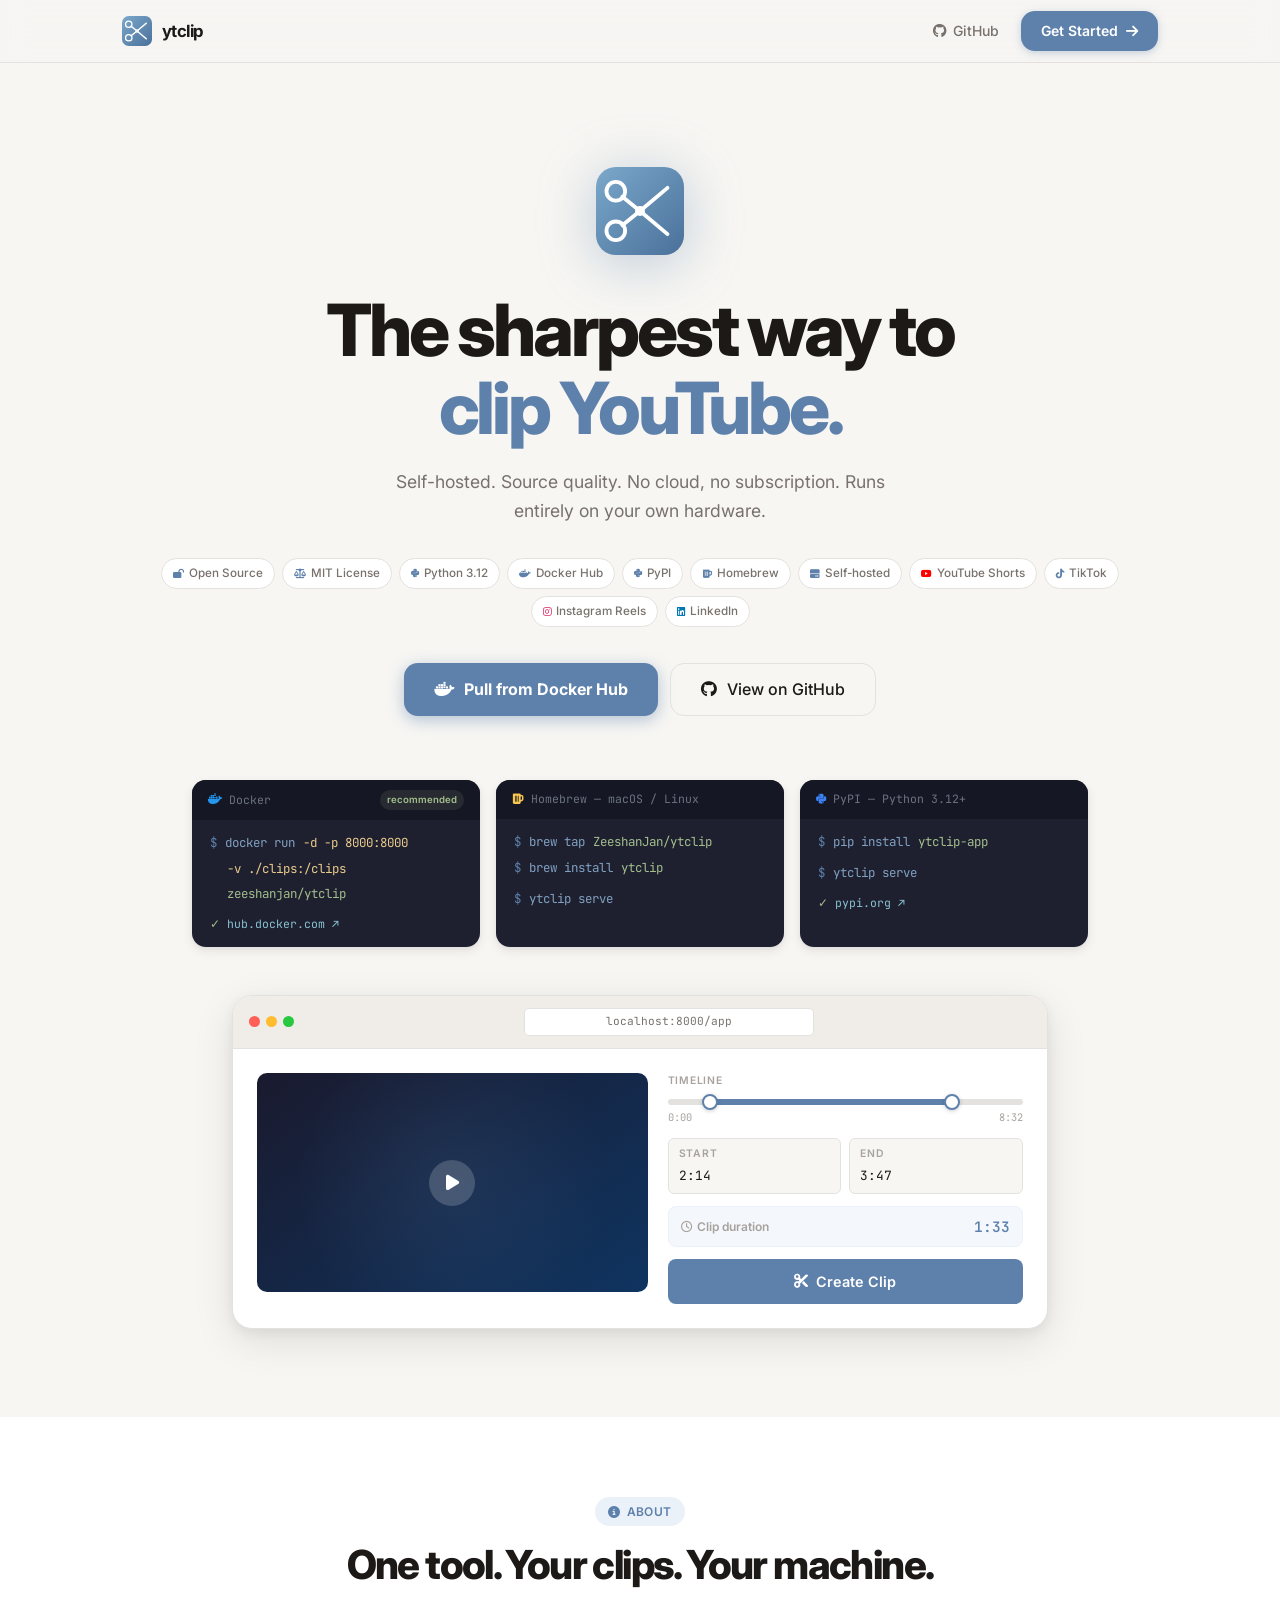
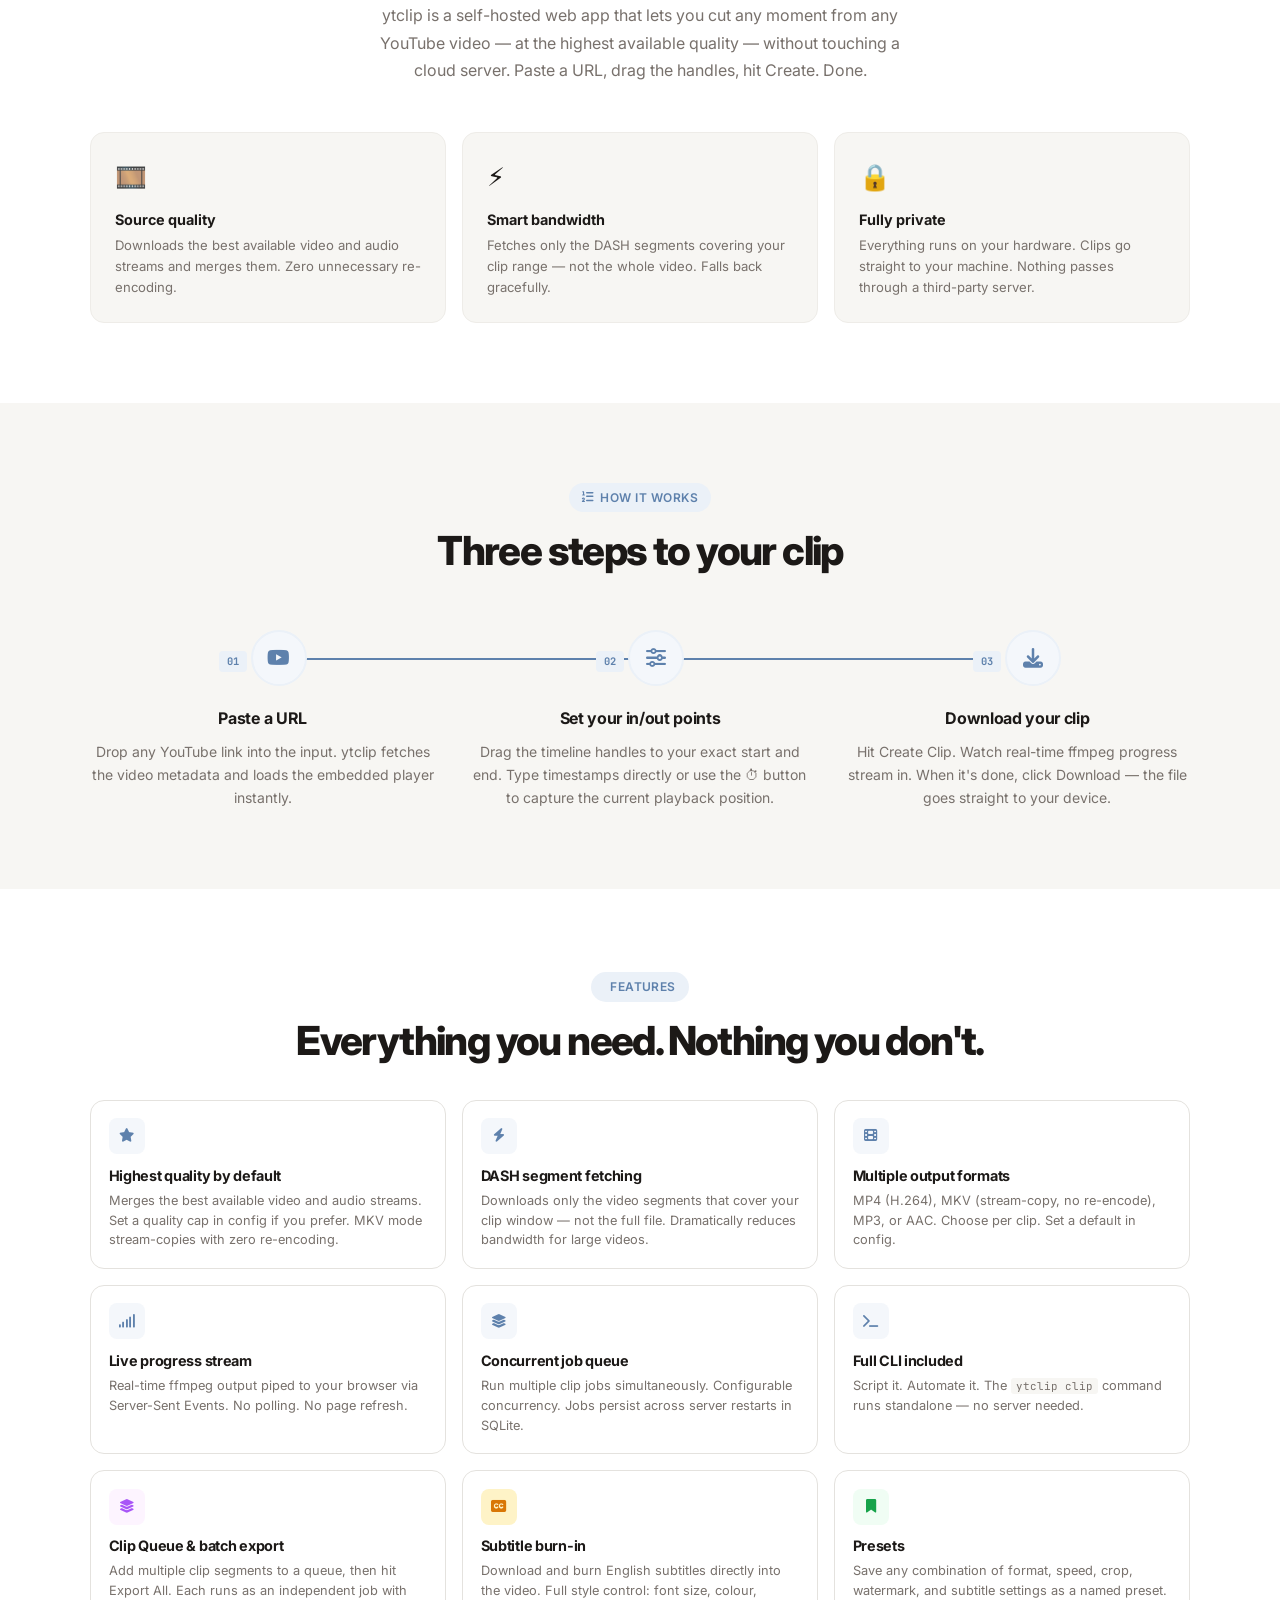
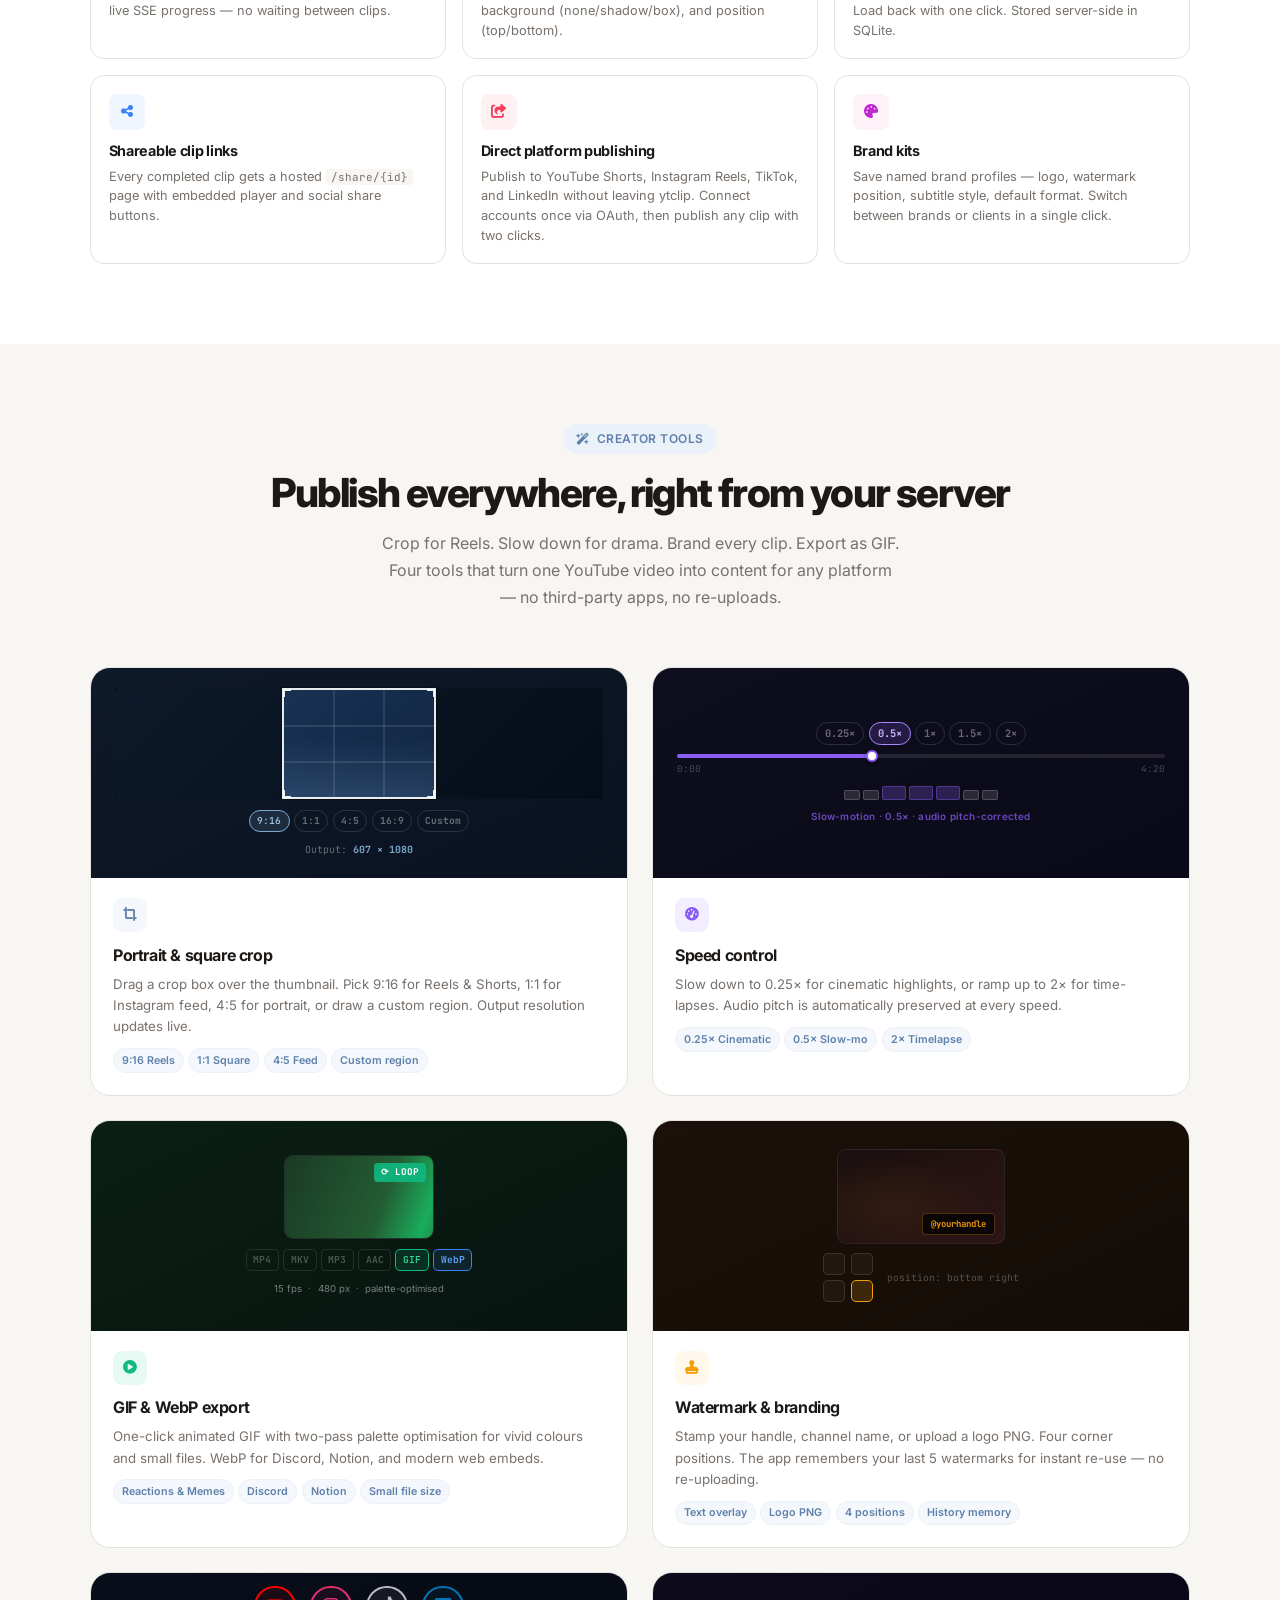
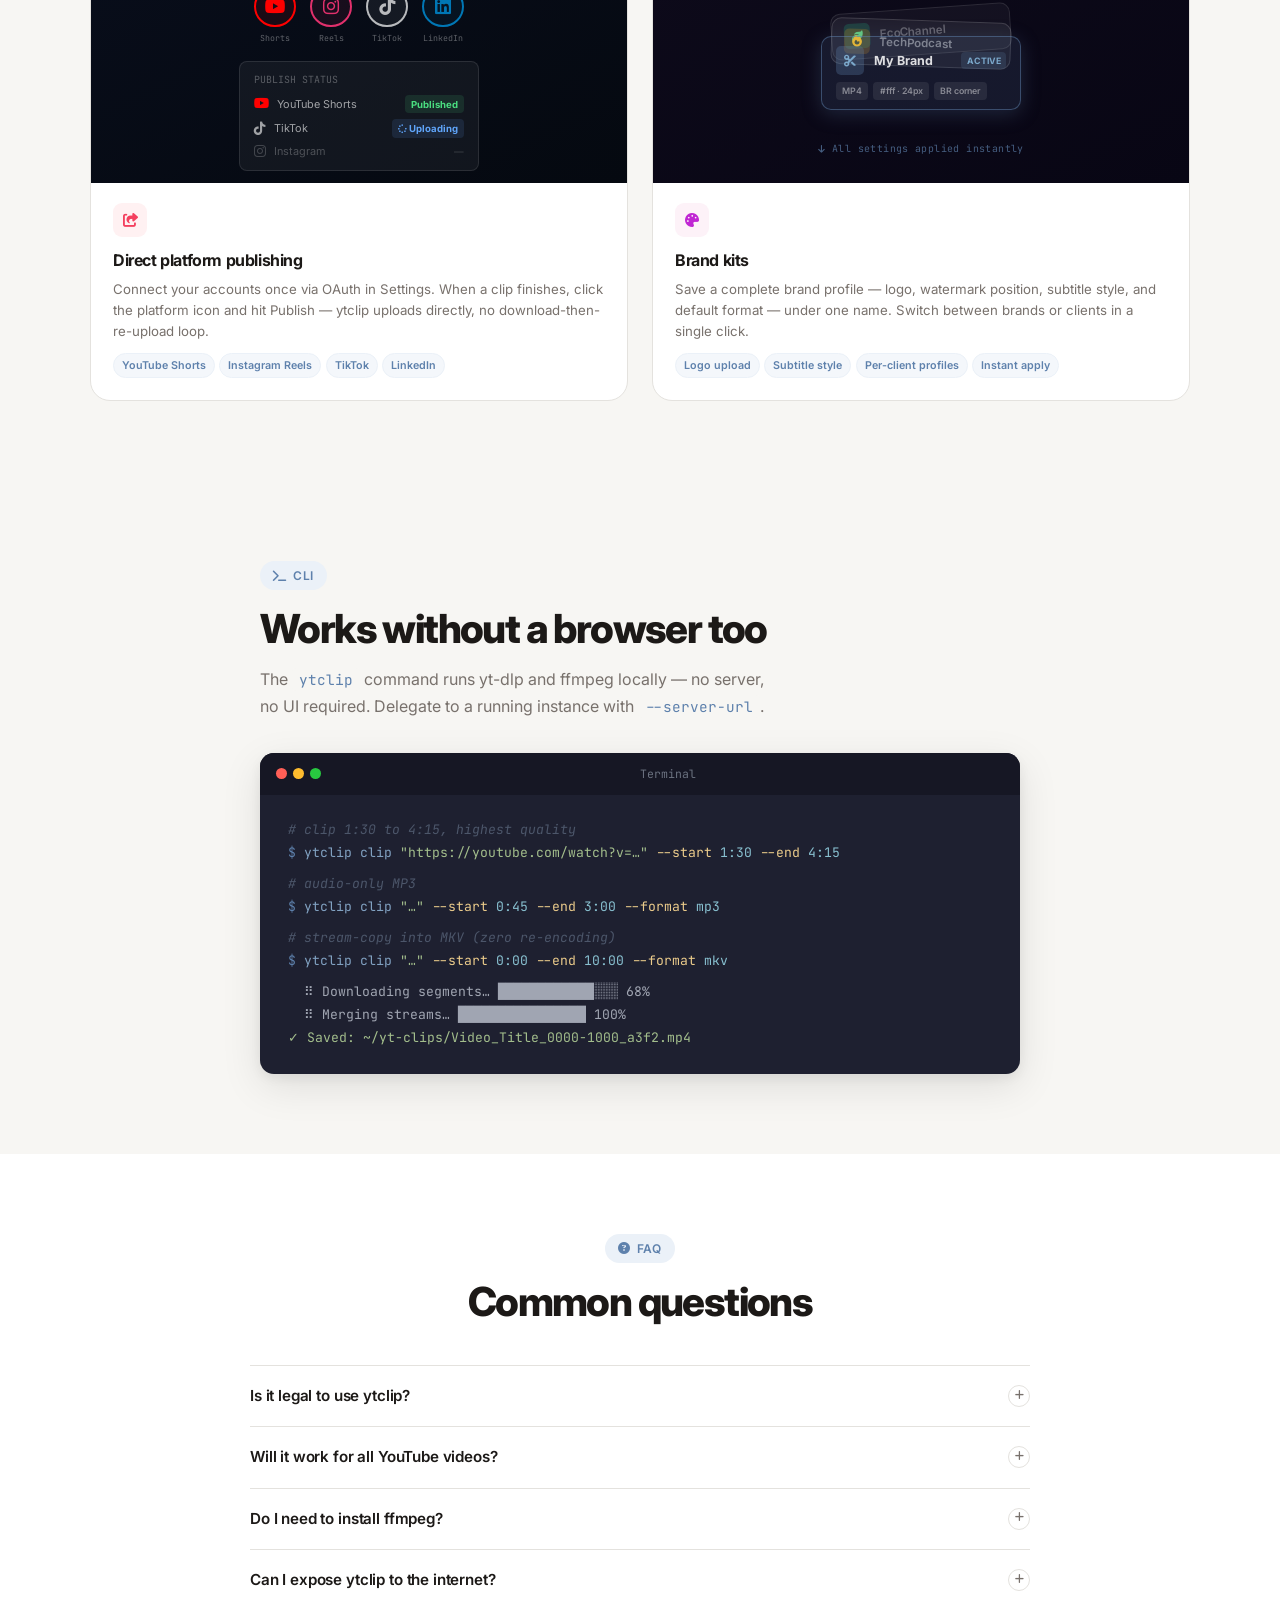
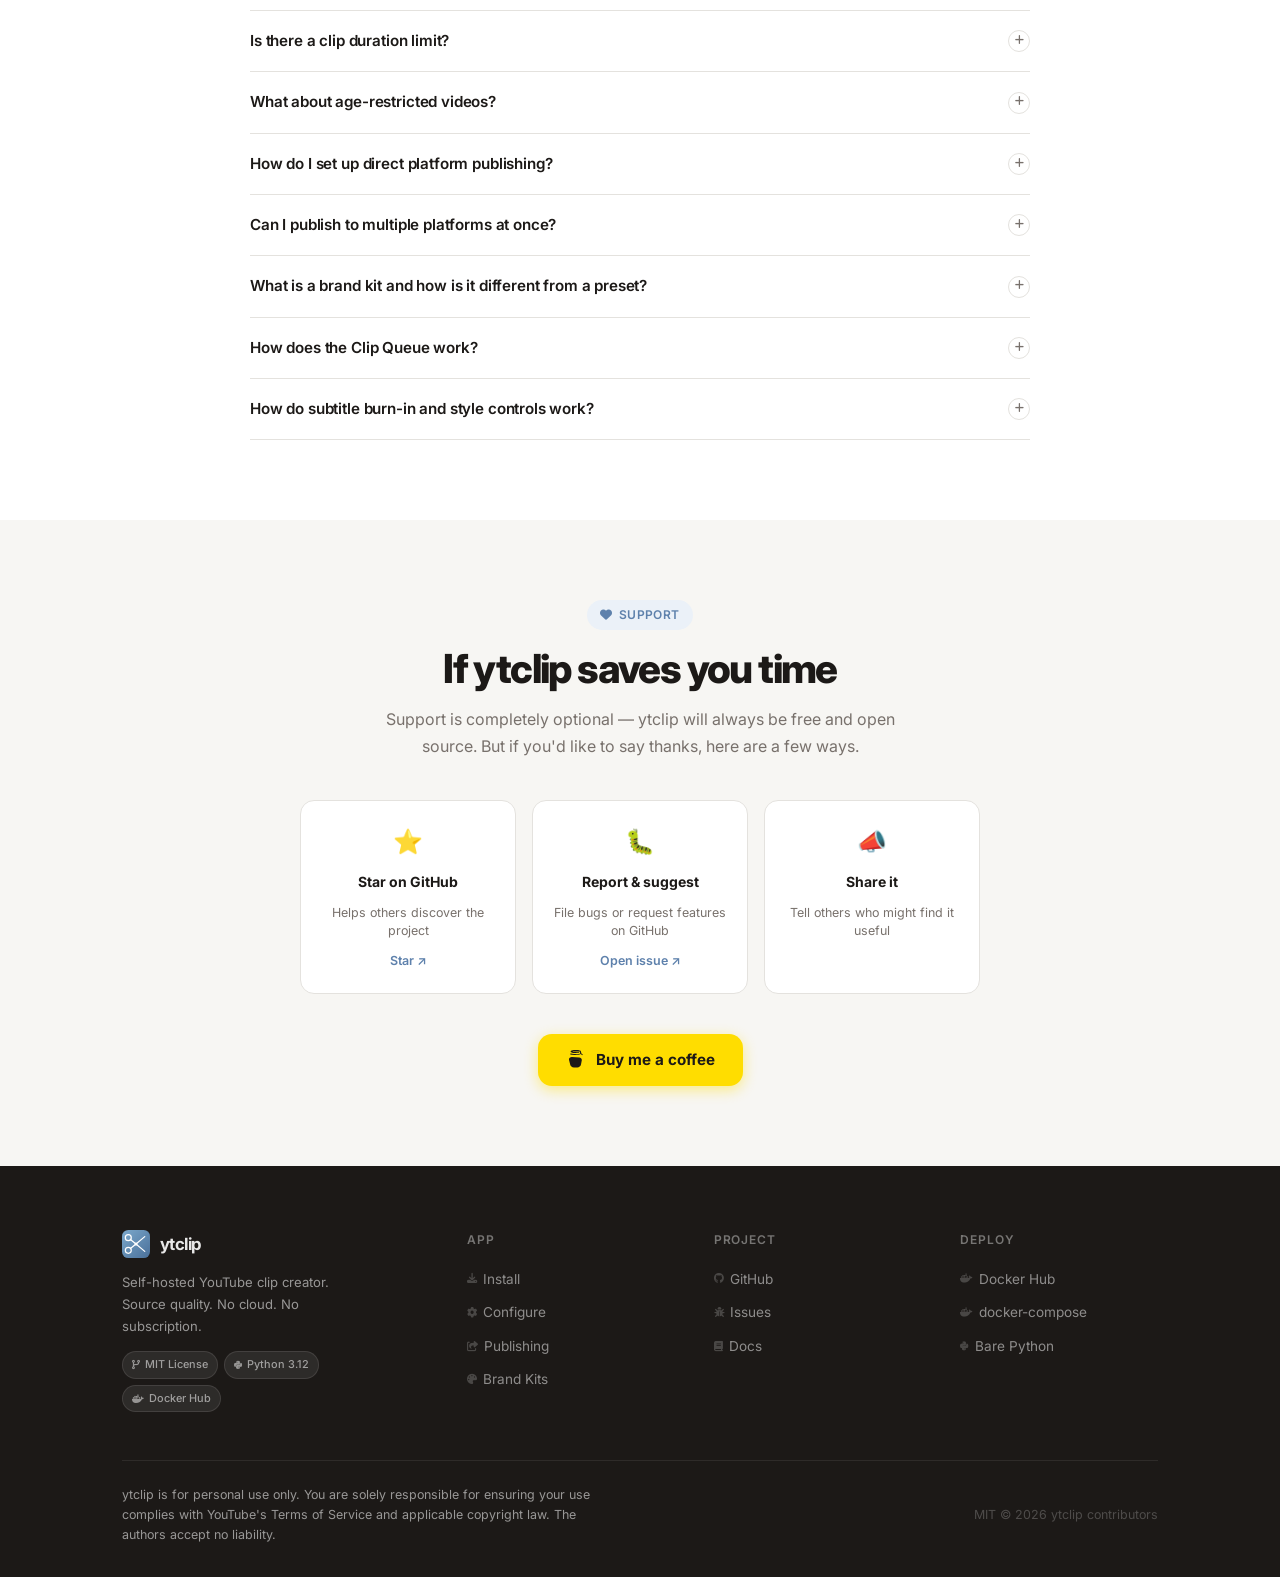
<file: docs/index.html>
<!DOCTYPE html>
<html lang="en">
<head>
  <meta charset="UTF-8">
  <meta name="viewport" content="width=device-width, initial-scale=1.0">
  <title>ytclip — Self-hosted YouTube clip creator</title>
  <meta name="description" content="Self-hosted web app for creating clips from YouTube videos at source quality. No cloud. No subscription. Runs on your hardware.">

  <link rel="icon" type="image/svg+xml" href="favicon.svg">
  <link rel="preconnect" href="https://fonts.googleapis.com">
  <link rel="preconnect" href="https://fonts.gstatic.com" crossorigin>
  <link href="https://fonts.googleapis.com/css2?family=Inter:wght@400;500;600;700;800&family=JetBrains+Mono:wght@400;500&display=swap" rel="stylesheet">
  <link rel="stylesheet" href="https://cdnjs.cloudflare.com/ajax/libs/font-awesome/6.5.1/css/all.min.css" crossorigin="anonymous" referrerpolicy="no-referrer">

  <style>
    :root {
      --bg:           #f7f6f3;
      --surface:      #ffffff;
      --border:       #e4e2de;
      --border-light: #eeece8;
      --text:         #1c1917;
      --muted:        #78716c;
      --faint:        #a8a29e;
      --primary:      #5e81ac;
      --primary-d:    #4a6f98;
      --primary-bg:   #ebf1f8;
      --primary-xl:   #f4f7fb;
      --radius-s:     8px;
      --radius-m:     14px;
      --radius-l:     20px;
      --shadow-s:     0 1px 3px rgba(0,0,0,.06),0 1px 2px rgba(0,0,0,.04);
      --shadow-m:     0 4px 12px rgba(0,0,0,.08),0 2px 4px rgba(0,0,0,.04);
      --shadow-l:     0 12px 40px rgba(0,0,0,.1),0 4px 12px rgba(0,0,0,.06);
    }

    *,*::before,*::after{box-sizing:border-box;margin:0;padding:0}
    html{scroll-behavior:smooth}
    body{font-family:'Inter',system-ui,sans-serif;background:var(--bg);color:var(--text);line-height:1.6;-webkit-font-smoothing:antialiased}
    a{text-decoration:none;color:inherit}
    img{display:block;max-width:100%}

    /* ── LOGO SVG ANIMATION ───────────────────────────── */
    .logo-svg #upper-arm{transform-origin:40px 40px;animation:snip-upper 3.5s ease-in-out 0.8s infinite}
    .logo-svg #lower-arm{transform-origin:40px 40px;animation:snip-lower 3.5s ease-in-out 0.8s infinite}
    .logo-svg-sm #upper-arm{transform-origin:40px 40px;animation:snip-upper 3.5s ease-in-out 0.8s infinite}
    .logo-svg-sm #lower-arm{transform-origin:40px 40px;animation:snip-lower 3.5s ease-in-out 0.8s infinite}

    @keyframes snip-upper{0%,55%,100%{transform:rotate(0deg)}72%{transform:rotate(-15deg)}82%{transform:rotate(2deg)}90%{transform:rotate(0deg)}}
    @keyframes snip-lower{0%,55%,100%{transform:rotate(0deg)}72%{transform:rotate(15deg)}82%{transform:rotate(-2deg)}90%{transform:rotate(0deg)}}
    @keyframes logo-float{0%,100%{transform:translateY(0)}50%{transform:translateY(-7px)}}

    /* ── NAV ──────────────────────────────────────────── */
    .nav{position:sticky;top:0;z-index:100;background:rgba(247,246,243,.9);backdrop-filter:blur(14px);-webkit-backdrop-filter:blur(14px);border-bottom:1px solid var(--border)}
    .nav-inner{max-width:1100px;margin:0 auto;padding:0 2rem;height:62px;display:flex;align-items:center;justify-content:space-between}
    .nav-brand{display:flex;align-items:center;gap:10px;font-size:1.05rem;font-weight:700;letter-spacing:-.03em}
    .nav-actions{display:flex;align-items:center;gap:8px}

    .btn-ghost-sm{display:inline-flex;align-items:center;gap:6px;padding:8px 14px;border-radius:var(--radius-s);font-size:.875rem;font-weight:500;font-family:inherit;color:var(--muted);background:transparent;border:none;cursor:pointer;transition:background .12s,color .12s}
    .btn-ghost-sm:hover{background:var(--border);color:var(--text)}

    .btn-pill{display:inline-flex;align-items:center;gap:8px;padding:9px 20px;border-radius:var(--radius-m);font-size:.875rem;font-weight:600;font-family:inherit;color:#fff;background:var(--primary);border:none;cursor:pointer;transition:background .15s,transform .1s;box-shadow:0 2px 8px rgba(94,129,172,.35)}
    .btn-pill:hover{background:var(--primary-d);transform:translateY(-1px)}
    .btn-pill:active{transform:scale(.98)}

    /* ── HERO ─────────────────────────────────────────── */
    .hero{text-align:center;padding:6.5rem 2rem 4rem;max-width:1100px;margin:0 auto}
    .hero-logo{margin-bottom:2.25rem;display:flex;justify-content:center}
    .hero-logo .logo-svg{width:88px;height:88px;filter:drop-shadow(0 8px 28px rgba(94,129,172,.38));animation:logo-float 3.5s ease-in-out infinite}
    .hero h1{font-size:clamp(2.5rem,6vw,4.5rem);font-weight:800;letter-spacing:-.045em;line-height:1.08;margin-bottom:1.25rem}
    .hero h1 .cut{color:var(--primary)}
    .hero-sub{font-size:1.1rem;color:var(--muted);max-width:500px;margin:0 auto 2rem;line-height:1.7}
    .hero-tags{display:flex;justify-content:center;flex-wrap:wrap;gap:7px;margin-bottom:2.25rem}
    .tag{display:inline-flex;align-items:center;gap:5px;padding:5px 11px;background:var(--surface);border:1px solid var(--border);border-radius:9999px;font-size:.73rem;font-weight:500;color:var(--muted)}
    .tag i{font-size:.6rem;color:var(--primary)}
    .hero-cta{display:flex;justify-content:center;gap:12px;flex-wrap:wrap}

    .btn-hero{display:inline-flex;align-items:center;gap:10px;padding:14px 30px;background:var(--primary);color:#fff;border-radius:var(--radius-m);font-size:1rem;font-weight:700;font-family:inherit;border:none;cursor:pointer;transition:background .15s,transform .1s,box-shadow .15s;text-decoration:none;box-shadow:0 4px 16px rgba(94,129,172,.45)}
    .btn-hero:hover{background:var(--primary-d);box-shadow:0 6px 22px rgba(94,129,172,.55);transform:translateY(-2px)}
    .btn-hero-ghost{display:inline-flex;align-items:center;gap:10px;padding:13px 30px;color:var(--text);background:transparent;border:1.5px solid var(--border);border-radius:var(--radius-m);font-size:1rem;font-weight:500;font-family:inherit;cursor:pointer;transition:border-color .15s,background .15s,transform .1s}
    .btn-hero-ghost:hover{border-color:var(--faint);background:var(--surface);transform:translateY(-2px)}

    /* ── PREVIEW ──────────────────────────────────────── */
    .preview-section{max-width:880px;margin:0 auto;padding:0 2rem 5.5rem}
    .browser-mock{background:var(--surface);border:1px solid var(--border);border-radius:var(--radius-l);box-shadow:var(--shadow-l);overflow:hidden}
    .browser-bar{padding:12px 16px;background:#f0ede9;border-bottom:1px solid var(--border);display:flex;align-items:center;gap:12px}
    .dots{display:flex;gap:6px}
    .dots span{width:11px;height:11px;border-radius:50%;display:block}
    .dot-r{background:#ff5f57}.dot-y{background:#febc2e}.dot-g{background:#28c840}
    .url-bar{flex:1;background:var(--surface);border:1px solid var(--border);border-radius:5px;padding:4px 12px;font-size:.7rem;color:var(--muted);font-family:'JetBrains Mono',monospace;max-width:290px;margin:0 auto;text-align:center}
    .browser-body{padding:1.5rem;display:grid;grid-template-columns:1.1fr 1fr;gap:1.25rem;align-items:start}
    /* fake video */
    .fake-video{aspect-ratio:16/9;background:linear-gradient(145deg,#1a1a2e,#0f3460);border-radius:10px;display:flex;align-items:center;justify-content:center;position:relative;overflow:hidden}
    .fake-video::after{content:'';position:absolute;inset:0;background:radial-gradient(circle at 50% 50%,rgba(94,129,172,.15) 0%,transparent 70%)}
    .fake-play{width:46px;height:46px;background:rgba(255,255,255,.18);backdrop-filter:blur(4px);border-radius:50%;display:flex;align-items:center;justify-content:center;color:#fff;font-size:1.1rem;z-index:1}
    /* fake controls */
    .fake-ctrl{display:flex;flex-direction:column;gap:.75rem}
    .fake-lbl{font-size:.65rem;font-weight:600;text-transform:uppercase;letter-spacing:.07em;color:var(--faint)}
    .fake-slider-wrap{position:relative;height:6px;background:#e4e2de;border-radius:9999px;margin:10px 0 4px}
    .fake-fill{position:absolute;left:12%;right:20%;height:100%;background:var(--primary);border-radius:9999px}
    .fake-t{position:absolute;width:16px;height:16px;border-radius:50%;background:#fff;border:2.5px solid var(--primary);top:50%;box-shadow:0 1px 4px rgba(0,0,0,.2)}
    .fake-t-s{left:12%;transform:translate(-50%,-50%)}
    .fake-t-e{right:20%;transform:translate(50%,-50%)}
    .fake-labels{display:flex;justify-content:space-between;font-size:.65rem;color:var(--faint);font-family:'JetBrains Mono',monospace}
    .fake-row{display:flex;gap:8px}
    .fake-box{flex:1;background:var(--bg);border:1.5px solid var(--border);border-radius:6px;padding:7px 10px}
    .fake-box .fake-lbl{margin-bottom:3px}
    .fake-val{font-family:'JetBrains Mono',monospace;font-size:.8rem;color:var(--text)}
    .fake-dur{display:flex;justify-content:space-between;align-items:center;padding:8px 12px;background:var(--primary-xl);border:1px solid var(--primary-bg);border-radius:8px}
    .fake-dur-v{font-family:'JetBrains Mono',monospace;font-size:.9rem;font-weight:600;color:var(--primary)}
    .fake-create{width:100%;padding:11px;background:var(--primary);color:#fff;border:none;border-radius:8px;font-size:.9rem;font-weight:600;font-family:inherit;cursor:default;display:flex;align-items:center;justify-content:center;gap:8px}

    /* ── SECTION SHELL ────────────────────────────────── */
    .section{padding:5rem 2rem}
    .section-inner{max-width:1100px;margin:0 auto}
    .section-alt{background:var(--surface)}
    .section-tag{display:inline-flex;align-items:center;gap:6px;padding:5px 13px;background:var(--primary-bg);color:var(--primary);border-radius:9999px;font-size:.75rem;font-weight:600;letter-spacing:.04em;text-transform:uppercase;margin-bottom:1rem}
    .section-h{font-size:clamp(1.75rem,3.5vw,2.5rem);font-weight:800;letter-spacing:-.04em;line-height:1.15;margin-bottom:.875rem}
    .section-sub{font-size:1rem;color:var(--muted);max-width:520px;line-height:1.7}
    .section-center{text-align:center}
    .section-center .section-sub{margin:0 auto}

    /* ── HOW IT WORKS ─────────────────────────────────── */
    .steps{display:grid;grid-template-columns:repeat(3,1fr);gap:2rem;margin-top:3.5rem;position:relative}
    .steps::before{content:'';position:absolute;top:28px;left:calc(16.6% + 1.5rem);right:calc(16.6% + 1.5rem);height:1.5px;background:linear-gradient(90deg,var(--primary) 0%,var(--primary) 50%,var(--border) 50%);background-size:200% 100%;animation:progress-line 2s ease-out forwards;animation-play-state:paused}
    .steps.revealed::before{animation-play-state:running}

    @keyframes progress-line{from{background-position:100% 0}to{background-position:0 0}}

    .step{text-align:center;position:relative}
    .step-num{width:56px;height:56px;border-radius:50%;background:var(--primary-xl);border:2px solid var(--primary-bg);display:inline-flex;align-items:center;justify-content:center;margin:0 auto 1.25rem;position:relative;z-index:1;transition:background .3s,border-color .3s,box-shadow .3s}
    .step-num i{font-size:1.25rem;color:var(--primary)}
    .step:hover .step-num{background:var(--primary);border-color:var(--primary);box-shadow:0 4px 16px rgba(94,129,172,.4)}
    .step:hover .step-num i{color:#fff}
    .step h3{font-size:1rem;font-weight:700;letter-spacing:-.02em;margin-bottom:.5rem}
    .step p{font-size:.875rem;color:var(--muted);line-height:1.65}
    .step-badge{display:inline-block;padding:2px 8px;background:var(--primary-bg);color:var(--primary);border-radius:4px;font-size:.65rem;font-weight:700;font-family:'JetBrains Mono',monospace;margin-bottom:.5rem}

    /* ── FEATURES ─────────────────────────────────────── */
    .features-grid{display:grid;grid-template-columns:repeat(3,1fr);gap:1rem;margin-top:2.25rem}
    .feat-card{background:var(--surface);border:1px solid var(--border);border-radius:var(--radius-m);padding:1.1rem;transition:box-shadow .2s,border-color .2s,transform .2s}
    .feat-card:hover{box-shadow:var(--shadow-m);border-color:var(--primary-bg);transform:translateY(-2px)}
    .feat-icon{width:36px;height:36px;border-radius:8px;background:var(--primary-xl);display:flex;align-items:center;justify-content:center;margin-bottom:.6rem;font-size:.85rem;color:var(--primary)}
    .feat-card h3{font-size:.9rem;font-weight:700;letter-spacing:-.02em;margin-bottom:.25rem}
    .feat-card p{font-size:.8rem;color:var(--muted);line-height:1.55}
    .feat-card--wide{grid-column:1/-1;display:flex;align-items:flex-start;gap:1.25rem}
    .feat-card--wide .feat-icon{flex-shrink:0;margin-bottom:0}

    /* ── CLI ──────────────────────────────────────────── */
    .cli-section{max-width:760px;margin:0 auto}
    .cli-window{background:#1e2030;border-radius:var(--radius-m);overflow:hidden;box-shadow:var(--shadow-l)}
    .cli-bar{padding:12px 16px;background:#161724;display:flex;align-items:center;gap:10px}
    .cli-bar .dots span{} /* reuse existing */
    .cli-title{font-size:.72rem;color:#6b7280;font-family:'JetBrains Mono',monospace;margin:0 auto}
    .cli-body{padding:1.5rem 1.75rem;font-family:'JetBrains Mono',monospace;font-size:.82rem;line-height:1.75}
    .cli-line{display:flex;gap:.5rem;flex-wrap:wrap}
    .c-prompt{color:#5e81ac;user-select:none}
    .c-cmd{color:#81a1c1}
    .c-arg{color:#a3be8c}
    .c-flag{color:#ebcb8b}
    .c-val{color:#88c0d0}
    .c-comment{color:#4c566a;font-style:italic}
    .c-output{color:#d8dee9;opacity:.7;padding-left:1rem}
    .c-success{color:#a3be8c}
    .cli-spacer{height:.5rem}

    /* ── FAQ ──────────────────────────────────────────── */
    .faq-list{margin-top:2.5rem;display:flex;flex-direction:column;gap:0}
    .faq-item{border-bottom:1px solid var(--border)}
    .faq-item:first-child{border-top:1px solid var(--border)}
    .faq-item summary{list-style:none;cursor:pointer;padding:1.125rem 0;display:flex;justify-content:space-between;align-items:center;gap:1rem;font-weight:600;font-size:.95rem;letter-spacing:-.01em;transition:color .15s}
    .faq-item summary::-webkit-details-marker{display:none}
    .faq-item summary:hover{color:var(--primary)}
    .faq-icon{width:22px;height:22px;border-radius:50%;border:1.5px solid var(--border);display:flex;align-items:center;justify-content:center;flex-shrink:0;transition:transform .25s,background .2s,border-color .2s;font-size:.65rem;color:var(--muted)}
    .faq-item[open] .faq-icon{transform:rotate(45deg);background:var(--primary);border-color:var(--primary);color:#fff}
    .faq-body{padding:0 0 1.25rem;max-width:680px}
    .faq-body p{font-size:.9rem;color:var(--muted);line-height:1.75}
    .faq-body code{background:var(--bg);padding:2px 6px;border-radius:4px;font-family:'JetBrains Mono',monospace;font-size:.85em;color:var(--primary)}

    /* ── FOOTER ───────────────────────────────────────── */
    footer{background:var(--text);color:rgba(255,255,255,.55)}
    .footer-inner{max-width:1100px;margin:0 auto;padding:4rem 2rem 2rem}
    .footer-top{display:grid;grid-template-columns:1.5fr repeat(3,1fr);gap:3rem;margin-bottom:3rem}
    .footer-brand{display:flex;flex-direction:column;gap:.875rem}
    .footer-brand-row{display:flex;align-items:center;gap:10px}
    .footer-brand-name{font-size:1.05rem;font-weight:700;letter-spacing:-.03em;color:rgba(255,255,255,.9)}
    .footer-tagline{font-size:.82rem;line-height:1.65;max-width:240px}
    .footer-badges{display:flex;gap:6px;flex-wrap:wrap}
    .footer-badge{display:inline-flex;align-items:center;gap:5px;padding:4px 9px;background:rgba(255,255,255,.08);border:1px solid rgba(255,255,255,.1);border-radius:9999px;font-size:.68rem;font-weight:500}
    .footer-badge i{font-size:.58rem;color:rgba(255,255,255,.5)}
    .footer-col h4{font-size:.75rem;font-weight:600;text-transform:uppercase;letter-spacing:.08em;color:rgba(255,255,255,.4);margin-bottom:1rem}
    .footer-col ul{list-style:none;display:flex;flex-direction:column;gap:.5rem}
    .footer-col a{font-size:.85rem;color:rgba(255,255,255,.5);transition:color .15s}
    .footer-col a:hover{color:rgba(255,255,255,.9)}
    .footer-bottom{border-top:1px solid rgba(255,255,255,.08);padding-top:1.5rem;display:flex;justify-content:space-between;align-items:center;flex-wrap:wrap;gap:.75rem;font-size:.78rem}
    .footer-legal{max-width:500px;line-height:1.6}

    /* ── REVEAL ANIMATIONS ────────────────────────────── */
    .reveal{opacity:0;transform:translateY(24px);transition:opacity .6s ease,transform .6s ease}
    .reveal.revealed{opacity:1;transform:translateY(0)}
    .reveal-d1{transition-delay:.08s}
    .reveal-d2{transition-delay:.16s}
    .reveal-d3{transition-delay:.24s}
    .reveal-d4{transition-delay:.32s}
    .reveal-d5{transition-delay:.40s}
    .reveal-d6{transition-delay:.48s}

    /* ── CREATOR TOOLS ───────────────────────────────── */
    .ct-grid{display:grid;grid-template-columns:1fr 1fr;gap:1.5rem;margin-top:3.5rem}
    .ct-card{background:var(--surface);border:1px solid var(--border);border-radius:var(--radius-l);overflow:hidden;transition:box-shadow .2s,transform .2s}
    .ct-card:hover{box-shadow:var(--shadow-l);transform:translateY(-3px)}
    .ct-demo{height:210px;position:relative;display:flex;flex-direction:column;align-items:center;justify-content:center;padding:1.25rem 1.5rem;gap:.65rem;overflow:hidden}
    .ct-crop-frame{position:relative;width:100%;flex:1;min-height:0}
    .ct-mask{position:absolute;top:0;bottom:0;background:rgba(0,0,0,.55);pointer-events:none}
    .ct-mask-l{left:0;width:34.2%}.ct-mask-r{right:0;width:34.2%}
    .ct-cropbox{position:absolute;left:34.2%;right:34.2%;top:0;bottom:0;border:2px solid rgba(255,255,255,.9);box-shadow:0 0 0 1px rgba(0,0,0,.3)}
    .ct-rule{position:absolute;pointer-events:none}
    .ct-rule-h{left:0;right:0;height:1px;background:rgba(255,255,255,.2);transform:translateY(-50%)}
    .ct-rule-v{top:0;bottom:0;width:1px;background:rgba(255,255,255,.2);transform:translateX(-50%)}
    .ct-corner{position:absolute;width:8px;height:8px;border:2.5px solid rgba(255,255,255,.9)}
    .ct-corner-tl{top:-1px;left:-1px;border-right:0;border-bottom:0}
    .ct-corner-tr{top:-1px;right:-1px;border-left:0;border-bottom:0}
    .ct-corner-bl{bottom:-1px;left:-1px;border-right:0;border-top:0}
    .ct-corner-br{bottom:-1px;right:-1px;border-left:0;border-top:0}
    .ct-presets{display:flex;gap:.28rem}
    .ct-pill{font-size:.6rem;font-weight:700;font-family:'JetBrains Mono',monospace;padding:.15rem .45rem;border-radius:9999px;border:1.5px solid rgba(255,255,255,.13);color:rgba(255,255,255,.38)}
    .ct-pill-active{border-color:#7ba8cb;color:#9bbdd4;background:rgba(94,129,172,.2)}
    .ct-res{font-size:.62rem;color:rgba(255,255,255,.38);font-family:'JetBrains Mono',monospace}
    .ct-res strong{color:#7ba8cb}
    .ct-spd-wrap{width:100%;display:flex;flex-direction:column;gap:.55rem}
    .ct-spd-pills{display:flex;gap:.28rem;justify-content:center}
    .ct-spd-btn{padding:.15rem .5rem;border-radius:9999px;font-size:.65rem;font-weight:700;font-family:'JetBrains Mono',monospace;border:1.5px solid rgba(255,255,255,.13);color:rgba(255,255,255,.38);background:transparent}
    .ct-spd-active{border-color:#a78bfa;color:#c4b5fd;background:rgba(139,92,246,.18)}
    .ct-tl-wrap{display:flex;flex-direction:column;gap:.25rem}
    .ct-tl-track{position:relative;height:4px;background:rgba(255,255,255,.1);border-radius:9999px}
    .ct-tl-fill{position:absolute;left:0;width:40%;height:100%;background:#8b5cf6;border-radius:9999px}
    .ct-tl-dot{position:absolute;width:12px;height:12px;background:#fff;border:2px solid #8b5cf6;border-radius:50%;top:50%;left:40%;transform:translate(-50%,-50%);box-shadow:0 1px 4px rgba(0,0,0,.3)}
    .ct-tl-times{display:flex;justify-content:space-between;font-size:.58rem;color:rgba(255,255,255,.25);font-family:'JetBrains Mono',monospace}
    .ct-frames{display:flex;gap:.18rem;justify-content:center;align-items:flex-end}
    .ct-frame{border-radius:2px;background:rgba(255,255,255,.12);border:1px solid rgba(255,255,255,.18)}
    .ct-frame-n{width:16px;height:10px}
    .ct-frame-w{width:24px;height:14px;background:rgba(139,92,246,.25);border-color:rgba(139,92,246,.4)}
    .ct-spd-label{font-size:.62rem;font-weight:600;color:rgba(139,92,246,.75);text-align:center;letter-spacing:.02em}
    .ct-gif-wrap{width:100%;display:flex;flex-direction:column;gap:.65rem;align-items:center}
    .ct-gif-box{width:150px;height:84px;border-radius:9px;overflow:hidden;position:relative;border:1px solid rgba(255,255,255,.1)}
    .ct-gif-shimmer{position:absolute;inset:0;background:linear-gradient(110deg,#1b3a24 0%,#235c32 35%,#1aac5c 50%,#235c32 65%,#1b3a24 100%);background-size:200% 100%;animation:gif-shimmer 1.8s ease-in-out infinite}
    @keyframes gif-shimmer{0%{background-position:200% 0}100%{background-position:-200% 0}}
    .ct-gif-lp{position:absolute;top:7px;right:7px;font-size:.58rem;font-weight:700;padding:2px 7px;background:rgba(16,185,129,.9);color:#fff;border-radius:4px;font-family:'JetBrains Mono',monospace}
    .ct-fmts{display:flex;gap:.25rem;flex-wrap:wrap;justify-content:center}
    .ct-fmt{padding:.13rem .42rem;border-radius:5px;font-size:.6rem;font-weight:600;font-family:'JetBrains Mono',monospace;border:1px solid rgba(255,255,255,.1);color:rgba(255,255,255,.28)}
    .ct-fmt-on{border-color:#10b981;color:#34d399;background:rgba(16,185,129,.14)}
    .ct-gif-meta{display:flex;gap:.4rem;font-size:.6rem;color:rgba(255,255,255,.32);align-items:center}
    .ct-wm-wrap{width:100%;display:flex;flex-direction:column;gap:.55rem;align-items:center}
    .ct-wm-vid{width:168px;height:95px;border-radius:9px;background:linear-gradient(145deg,#1a0f0f,#2d1515);border:1px solid rgba(255,255,255,.08);position:relative;overflow:hidden}
    .ct-wm-scene{position:absolute;inset:0;background:radial-gradient(ellipse at 30% 60%,rgba(245,158,11,.07),transparent 60%)}
    .ct-wm-badge{position:absolute;bottom:8px;right:9px;font-size:.56rem;font-weight:700;font-family:'JetBrains Mono',monospace;padding:3px 8px;background:rgba(0,0,0,.72);color:rgba(245,158,11,.95);border-radius:4px;border:1px solid rgba(245,158,11,.28);animation:wm-fade 2.5s ease-in-out infinite}
    @keyframes wm-fade{0%,100%{opacity:.65}50%{opacity:1}}
    .ct-pos-grid{display:grid;grid-template-columns:1fr 1fr;gap:.3rem;width:52px}
    .ct-pos-cell{width:22px;height:22px;border-radius:5px;border:1.5px solid rgba(255,255,255,.12);background:rgba(255,255,255,.04)}
    .ct-pos-on{border-color:#f59e0b;background:rgba(245,158,11,.18)}
    .ct-wm-hint{font-size:.6rem;color:rgba(255,255,255,.28);font-family:'JetBrains Mono',monospace}
    .ct-copy{padding:1.25rem 1.375rem 1.375rem}
    .ct-icon{width:34px;height:34px;border-radius:9px;background:var(--primary-xl);color:var(--primary);display:flex;align-items:center;justify-content:center;font-size:.85rem;margin-bottom:.65rem}
    .ct-copy h3{font-size:1rem;font-weight:700;letter-spacing:-.025em;margin-bottom:.35rem}
    .ct-copy p{font-size:.83rem;color:var(--muted);line-height:1.6;margin-bottom:.65rem}
    .ct-chips{display:flex;flex-wrap:wrap;gap:.28rem}
    .ct-chips span{font-size:.67rem;font-weight:600;padding:.18rem .5rem;border-radius:9999px;background:var(--primary-xl);color:var(--primary);border:1px solid var(--primary-bg)}

    /* ── RESPONSIVE ───────────────────────────────────── */
    @media(max-width:768px){
      .browser-body{grid-template-columns:1fr}
      .fake-video{display:none}
      .steps{grid-template-columns:1fr}
      .steps::before{display:none}
      .features-grid{grid-template-columns:1fr 1fr}
      .ct-grid{grid-template-columns:1fr}
      .footer-top{grid-template-columns:1fr 1fr;gap:2rem}
      .footer-bottom{flex-direction:column;align-items:flex-start}
    }
    @media(max-width:480px){
      .hero{padding:4rem 1.25rem 2.5rem}
      .section{padding:3.5rem 1.25rem}
      .features-grid{grid-template-columns:1fr}
      .footer-top{grid-template-columns:1fr}
    }
  </style>
</head>
<body>

<!-- ── NAV ──────────────────────────────────────────────────────────── -->
<nav class="nav">
  <div class="nav-inner">
    <a href="/" class="nav-brand">
      <svg class="logo-svg-sm" width="30" height="30" viewBox="0 0 80 80" xmlns="http://www.w3.org/2000/svg">
        <defs>
          <linearGradient id="ng" x1="0" y1="0" x2="80" y2="80" gradientUnits="userSpaceOnUse">
            <stop offset="0%" stop-color="#7ba8cb"/><stop offset="100%" stop-color="#4a709a"/>
          </linearGradient>
        </defs>
        <rect width="80" height="80" rx="18" fill="url(#ng)"/>
        <g id="upper-arm">
          <circle cx="18" cy="22" r="8.5" fill="none" stroke="white" stroke-width="3.5"/>
          <line x1="24" y1="27" x2="40" y2="40" stroke="white" stroke-width="3.5" stroke-linecap="round"/>
          <line x1="40" y1="40" x2="65" y2="19" stroke="white" stroke-width="3.5" stroke-linecap="round"/>
        </g>
        <g id="lower-arm">
          <circle cx="18" cy="58" r="8.5" fill="none" stroke="white" stroke-width="3.5"/>
          <line x1="24" y1="53" x2="40" y2="40" stroke="white" stroke-width="3.5" stroke-linecap="round"/>
          <line x1="40" y1="40" x2="65" y2="61" stroke="white" stroke-width="3.5" stroke-linecap="round"/>
        </g>
        <circle cx="40" cy="40" r="4.5" fill="white"/>
      </svg>
      ytclip
    </a>
    <div class="nav-actions">
      <a href="https://github.com/ZeeshanJan/ytclip" target="_blank" rel="noopener" class="btn-ghost-sm">
        <i class="fa-brands fa-github"></i> GitHub
      </a>
      <a href="https://hub.docker.com/r/zeeshanjan/ytclip" target="_blank" rel="noopener" class="btn-pill">
        Get Started <i class="fa-solid fa-arrow-right"></i>
      </a>
    </div>
  </div>
</nav>

<!-- ── HERO ──────────────────────────────────────────────────────────── -->
<section class="hero">
  <div class="hero-logo">
    <svg class="logo-svg" viewBox="0 0 80 80" xmlns="http://www.w3.org/2000/svg">
      <defs>
        <linearGradient id="hg" x1="0" y1="0" x2="80" y2="80" gradientUnits="userSpaceOnUse">
          <stop offset="0%" stop-color="#7ba8cb"/><stop offset="100%" stop-color="#4a709a"/>
        </linearGradient>
      </defs>
      <rect width="80" height="80" rx="18" fill="url(#hg)"/>
      <g id="upper-arm">
        <circle cx="18" cy="22" r="8.5" fill="none" stroke="white" stroke-width="3.5"/>
        <line x1="24" y1="27" x2="40" y2="40" stroke="white" stroke-width="3.5" stroke-linecap="round"/>
        <line x1="40" y1="40" x2="65" y2="19" stroke="white" stroke-width="3.5" stroke-linecap="round"/>
      </g>
      <g id="lower-arm">
        <circle cx="18" cy="58" r="8.5" fill="none" stroke="white" stroke-width="3.5"/>
        <line x1="24" y1="53" x2="40" y2="40" stroke="white" stroke-width="3.5" stroke-linecap="round"/>
        <line x1="40" y1="40" x2="65" y2="61" stroke="white" stroke-width="3.5" stroke-linecap="round"/>
      </g>
      <circle cx="40" cy="40" r="4.5" fill="white"/>
    </svg>
  </div>

  <h1>The sharpest way to<br><span class="cut">clip YouTube.</span></h1>

  <p class="hero-sub">Self-hosted. Source quality. No cloud, no subscription. Runs entirely on your own hardware.</p>

  <div class="hero-tags">
    <span class="tag"><i class="fa-solid fa-lock-open"></i> Open Source</span>
    <span class="tag"><i class="fa-solid fa-scale-balanced"></i> MIT License</span>
    <span class="tag"><i class="fa-brands fa-python"></i> Python 3.12</span>
    <span class="tag"><i class="fa-brands fa-docker"></i> <a href="https://hub.docker.com/r/zeeshanjan/ytclip" target="_blank" rel="noopener" style="color:inherit">Docker Hub</a></span>
    <span class="tag"><i class="fa-brands fa-python"></i> <a href="https://pypi.org/project/ytclip-app/" target="_blank" rel="noopener" style="color:inherit">PyPI</a></span>
    <span class="tag"><i class="fa-solid fa-beer-mug-empty"></i> Homebrew</span>
    <span class="tag"><i class="fa-solid fa-hard-drive"></i> Self-hosted</span>
    <span class="tag"><i class="fa-brands fa-youtube" style="color:#ff0000"></i> YouTube Shorts</span>
    <span class="tag"><i class="fa-brands fa-tiktok"></i> TikTok</span>
    <span class="tag"><i class="fa-brands fa-instagram" style="color:#e1306c"></i> Instagram Reels</span>
    <span class="tag"><i class="fa-brands fa-linkedin" style="color:#0077b5"></i> LinkedIn</span>
  </div>

  <div class="hero-cta">
    <a href="https://hub.docker.com/r/zeeshanjan/ytclip" target="_blank" rel="noopener" class="btn-hero">
      <i class="fa-brands fa-docker"></i> Pull from Docker Hub
    </a>
    <a href="https://github.com/ZeeshanJan/ytclip" target="_blank" rel="noopener" class="btn-hero-ghost">
      <i class="fa-brands fa-github"></i> View on GitHub
    </a>
  </div>
</section>

<!-- ── INSTALL STRIP ───────────────────────────────────────────────────── -->
<div style="max-width:960px;margin:0 auto;padding:0 2rem 3rem">
  <div style="display:grid;grid-template-columns:1fr 1fr 1fr;gap:1rem">

    <!-- Docker -->
    <div style="background:#1e2030;border-radius:var(--radius-m);overflow:hidden;box-shadow:var(--shadow-m)">
      <div style="padding:10px 16px;background:#161724;display:flex;align-items:center;justify-content:space-between;gap:.5rem">
        <div style="display:flex;align-items:center;gap:7px;font-size:.72rem;color:#6b7280;font-family:'JetBrains Mono',monospace">
          <i class="fa-brands fa-docker" style="color:#2496ed"></i> Docker
        </div>
        <span style="font-size:.6rem;font-weight:600;color:#a3be8c;background:rgba(163,190,140,.12);padding:2px 7px;border-radius:9999px">recommended</span>
      </div>
      <div style="padding:.85rem 1.1rem;font-family:'JetBrains Mono',monospace;font-size:.78rem;display:flex;flex-direction:column;gap:.35rem">
        <div style="display:flex;gap:.5rem;flex-wrap:wrap">
          <span style="color:#5e81ac;user-select:none">$</span>
          <span style="color:#81a1c1">docker run</span>
          <span style="color:#ebcb8b">-d -p 8000:8000</span>
        </div>
        <div style="padding-left:1.1rem;color:#ebcb8b">-v ./clips:/clips</div>
        <div style="padding-left:1.1rem;color:#a3be8c">zeeshanjan/ytclip</div>
        <div style="margin-top:.3rem;color:#a3be8c;font-size:.72rem">✓ <a href="https://hub.docker.com/r/zeeshanjan/ytclip" target="_blank" rel="noopener" style="color:#88c0d0">hub.docker.com ↗</a></div>
      </div>
    </div>

    <!-- Homebrew -->
    <div style="background:#1e2030;border-radius:var(--radius-m);overflow:hidden;box-shadow:var(--shadow-m)">
      <div style="padding:10px 16px;background:#161724;display:flex;align-items:center;gap:7px;font-size:.72rem;color:#6b7280;font-family:'JetBrains Mono',monospace">
        <i class="fa-solid fa-beer-mug-empty" style="color:#f9c74f"></i> Homebrew — macOS / Linux
      </div>
      <div style="padding:.85rem 1.1rem;font-family:'JetBrains Mono',monospace;font-size:.78rem;display:flex;flex-direction:column;gap:.35rem">
        <div style="display:flex;gap:.5rem">
          <span style="color:#5e81ac;user-select:none">$</span>
          <span style="color:#81a1c1">brew tap</span>
          <span style="color:#a3be8c">ZeeshanJan/ytclip</span>
        </div>
        <div style="display:flex;gap:.5rem">
          <span style="color:#5e81ac;user-select:none">$</span>
          <span style="color:#81a1c1">brew install</span>
          <span style="color:#a3be8c">ytclip</span>
        </div>
        <div style="display:flex;gap:.5rem;margin-top:.35rem">
          <span style="color:#5e81ac;user-select:none">$</span>
          <span style="color:#81a1c1">ytclip serve</span>
        </div>
      </div>
    </div>

    <!-- pip -->
    <div style="background:#1e2030;border-radius:var(--radius-m);overflow:hidden;box-shadow:var(--shadow-m)">
      <div style="padding:10px 16px;background:#161724;display:flex;align-items:center;gap:7px;font-size:.72rem;color:#6b7280;font-family:'JetBrains Mono',monospace">
        <i class="fa-brands fa-python" style="color:#3b82f6"></i> PyPI — Python 3.12+
      </div>
      <div style="padding:.85rem 1.1rem;font-family:'JetBrains Mono',monospace;font-size:.78rem;display:flex;flex-direction:column;gap:.35rem">
        <div style="display:flex;gap:.5rem">
          <span style="color:#5e81ac;user-select:none">$</span>
          <span style="color:#81a1c1">pip install</span>
          <span style="color:#a3be8c">ytclip-app</span>
        </div>
        <div style="display:flex;gap:.5rem;margin-top:.35rem">
          <span style="color:#5e81ac;user-select:none">$</span>
          <span style="color:#81a1c1">ytclip serve</span>
        </div>
        <div style="margin-top:.3rem;color:#a3be8c;font-size:.72rem">✓ <a href="https://pypi.org/project/ytclip-app/" target="_blank" rel="noopener" style="color:#88c0d0">pypi.org ↗</a></div>
      </div>
    </div>

  </div>
</div>

<!-- ── APP PREVIEW ────────────────────────────────────────────────────── -->
<div class="preview-section reveal">
  <div class="browser-mock">
    <div class="browser-bar">
      <div class="dots">
        <span class="dot-r"></span><span class="dot-y"></span><span class="dot-g"></span>
      </div>
      <div class="url-bar">localhost:8000/app</div>
    </div>
    <div class="browser-body">
      <div class="fake-video">
        <div class="fake-play"><i class="fa-solid fa-play"></i></div>
      </div>
      <div class="fake-ctrl">
        <div>
          <div class="fake-lbl">Timeline</div>
          <div class="fake-slider-wrap">
            <div class="fake-fill"></div>
            <div class="fake-t fake-t-s"></div>
            <div class="fake-t fake-t-e"></div>
          </div>
          <div class="fake-labels"><span>0:00</span><span>8:32</span></div>
        </div>
        <div class="fake-row">
          <div class="fake-box">
            <div class="fake-lbl">Start</div>
            <div class="fake-val">2:14</div>
          </div>
          <div class="fake-box">
            <div class="fake-lbl">End</div>
            <div class="fake-val">3:47</div>
          </div>
        </div>
        <div class="fake-dur">
          <span class="fake-lbl" style="text-transform:none;letter-spacing:0;font-size:.75rem;"><i class="fa-regular fa-clock" style="margin-right:4px;"></i>Clip duration</span>
          <span class="fake-dur-v">1:33</span>
        </div>
        <div class="fake-create">
          <i class="fa-solid fa-scissors"></i> Create Clip
        </div>
      </div>
    </div>
  </div>
</div>

<!-- ── WHAT IT IS ─────────────────────────────────────────────────────── -->
<section class="section section-alt">
  <div class="section-inner section-center">
    <div class="reveal">
      <div class="section-tag"><i class="fa-solid fa-info-circle"></i> About</div>
      <h2 class="section-h">One tool. Your clips. Your machine.</h2>
      <p class="section-sub">ytclip is a self-hosted web app that lets you cut any moment from any YouTube video — at the highest available quality — without touching a cloud server. Paste a URL, drag the handles, hit Create. Done.</p>
    </div>

    <div style="display:grid;grid-template-columns:repeat(3,1fr);gap:1rem;margin-top:3rem;text-align:left">
      <div class="reveal reveal-d1" style="padding:1.5rem;background:var(--bg);border-radius:var(--radius-m);border:1px solid var(--border-light)">
        <div style="font-size:1.6rem;margin-bottom:.625rem">🎞️</div>
        <div style="font-weight:700;font-size:.9rem;margin-bottom:.25rem">Source quality</div>
        <div style="font-size:.82rem;color:var(--muted);line-height:1.6">Downloads the best available video and audio streams and merges them. Zero unnecessary re-encoding.</div>
      </div>
      <div class="reveal reveal-d2" style="padding:1.5rem;background:var(--bg);border-radius:var(--radius-m);border:1px solid var(--border-light)">
        <div style="font-size:1.6rem;margin-bottom:.625rem">⚡</div>
        <div style="font-weight:700;font-size:.9rem;margin-bottom:.25rem">Smart bandwidth</div>
        <div style="font-size:.82rem;color:var(--muted);line-height:1.6">Fetches only the DASH segments covering your clip range — not the whole video. Falls back gracefully.</div>
      </div>
      <div class="reveal reveal-d3" style="padding:1.5rem;background:var(--bg);border-radius:var(--radius-m);border:1px solid var(--border-light)">
        <div style="font-size:1.6rem;margin-bottom:.625rem">🔒</div>
        <div style="font-weight:700;font-size:.9rem;margin-bottom:.25rem">Fully private</div>
        <div style="font-size:.82rem;color:var(--muted);line-height:1.6">Everything runs on your hardware. Clips go straight to your machine. Nothing passes through a third-party server.</div>
      </div>
    </div>
  </div>
</section>

<!-- ── HOW IT WORKS ────────────────────────────────────────────────────── -->
<section class="section">
  <div class="section-inner">
    <div class="section-center reveal">
      <div class="section-tag"><i class="fa-solid fa-list-ol"></i> How it works</div>
      <h2 class="section-h">Three steps to your clip</h2>
    </div>

    <div class="steps reveal" id="steps-container">
      <div class="step reveal-d1">
        <div class="step-badge">01</div>
        <div class="step-num"><i class="fa-brands fa-youtube"></i></div>
        <h3>Paste a URL</h3>
        <p>Drop any YouTube link into the input. ytclip fetches the video metadata and loads the embedded player instantly.</p>
      </div>
      <div class="step reveal-d2">
        <div class="step-badge">02</div>
        <div class="step-num"><i class="fa-solid fa-sliders"></i></div>
        <h3>Set your in/out points</h3>
        <p>Drag the timeline handles to your exact start and end. Type timestamps directly or use the ⏱ button to capture the current playback position.</p>
      </div>
      <div class="step reveal-d3">
        <div class="step-badge">03</div>
        <div class="step-num"><i class="fa-solid fa-download"></i></div>
        <h3>Download your clip</h3>
        <p>Hit Create Clip. Watch real-time ffmpeg progress stream in. When it's done, click Download — the file goes straight to your device.</p>
      </div>
    </div>
  </div>
</section>

<!-- ── FEATURES ───────────────────────────────────────────────────────── -->
<section class="section section-alt">
  <div class="section-inner">
    <div class="section-center reveal">
      <div class="section-tag"><i class="fa-solid fa-sparkles"></i> Features</div>
      <h2 class="section-h">Everything you need. Nothing you don't.</h2>
    </div>

    <div class="features-grid">
      <div class="feat-card reveal reveal-d1">
        <div class="feat-icon"><i class="fa-solid fa-star"></i></div>
        <h3>Highest quality by default</h3>
        <p>Merges the best available video and audio streams. Set a quality cap in config if you prefer. MKV mode stream-copies with zero re-encoding.</p>
      </div>
      <div class="feat-card reveal reveal-d2">
        <div class="feat-icon"><i class="fa-solid fa-bolt"></i></div>
        <h3>DASH segment fetching</h3>
        <p>Downloads only the video segments that cover your clip window — not the full file. Dramatically reduces bandwidth for large videos.</p>
      </div>
      <div class="feat-card reveal reveal-d3">
        <div class="feat-icon"><i class="fa-solid fa-film"></i></div>
        <h3>Multiple output formats</h3>
        <p>MP4 (H.264), MKV (stream-copy, no re-encode), MP3, or AAC. Choose per clip. Set a default in config.</p>
      </div>
      <div class="feat-card reveal reveal-d4">
        <div class="feat-icon"><i class="fa-solid fa-signal"></i></div>
        <h3>Live progress stream</h3>
        <p>Real-time ffmpeg output piped to your browser via Server-Sent Events. No polling. No page refresh.</p>
      </div>
      <div class="feat-card reveal reveal-d5">
        <div class="feat-icon"><i class="fa-solid fa-layer-group"></i></div>
        <h3>Concurrent job queue</h3>
        <p>Run multiple clip jobs simultaneously. Configurable concurrency. Jobs persist across server restarts in SQLite.</p>
      </div>
      <div class="feat-card reveal reveal-d6">
        <div class="feat-icon"><i class="fa-solid fa-terminal"></i></div>
        <h3>Full CLI included</h3>
        <p>Script it. Automate it. The <code style="font-family:'JetBrains Mono',monospace;font-size:.85em;background:var(--bg);padding:1px 5px;border-radius:3px">ytclip clip</code> command runs standalone — no server needed.</p>
      </div>

      <div class="feat-card reveal reveal-d1">
        <div class="feat-icon" style="background:#fdf4ff;color:#a855f7"><i class="fa-solid fa-layer-group"></i></div>
        <h3>Clip Queue &amp; batch export</h3>
        <p>Add multiple clip segments to a queue, then hit Export All. Each runs as an independent job with live SSE progress — no waiting between clips.</p>
      </div>
      <div class="feat-card reveal reveal-d2">
        <div class="feat-icon" style="background:#fef3c7;color:#d97706"><i class="fa-solid fa-closed-captioning"></i></div>
        <h3>Subtitle burn-in</h3>
        <p>Download and burn English subtitles directly into the video. Full style control: font size, colour, background (none/shadow/box), and position (top/bottom).</p>
      </div>
      <div class="feat-card reveal reveal-d3">
        <div class="feat-icon" style="background:#f0fdf4;color:#16a34a"><i class="fa-solid fa-bookmark"></i></div>
        <h3>Presets</h3>
        <p>Save any combination of format, speed, crop, watermark, and subtitle settings as a named preset. Load back with one click. Stored server-side in SQLite.</p>
      </div>
      <div class="feat-card reveal reveal-d4">
        <div class="feat-icon" style="background:#eff6ff;color:#3b82f6"><i class="fa-solid fa-share-nodes"></i></div>
        <h3>Shareable clip links</h3>
        <p>Every completed clip gets a hosted <code style="font-family:'JetBrains Mono',monospace;font-size:.85em;background:var(--bg);padding:1px 5px;border-radius:3px">/share/{id}</code> page with embedded player and social share buttons.</p>
      </div>
      <div class="feat-card reveal reveal-d5">
        <div class="feat-icon" style="background:#fff1f2;color:#f43f5e"><i class="fa-solid fa-share-from-square"></i></div>
        <h3>Direct platform publishing</h3>
        <p>Publish to YouTube Shorts, Instagram Reels, TikTok, and LinkedIn without leaving ytclip. Connect accounts once via OAuth, then publish any clip with two clicks.</p>
      </div>
      <div class="feat-card reveal reveal-d6">
        <div class="feat-icon" style="background:#fdf2f8;color:#c026d3"><i class="fa-solid fa-palette"></i></div>
        <h3>Brand kits</h3>
        <p>Save named brand profiles — logo, watermark position, subtitle style, default format. Switch between brands or clients in a single click.</p>
      </div>
    </div>
  </div>
</section>

<!-- ── CREATOR TOOLS ─────────────────────────────────────────────────── -->
<section class="section">
  <div class="section-inner">
    <div class="section-center reveal">
      <div class="section-tag"><i class="fa-solid fa-wand-magic-sparkles"></i> Creator Tools</div>
      <h2 class="section-h">Publish everywhere, right from your server</h2>
      <p class="section-sub" style="margin:0 auto">Crop for Reels. Slow down for drama. Brand every clip. Export as GIF. Four tools that turn one YouTube video into content for any platform — no third-party apps, no re-uploads.</p>
    </div>

    <div class="ct-grid">

      <div class="ct-card reveal reveal-d1">
        <div class="ct-demo" style="background:linear-gradient(155deg,#0e1929 0%,#0a1220 100%)">
          <div class="ct-crop-frame">
            <div style="position:absolute;inset:0;background:linear-gradient(135deg,#1e3a5f 0%,#0a1e36 100%);border-radius:4px"></div>
            <div style="position:absolute;bottom:0;left:34.2%;right:34.2%;height:55%;background:linear-gradient(to top,rgba(94,129,172,.3),transparent);pointer-events:none"></div>
            <div class="ct-mask ct-mask-l"></div>
            <div class="ct-mask ct-mask-r"></div>
            <div class="ct-cropbox">
              <div class="ct-rule ct-rule-h" style="top:33.33%"></div>
              <div class="ct-rule ct-rule-h" style="top:66.66%"></div>
              <div class="ct-rule ct-rule-v" style="left:33.33%"></div>
              <div class="ct-rule ct-rule-v" style="left:66.66%"></div>
              <div class="ct-corner ct-corner-tl"></div>
              <div class="ct-corner ct-corner-tr"></div>
              <div class="ct-corner ct-corner-bl"></div>
              <div class="ct-corner ct-corner-br"></div>
            </div>
          </div>
          <div class="ct-presets">
            <span class="ct-pill ct-pill-active">9:16</span>
            <span class="ct-pill">1:1</span>
            <span class="ct-pill">4:5</span>
            <span class="ct-pill">16:9</span>
            <span class="ct-pill">Custom</span>
          </div>
          <div class="ct-res">Output: <strong>607 × 1080</strong></div>
        </div>
        <div class="ct-copy">
          <div class="ct-icon"><i class="fa-solid fa-crop-simple"></i></div>
          <h3>Portrait &amp; square crop</h3>
          <p>Drag a crop box over the thumbnail. Pick 9:16 for Reels &amp; Shorts, 1:1 for Instagram feed, 4:5 for portrait, or draw a custom region. Output resolution updates live.</p>
          <div class="ct-chips"><span>9:16 Reels</span><span>1:1 Square</span><span>4:5 Feed</span><span>Custom region</span></div>
        </div>
      </div>

      <div class="ct-card reveal reveal-d2">
        <div class="ct-demo" style="background:linear-gradient(155deg,#0f0e1e 0%,#0a0917 100%)">
          <div class="ct-spd-wrap">
            <div class="ct-spd-pills">
              <span class="ct-spd-btn">0.25×</span>
              <span class="ct-spd-btn ct-spd-active">0.5×</span>
              <span class="ct-spd-btn">1×</span>
              <span class="ct-spd-btn">1.5×</span>
              <span class="ct-spd-btn">2×</span>
            </div>
            <div class="ct-tl-wrap">
              <div class="ct-tl-track">
                <div class="ct-tl-fill"></div>
                <div class="ct-tl-dot"></div>
              </div>
              <div class="ct-tl-times"><span>0:00</span><span>4:20</span></div>
            </div>
            <div class="ct-frames">
              <div class="ct-frame ct-frame-n"></div>
              <div class="ct-frame ct-frame-n"></div>
              <div class="ct-frame ct-frame-w"></div>
              <div class="ct-frame ct-frame-w"></div>
              <div class="ct-frame ct-frame-w"></div>
              <div class="ct-frame ct-frame-n"></div>
              <div class="ct-frame ct-frame-n"></div>
            </div>
            <div class="ct-spd-label">Slow-motion · 0.5× · audio pitch-corrected</div>
          </div>
        </div>
        <div class="ct-copy">
          <div class="ct-icon" style="background:#f3eeff;color:#8b5cf6"><i class="fa-solid fa-gauge-high"></i></div>
          <h3>Speed control</h3>
          <p>Slow down to 0.25× for cinematic highlights, or ramp up to 2× for time-lapses. Audio pitch is automatically preserved at every speed.</p>
          <div class="ct-chips"><span>0.25× Cinematic</span><span>0.5× Slow-mo</span><span>2× Timelapse</span></div>
        </div>
      </div>

      <div class="ct-card reveal reveal-d3">
        <div class="ct-demo" style="background:linear-gradient(155deg,#0b1f13 0%,#071410 100%)">
          <div class="ct-gif-wrap">
            <div class="ct-gif-box">
              <div class="ct-gif-shimmer"></div>
              <div class="ct-gif-lp">⟳ LOOP</div>
            </div>
            <div class="ct-fmts">
              <span class="ct-fmt">MP4</span>
              <span class="ct-fmt">MKV</span>
              <span class="ct-fmt">MP3</span>
              <span class="ct-fmt">AAC</span>
              <span class="ct-fmt ct-fmt-on">GIF</span>
              <span class="ct-fmt" style="border-color:#3b82f6;color:#60a5fa;background:rgba(59,130,246,.12)">WebP</span>
            </div>
            <div class="ct-gif-meta">
              <span style="color:rgba(255,255,255,.45)">15 fps</span><span>·</span>
              <span style="color:rgba(255,255,255,.45)">480 px</span><span>·</span>
              <span style="color:rgba(255,255,255,.45)">palette-optimised</span>
            </div>
          </div>
        </div>
        <div class="ct-copy">
          <div class="ct-icon" style="background:#e6faf3;color:#10b981"><i class="fa-solid fa-circle-play"></i></div>
          <h3>GIF &amp; WebP export</h3>
          <p>One-click animated GIF with two-pass palette optimisation for vivid colours and small files. WebP for Discord, Notion, and modern web embeds.</p>
          <div class="ct-chips"><span>Reactions &amp; Memes</span><span>Discord</span><span>Notion</span><span>Small file size</span></div>
        </div>
      </div>

      <div class="ct-card reveal reveal-d4">
        <div class="ct-demo" style="background:linear-gradient(155deg,#1c110a 0%,#130c06 100%)">
          <div class="ct-wm-wrap">
            <div class="ct-wm-vid">
              <div class="ct-wm-scene"></div>
              <div class="ct-wm-badge">@yourhandle</div>
            </div>
            <div style="display:flex;align-items:center;gap:.75rem">
              <div class="ct-pos-grid">
                <div class="ct-pos-cell"></div>
                <div class="ct-pos-cell"></div>
                <div class="ct-pos-cell"></div>
                <div class="ct-pos-cell ct-pos-on"></div>
              </div>
              <div class="ct-wm-hint">position: bottom right</div>
            </div>
          </div>
        </div>
        <div class="ct-copy">
          <div class="ct-icon" style="background:#fff8eb;color:#f59e0b"><i class="fa-solid fa-stamp"></i></div>
          <h3>Watermark &amp; branding</h3>
          <p>Stamp your handle, channel name, or upload a logo PNG. Four corner positions. The app remembers your last 5 watermarks for instant re-use — no re-uploading.</p>
          <div class="ct-chips"><span>Text overlay</span><span>Logo PNG</span><span>4 positions</span><span>History memory</span></div>
        </div>
      </div>

      <!-- Platform Publishing card -->
      <div class="ct-card reveal reveal-d1">
        <div class="ct-demo" style="background:linear-gradient(155deg,#080d1a 0%,#050910 100%);flex-direction:column;gap:1rem">
          <div style="display:flex;gap:.9rem;align-items:center;justify-content:center">
            <div style="display:flex;flex-direction:column;align-items:center;gap:.3rem">
              <div style="width:2.6rem;height:2.6rem;border-radius:50%;border:2.5px solid #ff0000;display:flex;align-items:center;justify-content:center;color:#ff0000;font-size:1.15rem;background:rgba(255,0,0,.08)"><i class="fa-brands fa-youtube"></i></div>
              <span style="font-size:.52rem;color:rgba(255,255,255,.35);font-family:'JetBrains Mono',monospace">Shorts</span>
            </div>
            <div style="display:flex;flex-direction:column;align-items:center;gap:.3rem">
              <div style="width:2.6rem;height:2.6rem;border-radius:50%;border:2.5px solid #e1306c;display:flex;align-items:center;justify-content:center;color:#e1306c;font-size:1.15rem;background:rgba(225,48,108,.08)"><i class="fa-brands fa-instagram"></i></div>
              <span style="font-size:.52rem;color:rgba(255,255,255,.35);font-family:'JetBrains Mono',monospace">Reels</span>
            </div>
            <div style="display:flex;flex-direction:column;align-items:center;gap:.3rem">
              <div style="width:2.6rem;height:2.6rem;border-radius:50%;border:2.5px solid rgba(255,255,255,.7);display:flex;align-items:center;justify-content:center;color:rgba(255,255,255,.7);font-size:1.15rem;background:rgba(255,255,255,.06)"><i class="fa-brands fa-tiktok"></i></div>
              <span style="font-size:.52rem;color:rgba(255,255,255,.35);font-family:'JetBrains Mono',monospace">TikTok</span>
            </div>
            <div style="display:flex;flex-direction:column;align-items:center;gap:.3rem">
              <div style="width:2.6rem;height:2.6rem;border-radius:50%;border:2.5px solid #0077b5;display:flex;align-items:center;justify-content:center;color:#0077b5;font-size:1.15rem;background:rgba(0,119,181,.08)"><i class="fa-brands fa-linkedin"></i></div>
              <span style="font-size:.52rem;color:rgba(255,255,255,.35);font-family:'JetBrains Mono',monospace">LinkedIn</span>
            </div>
          </div>
          <div style="width:100%;max-width:240px;background:rgba(255,255,255,.05);border:1px solid rgba(255,255,255,.1);border-radius:8px;padding:.6rem .85rem;display:flex;flex-direction:column;gap:.35rem">
            <div style="font-size:.62rem;color:rgba(255,255,255,.3);font-family:'JetBrains Mono',monospace;margin-bottom:.1rem">PUBLISH STATUS</div>
            <div style="display:flex;align-items:center;gap:.5rem">
              <i class="fa-brands fa-youtube" style="color:#ff0000;font-size:.85rem"></i>
              <span style="font-size:.68rem;color:rgba(255,255,255,.6);flex:1">YouTube Shorts</span>
              <span style="font-size:.6rem;font-weight:700;color:#4ade80;background:rgba(74,222,128,.12);padding:.1rem .4rem;border-radius:4px">Published</span>
            </div>
            <div style="display:flex;align-items:center;gap:.5rem">
              <i class="fa-brands fa-tiktok" style="color:rgba(255,255,255,.6);font-size:.85rem"></i>
              <span style="font-size:.68rem;color:rgba(255,255,255,.6);flex:1">TikTok</span>
              <span style="font-size:.6rem;font-weight:700;color:#60a5fa;background:rgba(96,165,250,.12);padding:.1rem .4rem;border-radius:4px"><i class="fa-solid fa-spinner fa-spin" style="font-size:.55rem"></i> Uploading</span>
            </div>
            <div style="display:flex;align-items:center;gap:.5rem">
              <i class="fa-brands fa-instagram" style="color:rgba(255,255,255,.2);font-size:.85rem"></i>
              <span style="font-size:.68rem;color:rgba(255,255,255,.25);flex:1">Instagram</span>
              <span style="font-size:.6rem;color:rgba(255,255,255,.2)">—</span>
            </div>
          </div>
        </div>
        <div class="ct-copy">
          <div class="ct-icon" style="background:#fff1f2;color:#f43f5e"><i class="fa-solid fa-share-from-square"></i></div>
          <h3>Direct platform publishing</h3>
          <p>Connect your accounts once via OAuth in Settings. When a clip finishes, click the platform icon and hit Publish — ytclip uploads directly, no download-then-re-upload loop.</p>
          <div class="ct-chips"><span>YouTube Shorts</span><span>Instagram Reels</span><span>TikTok</span><span>LinkedIn</span></div>
        </div>
      </div>

      <!-- Brand Kits card -->
      <div class="ct-card reveal reveal-d2">
        <div class="ct-demo" style="background:linear-gradient(155deg,#0d0a1a 0%,#080614 100%);flex-direction:column;gap:.7rem">
          <div style="position:relative;width:100%;height:130px">
            <div style="position:absolute;left:50%;top:8px;transform:translateX(-50%) rotate(-4deg);width:180px;background:rgba(255,255,255,.04);border:1px solid rgba(255,255,255,.1);border-radius:10px;padding:.6rem .75rem;display:flex;align-items:center;gap:.6rem">
              <div style="width:1.6rem;height:1.6rem;border-radius:5px;background:rgba(16,185,129,.2);display:flex;align-items:center;justify-content:center;color:#34d399;font-size:.7rem;flex-shrink:0"><i class="fa-solid fa-leaf"></i></div>
              <span style="font-size:.72rem;color:rgba(255,255,255,.3);font-weight:600">EcoChannel</span>
            </div>
            <div style="position:absolute;left:50%;top:20px;transform:translateX(-50%) rotate(2deg);width:180px;background:rgba(255,255,255,.06);border:1px solid rgba(255,255,255,.14);border-radius:10px;padding:.6rem .75rem;display:flex;align-items:center;gap:.6rem">
              <div style="width:1.6rem;height:1.6rem;border-radius:5px;background:rgba(245,158,11,.2);display:flex;align-items:center;justify-content:center;color:#fbbf24;font-size:.7rem;flex-shrink:0"><i class="fa-solid fa-fire"></i></div>
              <span style="font-size:.72rem;color:rgba(255,255,255,.45);font-weight:600">TechPodcast</span>
            </div>
            <div style="position:absolute;left:50%;top:36px;transform:translateX(-50%);width:200px;background:rgba(94,129,172,.15);border:1.5px solid rgba(94,129,172,.5);border-radius:10px;padding:.6rem .85rem;display:flex;flex-direction:column;gap:.45rem;box-shadow:0 4px 20px rgba(94,129,172,.25)">
              <div style="display:flex;align-items:center;gap:.6rem">
                <div style="width:1.8rem;height:1.8rem;border-radius:5px;background:rgba(94,129,172,.3);display:flex;align-items:center;justify-content:center;color:#7ba8cb;font-size:.75rem;flex-shrink:0"><i class="fa-solid fa-scissors"></i></div>
                <span style="font-size:.78rem;color:rgba(255,255,255,.85);font-weight:700">My Brand</span>
                <span style="margin-left:auto;font-size:.55rem;font-weight:700;color:#7ba8cb;background:rgba(94,129,172,.2);padding:.1rem .35rem;border-radius:4px">ACTIVE</span>
              </div>
              <div style="display:flex;gap:.3rem;flex-wrap:wrap">
                <span style="font-size:.55rem;font-weight:600;padding:.1rem .4rem;border-radius:4px;background:rgba(255,255,255,.08);color:rgba(255,255,255,.45)">MP4</span>
                <span style="font-size:.55rem;font-weight:600;padding:.1rem .4rem;border-radius:4px;background:rgba(255,255,255,.08);color:rgba(255,255,255,.45)">#fff · 24px</span>
                <span style="font-size:.55rem;font-weight:600;padding:.1rem .4rem;border-radius:4px;background:rgba(255,255,255,.08);color:rgba(255,255,255,.45)">BR corner</span>
              </div>
            </div>
          </div>
          <div style="font-size:.62rem;color:rgba(94,129,172,.7);font-family:'JetBrains Mono',monospace;text-align:center;letter-spacing:.04em">
            <i class="fa-solid fa-arrow-down" style="font-size:.55rem"></i> All settings applied instantly
          </div>
        </div>
        <div class="ct-copy">
          <div class="ct-icon" style="background:#fdf2f8;color:#c026d3"><i class="fa-solid fa-palette"></i></div>
          <h3>Brand kits</h3>
          <p>Save a complete brand profile — logo, watermark position, subtitle style, and default format — under one name. Switch between brands or clients in a single click.</p>
          <div class="ct-chips"><span>Logo upload</span><span>Subtitle style</span><span>Per-client profiles</span><span>Instant apply</span></div>
        </div>
      </div>

    </div>
  </div>
</section>

<!-- ── CLI SHOWCASE ────────────────────────────────────────────────────── -->
<section class="section">
  <div class="section-inner">
    <div class="reveal" style="max-width:760px;margin:0 auto">
      <div class="section-tag"><i class="fa-solid fa-terminal"></i> CLI</div>
      <h2 class="section-h">Works without a browser too</h2>
      <p class="section-sub" style="margin-bottom:2rem">The <code style="font-family:'JetBrains Mono',monospace;font-size:.9em;background:var(--bg);padding:2px 7px;border-radius:4px;color:var(--primary)">ytclip</code> command runs yt-dlp and ffmpeg locally — no server, no UI required. Delegate to a running instance with <code style="font-family:'JetBrains Mono',monospace;font-size:.9em;background:var(--bg);padding:2px 7px;border-radius:4px;color:var(--primary)">--server-url</code>.</p>

      <div class="cli-window">
        <div class="cli-bar">
          <div class="dots"><span class="dot-r"></span><span class="dot-y"></span><span class="dot-g"></span></div>
          <span class="cli-title">Terminal</span>
        </div>
        <div class="cli-body">
          <div class="c-comment"># clip 1:30 to 4:15, highest quality</div>
          <div class="cli-line">
            <span class="c-prompt">$</span>
            <span class="c-cmd">ytclip clip</span>
            <span class="c-arg">"https://youtube.com/watch?v=…"</span>
            <span class="c-flag">--start</span> <span class="c-val">1:30</span>
            <span class="c-flag">--end</span> <span class="c-val">4:15</span>
          </div>
          <div class="cli-spacer"></div>
          <div class="c-comment"># audio-only MP3</div>
          <div class="cli-line">
            <span class="c-prompt">$</span>
            <span class="c-cmd">ytclip clip</span>
            <span class="c-arg">"…"</span>
            <span class="c-flag">--start</span> <span class="c-val">0:45</span>
            <span class="c-flag">--end</span> <span class="c-val">3:00</span>
            <span class="c-flag">--format</span> <span class="c-val">mp3</span>
          </div>
          <div class="cli-spacer"></div>
          <div class="c-comment"># stream-copy into MKV (zero re-encoding)</div>
          <div class="cli-line">
            <span class="c-prompt">$</span>
            <span class="c-cmd">ytclip clip</span>
            <span class="c-arg">"…"</span>
            <span class="c-flag">--start</span> <span class="c-val">0:00</span>
            <span class="c-flag">--end</span> <span class="c-val">10:00</span>
            <span class="c-flag">--format</span> <span class="c-val">mkv</span>
          </div>
          <div class="cli-spacer"></div>
          <div class="c-output">⠿ Downloading segments…    ████████████░░░  68%</div>
          <div class="c-output">⠿ Merging streams…         ████████████████ 100%</div>
          <div class="c-success">✓ Saved: ~/yt-clips/Video_Title_0000-1000_a3f2.mp4</div>
        </div>
      </div>
    </div>
  </div>
</section>

<!-- ── FAQ ────────────────────────────────────────────────────────────── -->
<section class="section section-alt">
  <div class="section-inner" style="max-width:780px;margin:0 auto">
    <div class="section-center reveal">
      <div class="section-tag"><i class="fa-solid fa-circle-question"></i> FAQ</div>
      <h2 class="section-h">Common questions</h2>
    </div>

    <div class="faq-list reveal">

      <details class="faq-item">
        <summary>
          Is it legal to use ytclip?
          <span class="faq-icon"><i class="fa-solid fa-plus"></i></span>
        </summary>
        <div class="faq-body">
          <p>ytclip is a personal-use tool. Downloading content from YouTube may violate their Terms of Service and/or copyright law depending on what you download and where you are. <strong>You are solely responsible for the content you clip.</strong> ytclip has substantial legitimate uses — your own videos, public domain content, Creative Commons licensed material, fair-use clips. The tool itself is legally equivalent to yt-dlp, which has existed as open-source software without successful legal challenge.</p>
        </div>
      </details>

      <details class="faq-item">
        <summary>
          Will it work for all YouTube videos?
          <span class="faq-icon"><i class="fa-solid fa-plus"></i></span>
        </summary>
        <div class="faq-body">
          <p>ytclip can create clips from most YouTube videos using yt-dlp. However, the <strong>embedded player preview</strong> may be unavailable for videos where the uploader has disabled embedding — this is a YouTube restriction and cannot be bypassed. When that happens, ytclip shows a "Preview unavailable" card but the timeline and clip creation still work normally using server-fetched duration data.</p>
        </div>
      </details>

      <details class="faq-item">
        <summary>
          Do I need to install ffmpeg?
          <span class="faq-icon"><i class="fa-solid fa-plus"></i></span>
        </summary>
        <div class="faq-body">
          <p>No. ytclip bundles a static ffmpeg build via <code>static-ffmpeg</code> as a fallback. If you have a system ffmpeg installed, it will be preferred. The Docker image includes a full ffmpeg installation. For bare Python installs, everything works out of the box without any manual ffmpeg setup.</p>
        </div>
      </details>

      <details class="faq-item">
        <summary>
          Can I expose ytclip to the internet?
          <span class="faq-icon"><i class="fa-solid fa-plus"></i></span>
        </summary>
        <div class="faq-body">
          <p>Yes, but enable password auth first in your <code>config.toml</code>:<br><code>enabled = true</code> and <code>password = "your-strong-password"</code> under <code>[auth]</code>. Running behind a reverse proxy (Caddy, nginx) with HTTPS is strongly recommended. Note: SSE progress streaming requires <code>proxy_buffering off</code> in nginx.</p>
        </div>
      </details>

      <details class="faq-item">
        <summary>
          Is there a clip duration limit?
          <span class="faq-icon"><i class="fa-solid fa-plus"></i></span>
        </summary>
        <div class="faq-body">
          <p>No hard limit by default. Set <code>max_clip_duration</code> in your config to impose one (value in seconds, <code>0</code> = no limit). Very long clips may take a while depending on your hardware and network speed.</p>
        </div>
      </details>

      <details class="faq-item">
        <summary>
          What about age-restricted videos?
          <span class="faq-icon"><i class="fa-solid fa-plus"></i></span>
        </summary>
        <div class="faq-body">
          <p>Export your YouTube cookies from your browser (using an extension like "Get cookies.txt LOCALLY") and point ytclip to the file via <code>cookies_file</code> in your config. This lets yt-dlp authenticate as your account and access restricted content you have permission to view.</p>
        </div>
      </details>

      <details class="faq-item">
        <summary>
          How do I set up direct platform publishing?
          <span class="faq-icon"><i class="fa-solid fa-plus"></i></span>
        </summary>
        <div class="faq-body">
          <p>Each platform requires a free developer app. Create an app on the platform's developer portal, add <code>{your-ytclip-url}/publish/callback/{platform}</code> as an OAuth redirect URI, then copy the client ID and secret into <code>config.toml</code> under <code>[platforms.youtube]</code>, <code>[platforms.instagram]</code>, etc. Also set <code>public_url</code> to your ytclip address. Restart ytclip, go to <strong>Settings → Platform Connections</strong>, and click Connect. Full step-by-step setup is in the <a href="https://github.com/ZeeshanJan/ytclip#platform-publishing" target="_blank" rel="noopener" style="color:var(--primary);font-weight:600">README</a>.</p>
        </div>
      </details>

      <details class="faq-item">
        <summary>
          Can I publish to multiple platforms at once?
          <span class="faq-icon"><i class="fa-solid fa-plus"></i></span>
        </summary>
        <div class="faq-body">
          <p>Not in a single action, but you can click each platform's publish button in quick succession. Each upload runs as a background task independently. The status (uploading → published / failed) updates live on the job card for each platform separately.</p>
        </div>
      </details>

      <details class="faq-item">
        <summary>
          What is a brand kit and how is it different from a preset?
          <span class="faq-icon"><i class="fa-solid fa-plus"></i></span>
        </summary>
        <div class="faq-body">
          <p>A <strong>preset</strong> saves a full form state — start/end times, speed, crop, and all other per-clip settings. A <strong>brand kit</strong> is identity-focused: logo, watermark position, subtitle style, and default format as a reusable profile. Apply a brand kit to stamp consistent branding on every clip, then adjust clip-specific settings on top. Manage brand kits at <strong>Settings → Brand Kits</strong>.</p>
        </div>
      </details>

      <details class="faq-item">
        <summary>
          How does the Clip Queue work?
          <span class="faq-icon"><i class="fa-solid fa-plus"></i></span>
        </summary>
        <div class="faq-body">
          <p>Instead of clicking Create Clip immediately, click <strong>Add to Queue</strong>. The current form state is captured and added to the queue panel. Repeat for as many segments as you like. Click <strong>Export All</strong> to fire every queued item as an independent job with its own real-time progress card. You can continue adding more clips while previous ones are processing.</p>
        </div>
      </details>

      <details class="faq-item">
        <summary>
          How do subtitle burn-in and style controls work?
          <span class="faq-icon"><i class="fa-solid fa-plus"></i></span>
        </summary>
        <div class="faq-body">
          <p>When subtitles are enabled, ytclip downloads the English subtitle file via yt-dlp and passes it through ffmpeg's <code>subtitles</code> filter, which renders the text permanently into the video. You control font size (16–36px), colour, background style (none / shadow / box), and vertical position (top or bottom). The burn-in is permanent — intentional for social clips where captions are expected without user interaction.</p>
        </div>
      </details>

    </div>
  </div>
</section>

<!-- ── SUPPORT ────────────────────────────────────────────────────────── -->
<section class="section">
  <div class="section-inner" style="max-width:680px;margin:0 auto;text-align:center">
    <div class="reveal">
      <div class="section-tag"><i class="fa-solid fa-heart"></i> Support</div>
      <h2 class="section-h">If ytclip saves you time</h2>
      <p class="section-sub" style="margin:0 auto 2.5rem">Support is completely optional — ytclip will always be free and open source. But if you'd like to say thanks, here are a few ways.</p>
    </div>

    <div style="display:grid;grid-template-columns:repeat(3,1fr);gap:1rem;margin-bottom:2.5rem">
      <div class="reveal reveal-d1" style="padding:1.375rem 1rem;background:var(--surface);border:1px solid var(--border);border-radius:var(--radius-m);display:flex;flex-direction:column;align-items:center;gap:.625rem">
        <div style="font-size:1.5rem">⭐</div>
        <div style="font-weight:700;font-size:.875rem">Star on GitHub</div>
        <div style="font-size:.78rem;color:var(--muted);line-height:1.5">Helps others discover the project</div>
        <a href="https://github.com/ZeeshanJan/ytclip" target="_blank" rel="noopener"
           style="margin-top:auto;font-size:.78rem;color:var(--primary);font-weight:600">
          Star ↗
        </a>
      </div>
      <div class="reveal reveal-d2" style="padding:1.375rem 1rem;background:var(--surface);border:1px solid var(--border);border-radius:var(--radius-m);display:flex;flex-direction:column;align-items:center;gap:.625rem">
        <div style="font-size:1.5rem">🐛</div>
        <div style="font-weight:700;font-size:.875rem">Report &amp; suggest</div>
        <div style="font-size:.78rem;color:var(--muted);line-height:1.5">File bugs or request features on GitHub</div>
        <a href="https://github.com/ZeeshanJan/ytclip/issues" target="_blank" rel="noopener"
           style="margin-top:auto;font-size:.78rem;color:var(--primary);font-weight:600">
          Open issue ↗
        </a>
      </div>
      <div class="reveal reveal-d3" style="padding:1.375rem 1rem;background:var(--surface);border:1px solid var(--border);border-radius:var(--radius-m);display:flex;flex-direction:column;align-items:center;gap:.625rem">
        <div style="font-size:1.5rem">📣</div>
        <div style="font-weight:700;font-size:.875rem">Share it</div>
        <div style="font-size:.78rem;color:var(--muted);line-height:1.5">Tell others who might find it useful</div>
      </div>
    </div>

    <div class="reveal reveal-d4">
      <a href="https://buymeacoffee.com/zeeshan" target="_blank" rel="noopener"
         style="display:inline-flex;align-items:center;gap:10px;padding:14px 28px;background:#FFDD00;color:#1c1917;border-radius:var(--radius-m);font-size:.95rem;font-weight:700;font-family:inherit;text-decoration:none;transition:transform .15s,box-shadow .15s;box-shadow:0 4px 14px rgba(255,221,0,.45);"
         onmouseover="this.style.transform='translateY(-2px)';this.style.boxShadow='0 6px 20px rgba(255,221,0,.55)'"
         onmouseout="this.style.transform='';this.style.boxShadow='0 4px 14px rgba(255,221,0,.45)'">
        <svg width="20" height="20" viewBox="0 0 24 24" fill="none" xmlns="http://www.w3.org/2000/svg">
          <path d="M20.216 6.415l-.132-.666c-.119-.598-.388-1.163-1.001-1.379-.197-.069-.42-.098-.57-.241-.152-.143-.196-.366-.231-.572-.065-.378-.125-.756-.192-1.133-.057-.325-.102-.69-.25-.987-.195-.4-.597-.634-.996-.788a5.723 5.723 0 00-.626-.194c-1-.263-2.05-.36-3.077-.416a25.834 25.834 0 00-3.7.062c-.915.083-1.88.184-2.75.5-.318.116-.646.256-.888.501-.297.302-.393.77-.177 1.146.154.267.415.456.692.58.36.162.737.284 1.123.366 1.075.238 2.189.331 3.287.37 1.218.05 2.437.01 3.65-.118.299-.033.598-.073.896-.119.352-.054.578-.513.474-.834-.124-.383-.457-.531-.834-.473-.466.074-.96.108-1.382.146-1.177.08-2.358.082-3.536.006a22.228 22.228 0 01-1.157-.107c-.086-.01-.18-.025-.258-.036-.243-.036-.484-.08-.724-.13-.111-.027-.111-.185 0-.212h.005c.277-.06.557-.108.838-.147h.002c.131-.009.263-.032.394-.048a25.076 25.076 0 013.426-.12c.674.019 1.347.067 2.017.144l.228.031c.267.04.533.088.798.145.392.085.895.113 1.07.542.055.137.08.288.111.431l.319 1.484a.237.237 0 01-.199.284h-.003c-.037.006-.075.01-.112.015a36.704 36.704 0 01-4.743.295 37.059 37.059 0 01-4.699-.304c-.14-.017-.293-.042-.417-.06-.326-.048-.649-.108-.973-.161-.393-.065-.768.16-.884.53-.102.334.024.73.385.79.334.057.668.108 1.003.148.165.019.33.037.495.054a37.465 37.465 0 003.6.152c1.502.01 3.005-.05 4.5-.194.335-.032.671-.071 1.003-.117.278-.038.526-.208.595-.487.068-.28-.034-.536-.249-.696z" fill="#1c1917"/>
          <path d="M3.5 11.5c0-1.5 1.5-3 3.5-3l9 .5c1.5 0 3 1.5 3 3l-1 5.5c-.5 2-2 3.5-4.5 3.5h-4c-2.5 0-4-1.5-4.5-3.5L3.5 11.5z" fill="#1c1917"/>
        </svg>
        Buy me a coffee
      </a>
    </div>
  </div>
</section>

<!-- ── FOOTER ─────────────────────────────────────────────────────────── -->
<footer>
  <div class="footer-inner">
    <div class="footer-top">
      <div class="footer-brand">
        <div class="footer-brand-row">
          <svg width="28" height="28" viewBox="0 0 80 80" xmlns="http://www.w3.org/2000/svg">
            <defs>
              <linearGradient id="fg" x1="0" y1="0" x2="80" y2="80" gradientUnits="userSpaceOnUse">
                <stop offset="0%" stop-color="#7ba8cb"/><stop offset="100%" stop-color="#4a709a"/>
              </linearGradient>
            </defs>
            <rect width="80" height="80" rx="18" fill="url(#fg)"/>
            <g>
              <circle cx="18" cy="22" r="8.5" fill="none" stroke="white" stroke-width="3.5"/>
              <line x1="24" y1="27" x2="40" y2="40" stroke="white" stroke-width="3.5" stroke-linecap="round"/>
              <line x1="40" y1="40" x2="65" y2="19" stroke="white" stroke-width="3.5" stroke-linecap="round"/>
            </g>
            <g>
              <circle cx="18" cy="58" r="8.5" fill="none" stroke="white" stroke-width="3.5"/>
              <line x1="24" y1="53" x2="40" y2="40" stroke="white" stroke-width="3.5" stroke-linecap="round"/>
              <line x1="40" y1="40" x2="65" y2="61" stroke="white" stroke-width="3.5" stroke-linecap="round"/>
            </g>
            <circle cx="40" cy="40" r="4.5" fill="white"/>
          </svg>
          <span class="footer-brand-name">ytclip</span>
        </div>
        <p class="footer-tagline">Self-hosted YouTube clip creator. Source quality. No cloud. No subscription.</p>
        <div class="footer-badges">
          <span class="footer-badge"><i class="fa-solid fa-code-branch"></i> MIT License</span>
          <span class="footer-badge"><i class="fa-brands fa-python"></i> Python 3.12</span>
          <a href="https://hub.docker.com/r/zeeshanjan/ytclip" target="_blank" rel="noopener" class="footer-badge" style="color:inherit"><i class="fa-brands fa-docker"></i> Docker Hub</a>
        </div>
      </div>

      <div class="footer-col">
        <h4>App</h4>
        <ul>
          <li><a href="https://github.com/ZeeshanJan/ytclip#quick-start"><i class="fa-solid fa-download fa-xs" style="margin-right:6px;opacity:.4"></i>Install</a></li>
          <li><a href="https://github.com/ZeeshanJan/ytclip#configuration"><i class="fa-solid fa-gear fa-xs" style="margin-right:6px;opacity:.4"></i>Configure</a></li>
          <li><a href="https://github.com/ZeeshanJan/ytclip#platform-publishing"><i class="fa-solid fa-share-from-square fa-xs" style="margin-right:6px;opacity:.4"></i>Publishing</a></li>
          <li><a href="https://github.com/ZeeshanJan/ytclip#brand-kits"><i class="fa-solid fa-palette fa-xs" style="margin-right:6px;opacity:.4"></i>Brand Kits</a></li>
        </ul>
      </div>

      <div class="footer-col">
        <h4>Project</h4>
        <ul>
          <li><a href="https://github.com/ZeeshanJan/ytclip" target="_blank" rel="noopener"><i class="fa-brands fa-github fa-xs" style="margin-right:6px;opacity:.4"></i>GitHub</a></li>
          <li><a href="https://github.com/ZeeshanJan/ytclip/issues" target="_blank" rel="noopener"><i class="fa-solid fa-bug fa-xs" style="margin-right:6px;opacity:.4"></i>Issues</a></li>
          <li><a href="https://github.com/ZeeshanJan/ytclip/blob/main/README.md" target="_blank" rel="noopener"><i class="fa-solid fa-book fa-xs" style="margin-right:6px;opacity:.4"></i>Docs</a></li>
        </ul>
      </div>

      <div class="footer-col">
        <h4>Deploy</h4>
        <ul>
          <li><a href="https://hub.docker.com/r/zeeshanjan/ytclip" target="_blank" rel="noopener"><i class="fa-brands fa-docker fa-xs" style="margin-right:6px;opacity:.4"></i>Docker Hub</a></li>
          <li><a href="https://github.com/ZeeshanJan/ytclip#quick-start" target="_blank" rel="noopener"><i class="fa-brands fa-docker fa-xs" style="margin-right:6px;opacity:.4"></i>docker-compose</a></li>
          <li><a href="https://github.com/ZeeshanJan/ytclip#bare-python-python-312-required" target="_blank" rel="noopener"><i class="fa-brands fa-python fa-xs" style="margin-right:6px;opacity:.4"></i>Bare Python</a></li>
        </ul>
      </div>
    </div>

    <div class="footer-bottom">
      <p class="footer-legal">ytclip is for personal use only. You are solely responsible for ensuring your use complies with YouTube's Terms of Service and applicable copyright law. The authors accept no liability.</p>
      <span style="white-space:nowrap;opacity:.4">MIT &copy; 2026 ytclip contributors</span>
    </div>
  </div>
</footer>

<script>
  /* ── Scroll-reveal ──────────────────────────────────────── */
  const obs = new IntersectionObserver(entries => {
    entries.forEach(e => {
      if (e.isIntersecting) {
        e.target.classList.add('revealed');
        obs.unobserve(e.target);
      }
    });
  }, { threshold: 0.08 });

  document.querySelectorAll('.reveal').forEach(el => obs.observe(el));

  /* ── FAQ icon swap ──────────────────────────────────────── */
  document.querySelectorAll('.faq-item').forEach(item => {
    item.addEventListener('toggle', () => {
      const icon = item.querySelector('.faq-icon i');
      icon.className = item.open ? 'fa-solid fa-xmark' : 'fa-solid fa-plus';
    });
  });
</script>
</body>
</html>
</file>
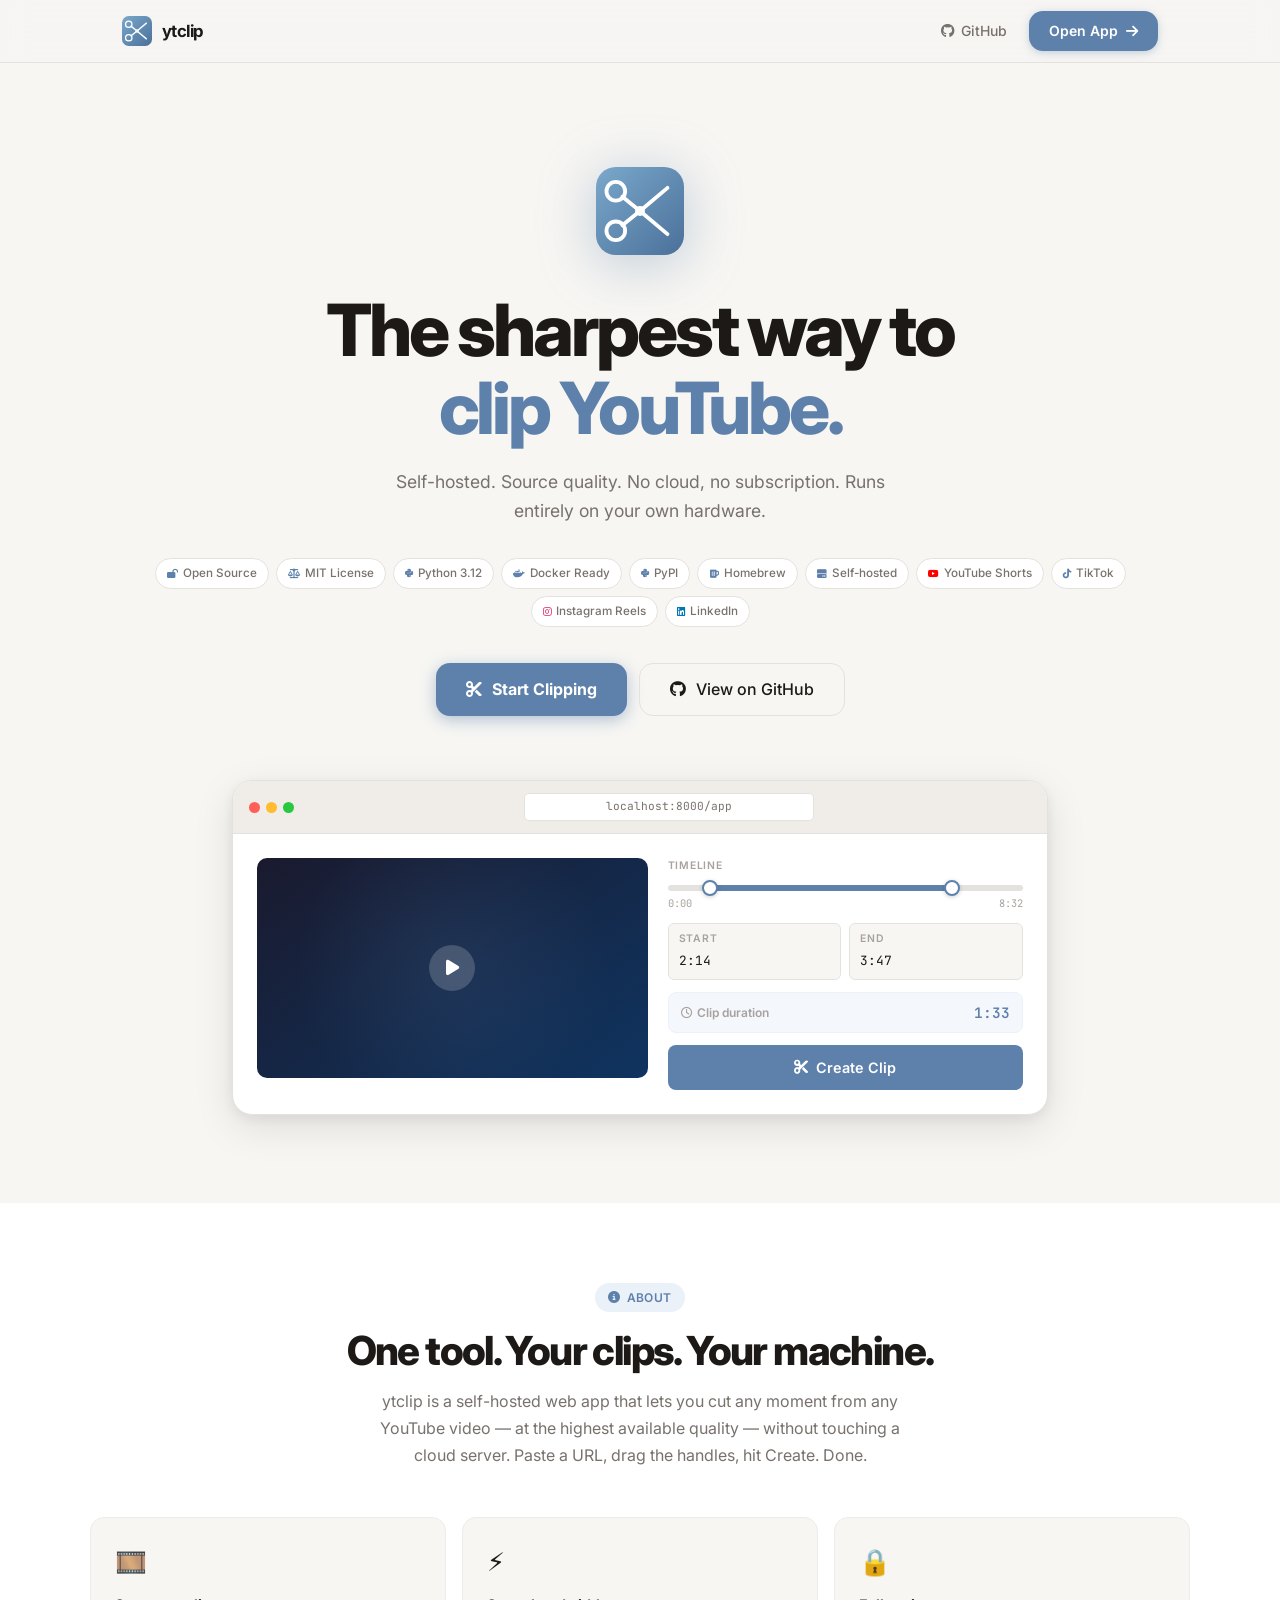
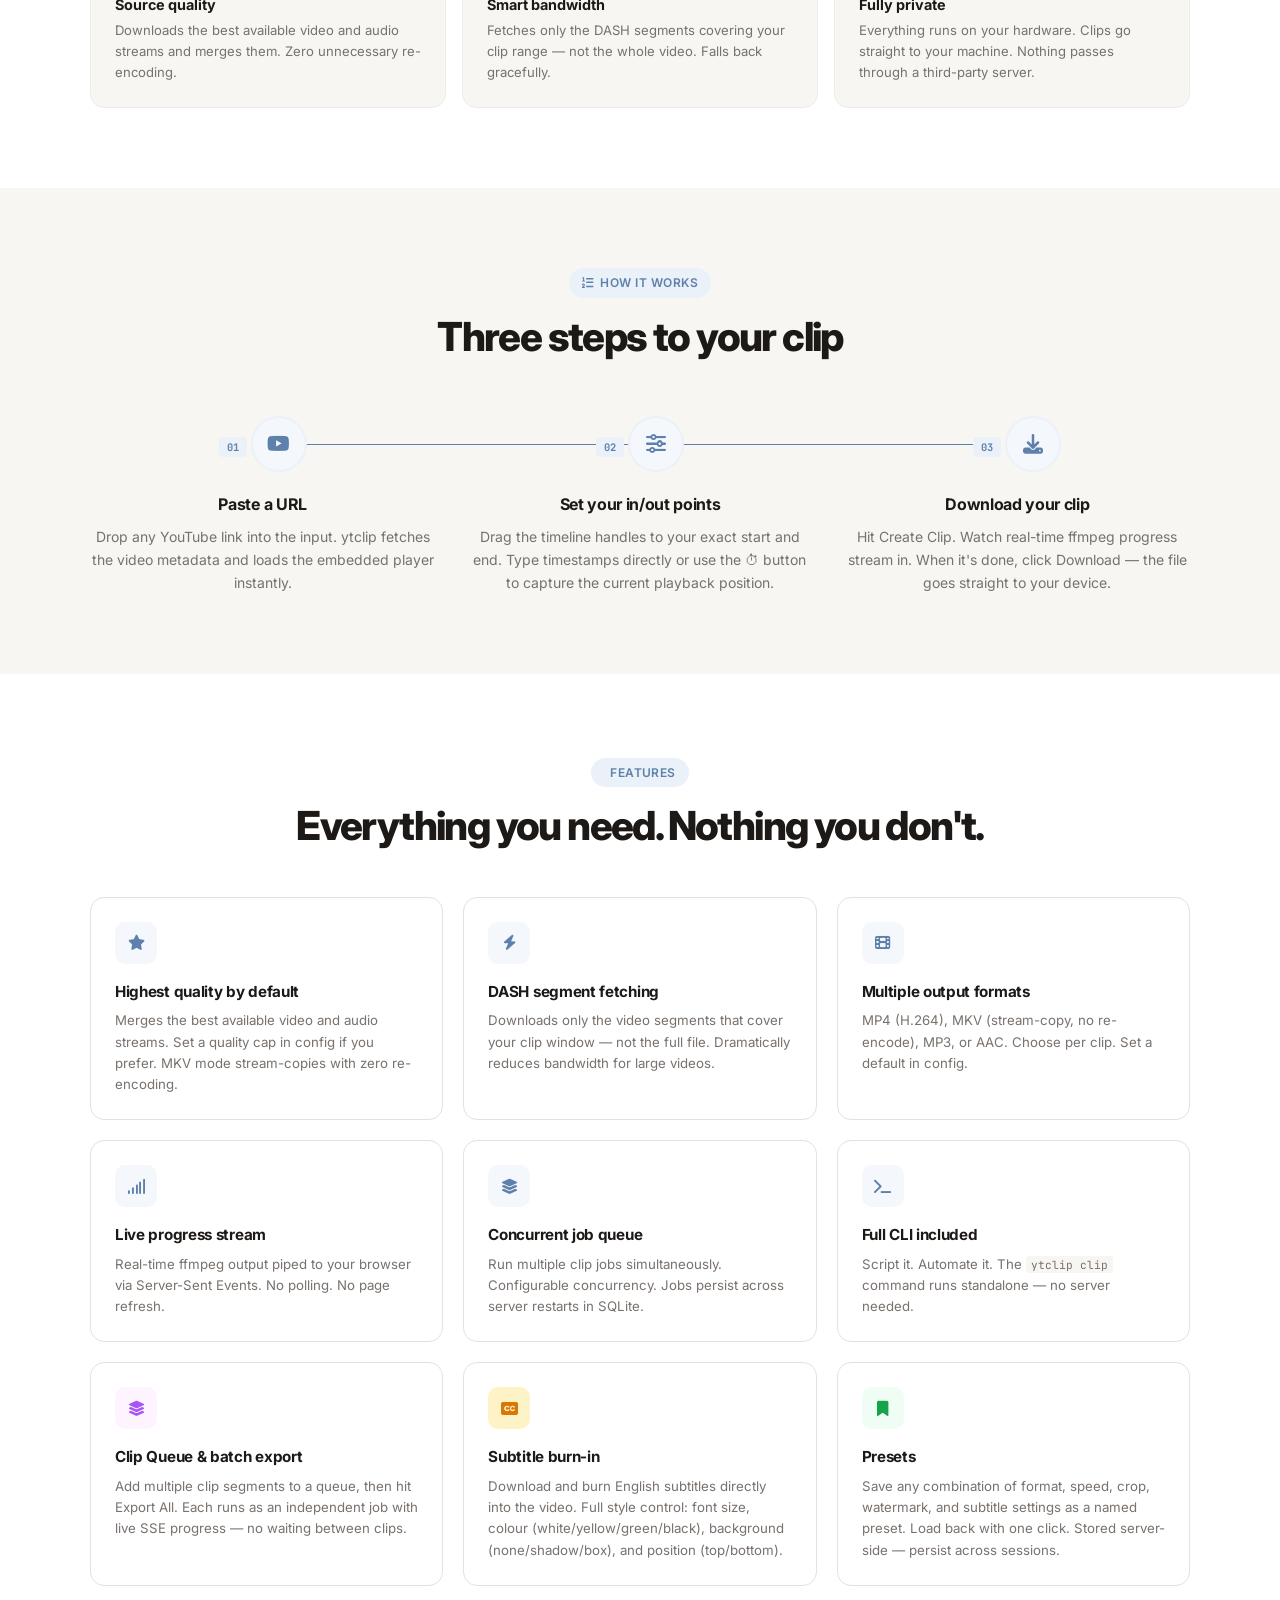
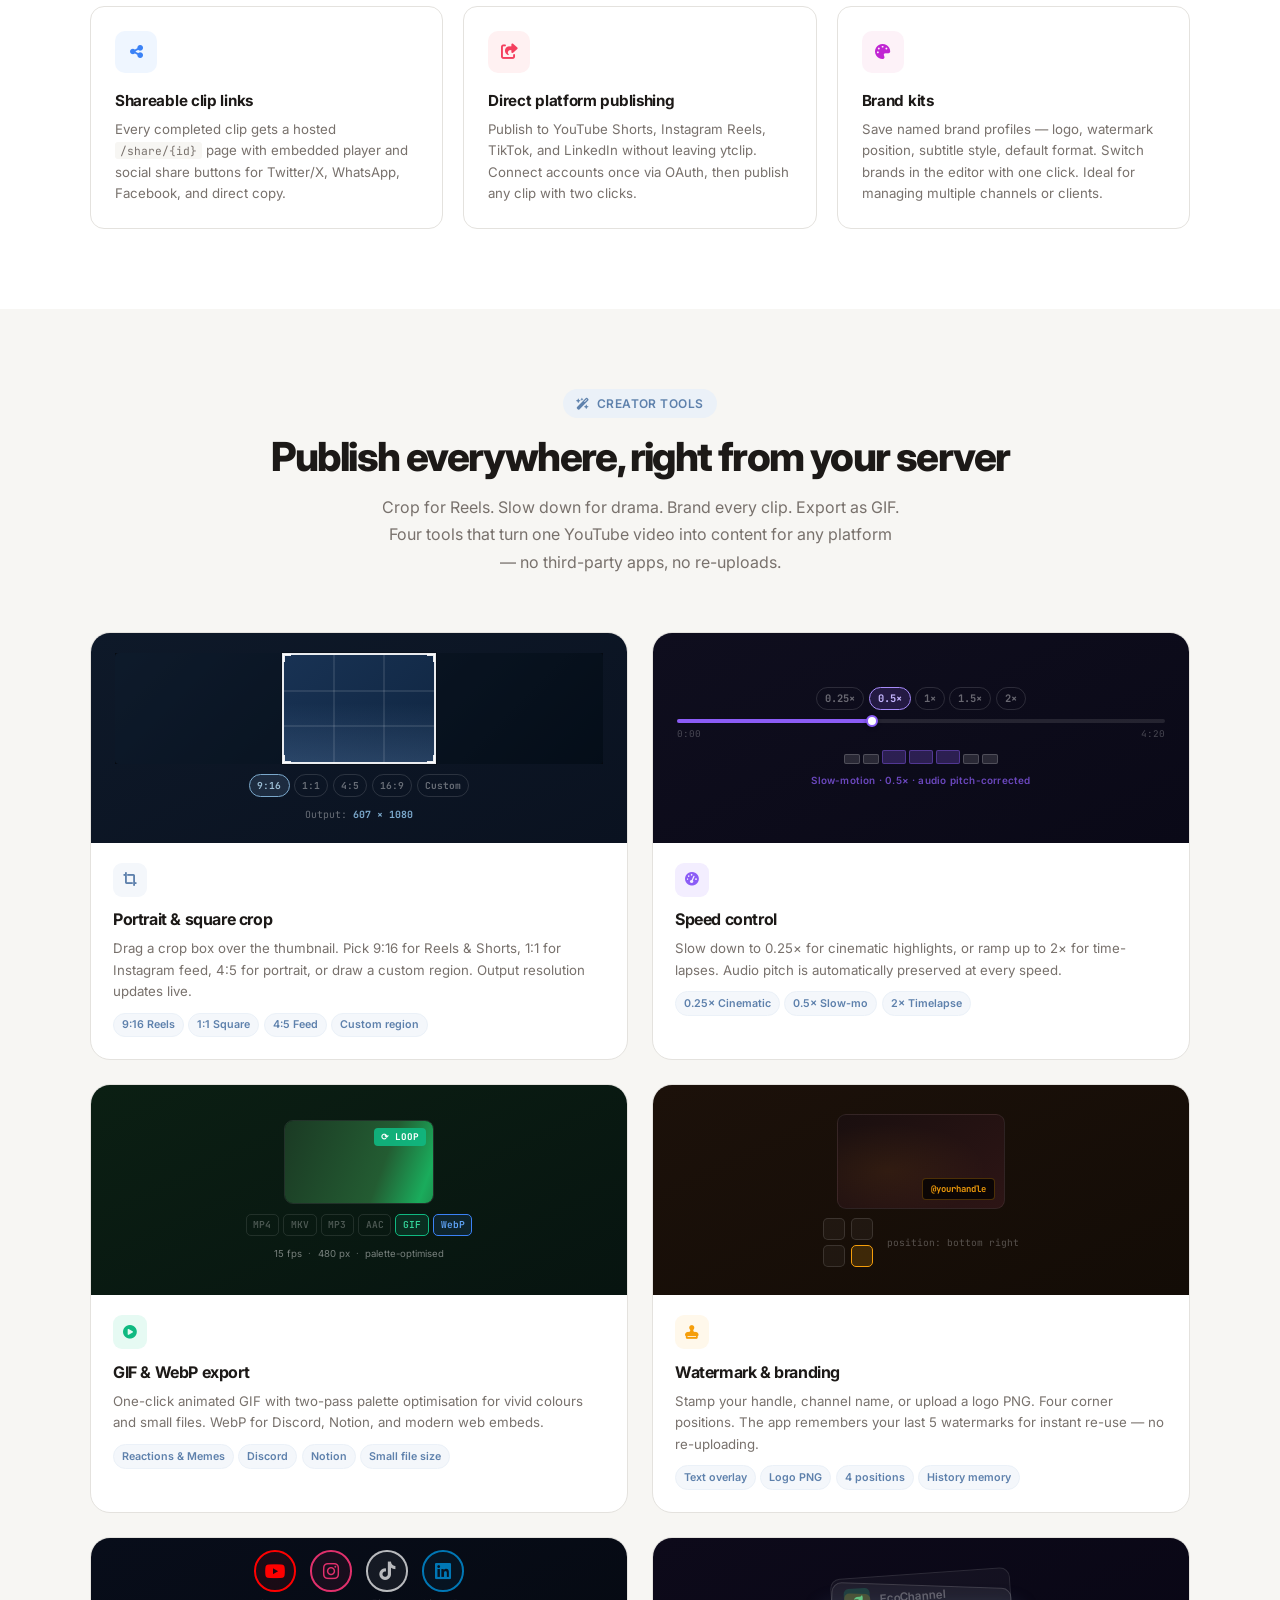
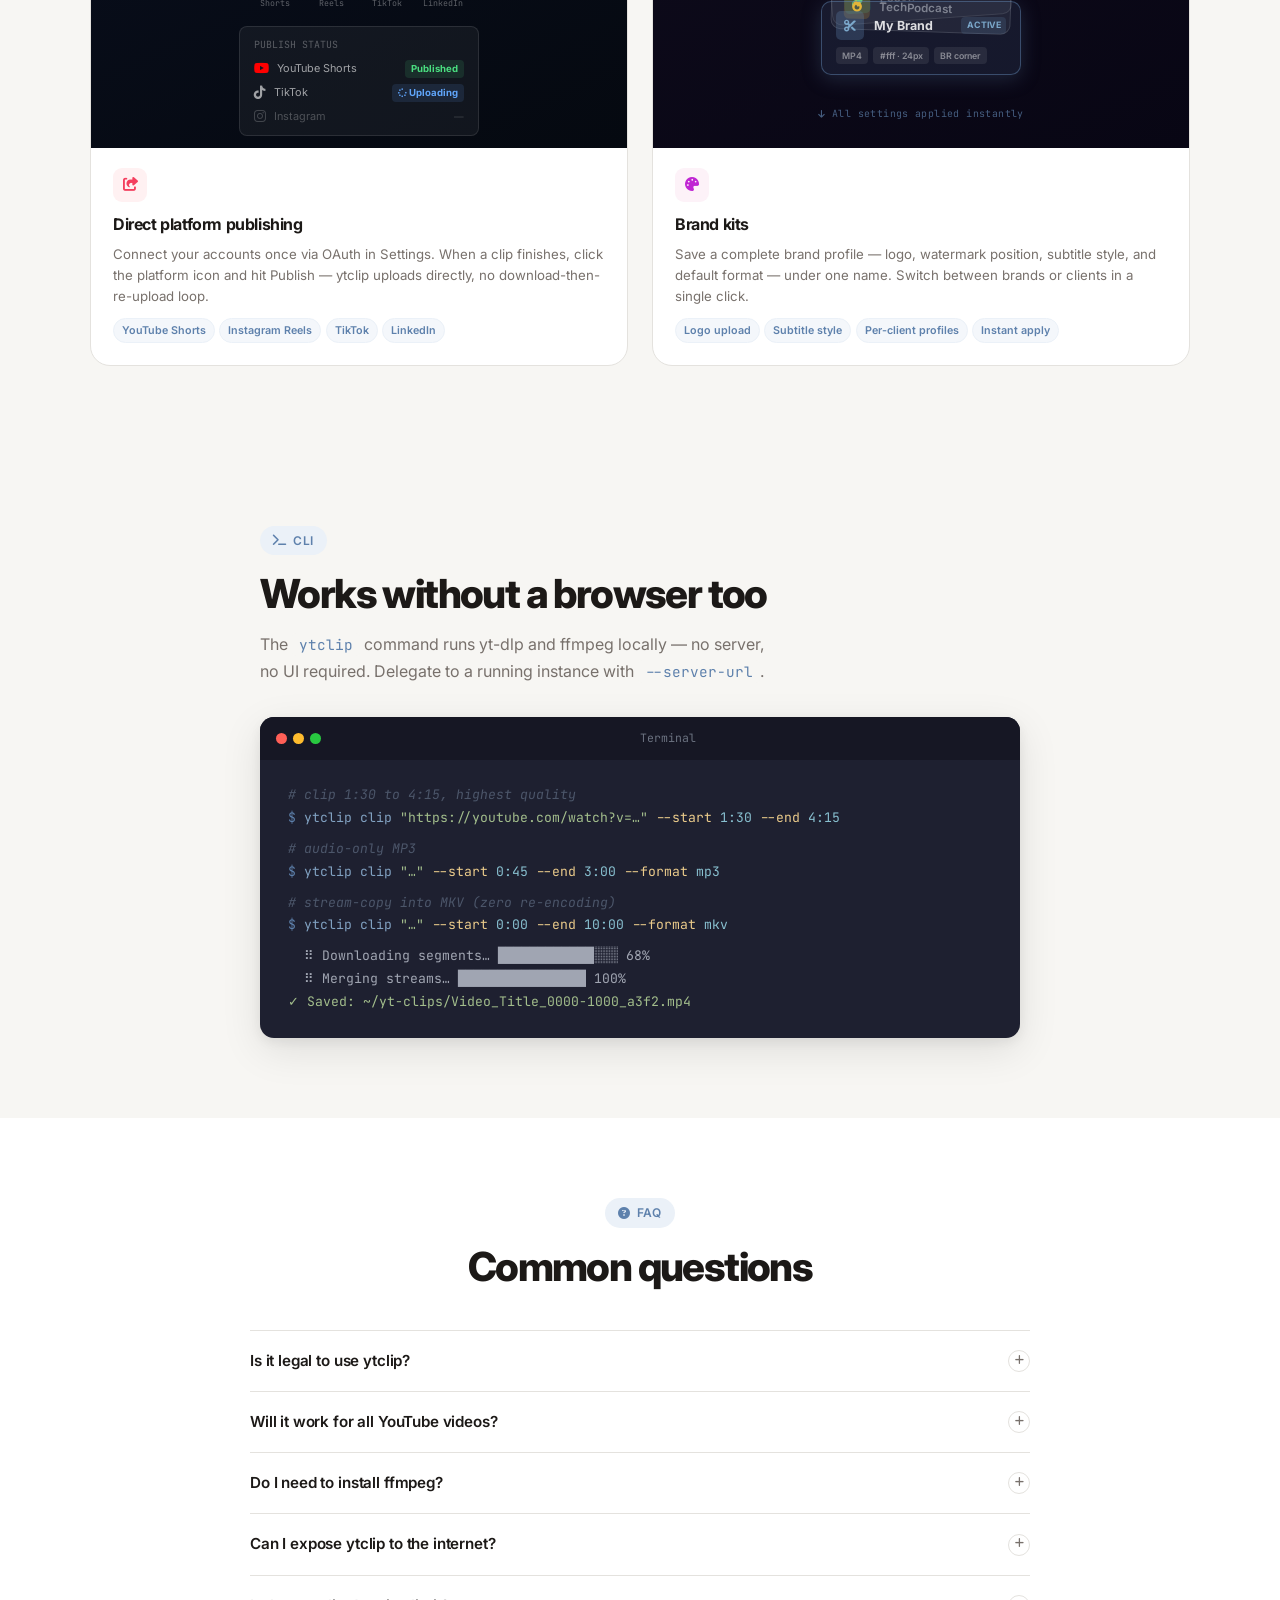
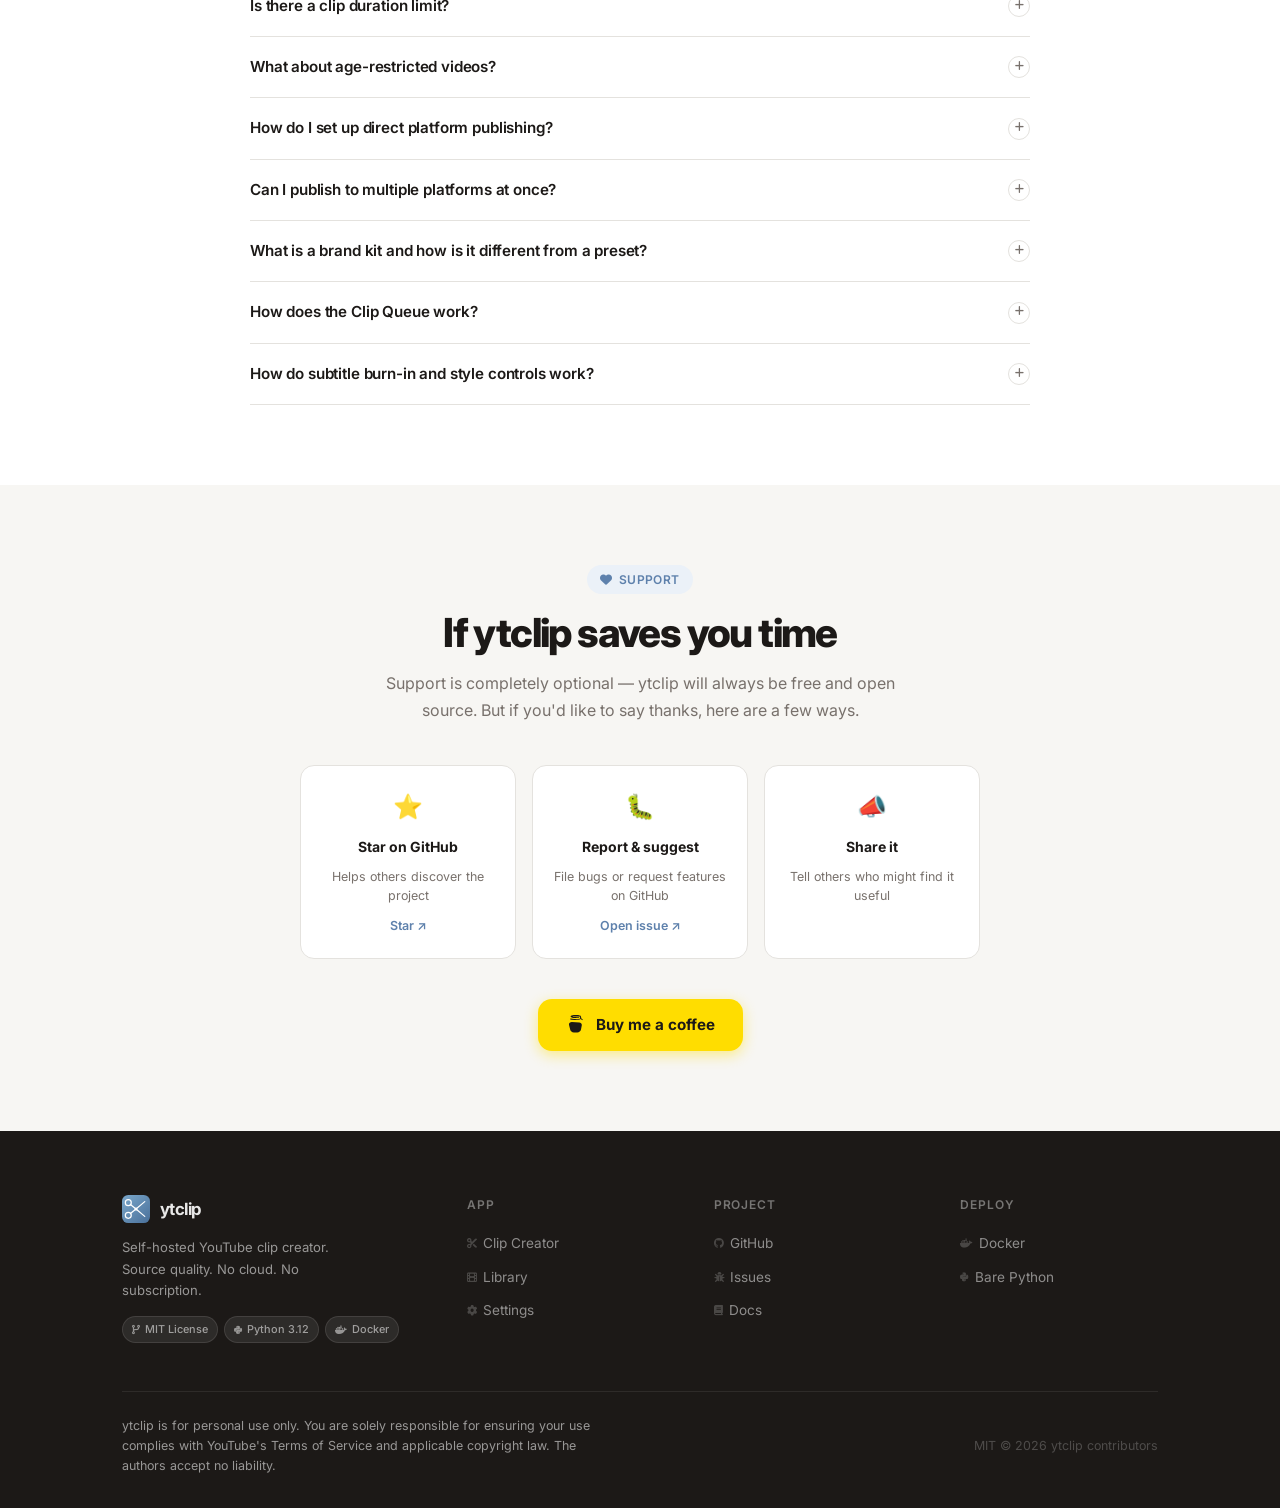
<file: ytclip/web/templates/landing.html>
<!DOCTYPE html>
<html lang="en">
<head>
  <meta charset="UTF-8">
  <meta name="viewport" content="width=device-width, initial-scale=1.0">
  <title>ytclip — Self-hosted YouTube clip creator</title>
  <meta name="description" content="Self-hosted web app for creating clips from YouTube videos at source quality. No cloud. No subscription. Runs on your hardware.">

  <link rel="icon" type="image/svg+xml" href="/static/favicon.svg">
  <link rel="preconnect" href="https://fonts.googleapis.com">
  <link rel="preconnect" href="https://fonts.gstatic.com" crossorigin>
  <link href="https://fonts.googleapis.com/css2?family=Inter:wght@400;500;600;700;800&family=JetBrains+Mono:wght@400;500&display=swap" rel="stylesheet">
  <link rel="stylesheet" href="https://cdnjs.cloudflare.com/ajax/libs/font-awesome/6.5.1/css/all.min.css" crossorigin="anonymous" referrerpolicy="no-referrer">

  <style>
    :root {
      --bg:           #f7f6f3;
      --surface:      #ffffff;
      --border:       #e4e2de;
      --border-light: #eeece8;
      --text:         #1c1917;
      --muted:        #78716c;
      --faint:        #a8a29e;
      --primary:      #5e81ac;
      --primary-d:    #4a6f98;
      --primary-bg:   #ebf1f8;
      --primary-xl:   #f4f7fb;
      --radius-s:     8px;
      --radius-m:     14px;
      --radius-l:     20px;
      --shadow-s:     0 1px 3px rgba(0,0,0,.06),0 1px 2px rgba(0,0,0,.04);
      --shadow-m:     0 4px 12px rgba(0,0,0,.08),0 2px 4px rgba(0,0,0,.04);
      --shadow-l:     0 12px 40px rgba(0,0,0,.1),0 4px 12px rgba(0,0,0,.06);
    }

    *,*::before,*::after{box-sizing:border-box;margin:0;padding:0}
    html{scroll-behavior:smooth}
    body{font-family:'Inter',system-ui,sans-serif;background:var(--bg);color:var(--text);line-height:1.6;-webkit-font-smoothing:antialiased}
    a{text-decoration:none;color:inherit}
    img{display:block;max-width:100%}

    /* ── LOGO SVG ANIMATION ───────────────────────────── */
    .logo-svg #upper-arm{transform-origin:40px 40px;animation:snip-upper 3.5s ease-in-out 0.8s infinite}
    .logo-svg #lower-arm{transform-origin:40px 40px;animation:snip-lower 3.5s ease-in-out 0.8s infinite}
    .logo-svg-sm #upper-arm{transform-origin:40px 40px;animation:snip-upper 3.5s ease-in-out 0.8s infinite}
    .logo-svg-sm #lower-arm{transform-origin:40px 40px;animation:snip-lower 3.5s ease-in-out 0.8s infinite}

    @keyframes snip-upper{0%,55%,100%{transform:rotate(0deg)}72%{transform:rotate(-15deg)}82%{transform:rotate(2deg)}90%{transform:rotate(0deg)}}
    @keyframes snip-lower{0%,55%,100%{transform:rotate(0deg)}72%{transform:rotate(15deg)}82%{transform:rotate(-2deg)}90%{transform:rotate(0deg)}}
    @keyframes logo-float{0%,100%{transform:translateY(0)}50%{transform:translateY(-7px)}}

    /* ── NAV ──────────────────────────────────────────── */
    .nav{position:sticky;top:0;z-index:100;background:rgba(247,246,243,.9);backdrop-filter:blur(14px);-webkit-backdrop-filter:blur(14px);border-bottom:1px solid var(--border)}
    .nav-inner{max-width:1100px;margin:0 auto;padding:0 2rem;height:62px;display:flex;align-items:center;justify-content:space-between}
    .nav-brand{display:flex;align-items:center;gap:10px;font-size:1.05rem;font-weight:700;letter-spacing:-.03em}
    .nav-actions{display:flex;align-items:center;gap:8px}

    .btn-ghost-sm{display:inline-flex;align-items:center;gap:6px;padding:8px 14px;border-radius:var(--radius-s);font-size:.875rem;font-weight:500;font-family:inherit;color:var(--muted);background:transparent;border:none;cursor:pointer;transition:background .12s,color .12s}
    .btn-ghost-sm:hover{background:var(--border);color:var(--text)}

    .btn-pill{display:inline-flex;align-items:center;gap:8px;padding:9px 20px;border-radius:var(--radius-m);font-size:.875rem;font-weight:600;font-family:inherit;color:#fff;background:var(--primary);border:none;cursor:pointer;transition:background .15s,transform .1s;box-shadow:0 2px 8px rgba(94,129,172,.35)}
    .btn-pill:hover{background:var(--primary-d);transform:translateY(-1px)}
    .btn-pill:active{transform:scale(.98)}

    /* ── HERO ─────────────────────────────────────────── */
    .hero{text-align:center;padding:6.5rem 2rem 4rem;max-width:1100px;margin:0 auto}
    .hero-logo{margin-bottom:2.25rem;display:flex;justify-content:center}
    .hero-logo .logo-svg{width:88px;height:88px;filter:drop-shadow(0 8px 28px rgba(94,129,172,.38));animation:logo-float 3.5s ease-in-out infinite}
    .hero h1{font-size:clamp(2.5rem,6vw,4.5rem);font-weight:800;letter-spacing:-.045em;line-height:1.08;margin-bottom:1.25rem}
    .hero h1 .cut{color:var(--primary)}
    .hero-sub{font-size:1.1rem;color:var(--muted);max-width:500px;margin:0 auto 2rem;line-height:1.7}
    .hero-tags{display:flex;justify-content:center;flex-wrap:wrap;gap:7px;margin-bottom:2.25rem}
    .tag{display:inline-flex;align-items:center;gap:5px;padding:5px 11px;background:var(--surface);border:1px solid var(--border);border-radius:9999px;font-size:.73rem;font-weight:500;color:var(--muted)}
    .tag i{font-size:.6rem;color:var(--primary)}
    .hero-cta{display:flex;justify-content:center;gap:12px;flex-wrap:wrap}

    .btn-hero{display:inline-flex;align-items:center;gap:10px;padding:14px 30px;background:var(--primary);color:#fff;border-radius:var(--radius-m);font-size:1rem;font-weight:700;font-family:inherit;border:none;cursor:pointer;transition:background .15s,transform .1s,box-shadow .15s;text-decoration:none;box-shadow:0 4px 16px rgba(94,129,172,.45)}
    .btn-hero:hover{background:var(--primary-d);box-shadow:0 6px 22px rgba(94,129,172,.55);transform:translateY(-2px)}
    .btn-hero-ghost{display:inline-flex;align-items:center;gap:10px;padding:13px 30px;color:var(--text);background:transparent;border:1.5px solid var(--border);border-radius:var(--radius-m);font-size:1rem;font-weight:500;font-family:inherit;cursor:pointer;transition:border-color .15s,background .15s,transform .1s}
    .btn-hero-ghost:hover{border-color:var(--faint);background:var(--surface);transform:translateY(-2px)}

    /* ── PREVIEW ──────────────────────────────────────── */
    .preview-section{max-width:880px;margin:0 auto;padding:0 2rem 5.5rem}
    .browser-mock{background:var(--surface);border:1px solid var(--border);border-radius:var(--radius-l);box-shadow:var(--shadow-l);overflow:hidden}
    .browser-bar{padding:12px 16px;background:#f0ede9;border-bottom:1px solid var(--border);display:flex;align-items:center;gap:12px}
    .dots{display:flex;gap:6px}
    .dots span{width:11px;height:11px;border-radius:50%;display:block}
    .dot-r{background:#ff5f57}.dot-y{background:#febc2e}.dot-g{background:#28c840}
    .url-bar{flex:1;background:var(--surface);border:1px solid var(--border);border-radius:5px;padding:4px 12px;font-size:.7rem;color:var(--muted);font-family:'JetBrains Mono',monospace;max-width:290px;margin:0 auto;text-align:center}
    .browser-body{padding:1.5rem;display:grid;grid-template-columns:1.1fr 1fr;gap:1.25rem;align-items:start}
    /* fake video */
    .fake-video{aspect-ratio:16/9;background:linear-gradient(145deg,#1a1a2e,#0f3460);border-radius:10px;display:flex;align-items:center;justify-content:center;position:relative;overflow:hidden}
    .fake-video::after{content:'';position:absolute;inset:0;background:radial-gradient(circle at 50% 50%,rgba(94,129,172,.15) 0%,transparent 70%)}
    .fake-play{width:46px;height:46px;background:rgba(255,255,255,.18);backdrop-filter:blur(4px);border-radius:50%;display:flex;align-items:center;justify-content:center;color:#fff;font-size:1.1rem;z-index:1}
    /* fake controls */
    .fake-ctrl{display:flex;flex-direction:column;gap:.75rem}
    .fake-lbl{font-size:.65rem;font-weight:600;text-transform:uppercase;letter-spacing:.07em;color:var(--faint)}
    .fake-slider-wrap{position:relative;height:6px;background:#e4e2de;border-radius:9999px;margin:10px 0 4px}
    .fake-fill{position:absolute;left:12%;right:20%;height:100%;background:var(--primary);border-radius:9999px}
    .fake-t{position:absolute;width:16px;height:16px;border-radius:50%;background:#fff;border:2.5px solid var(--primary);top:50%;box-shadow:0 1px 4px rgba(0,0,0,.2)}
    .fake-t-s{left:12%;transform:translate(-50%,-50%)}
    .fake-t-e{right:20%;transform:translate(50%,-50%)}
    .fake-labels{display:flex;justify-content:space-between;font-size:.65rem;color:var(--faint);font-family:'JetBrains Mono',monospace}
    .fake-row{display:flex;gap:8px}
    .fake-box{flex:1;background:var(--bg);border:1.5px solid var(--border);border-radius:6px;padding:7px 10px}
    .fake-box .fake-lbl{margin-bottom:3px}
    .fake-val{font-family:'JetBrains Mono',monospace;font-size:.8rem;color:var(--text)}
    .fake-dur{display:flex;justify-content:space-between;align-items:center;padding:8px 12px;background:var(--primary-xl);border:1px solid var(--primary-bg);border-radius:8px}
    .fake-dur-v{font-family:'JetBrains Mono',monospace;font-size:.9rem;font-weight:600;color:var(--primary)}
    .fake-create{width:100%;padding:11px;background:var(--primary);color:#fff;border:none;border-radius:8px;font-size:.9rem;font-weight:600;font-family:inherit;cursor:default;display:flex;align-items:center;justify-content:center;gap:8px}

    /* ── SECTION SHELL ────────────────────────────────── */
    .section{padding:5rem 2rem}
    .section-inner{max-width:1100px;margin:0 auto}
    .section-alt{background:var(--surface)}
    .section-tag{display:inline-flex;align-items:center;gap:6px;padding:5px 13px;background:var(--primary-bg);color:var(--primary);border-radius:9999px;font-size:.75rem;font-weight:600;letter-spacing:.04em;text-transform:uppercase;margin-bottom:1rem}
    .section-h{font-size:clamp(1.75rem,3.5vw,2.5rem);font-weight:800;letter-spacing:-.04em;line-height:1.15;margin-bottom:.875rem}
    .section-sub{font-size:1rem;color:var(--muted);max-width:520px;line-height:1.7}
    .section-center{text-align:center}
    .section-center .section-sub{margin:0 auto}

    /* ── HOW IT WORKS ─────────────────────────────────── */
    .steps{display:grid;grid-template-columns:repeat(3,1fr);gap:2rem;margin-top:3.5rem;position:relative}
    .steps::before{content:'';position:absolute;top:28px;left:calc(16.6% + 1.5rem);right:calc(16.6% + 1.5rem);height:1.5px;background:linear-gradient(90deg,var(--primary) 0%,var(--primary) 50%,var(--border) 50%);background-size:200% 100%;animation:progress-line 2s ease-out forwards;animation-play-state:paused}
    .steps.revealed::before{animation-play-state:running}

    @keyframes progress-line{from{background-position:100% 0}to{background-position:0 0}}

    .step{text-align:center;position:relative}
    .step-num{width:56px;height:56px;border-radius:50%;background:var(--primary-xl);border:2px solid var(--primary-bg);display:inline-flex;align-items:center;justify-content:center;margin:0 auto 1.25rem;position:relative;z-index:1;transition:background .3s,border-color .3s,box-shadow .3s}
    .step-num i{font-size:1.25rem;color:var(--primary)}
    .step:hover .step-num{background:var(--primary);border-color:var(--primary);box-shadow:0 4px 16px rgba(94,129,172,.4)}
    .step:hover .step-num i{color:#fff}
    .step h3{font-size:1rem;font-weight:700;letter-spacing:-.02em;margin-bottom:.5rem}
    .step p{font-size:.875rem;color:var(--muted);line-height:1.65}
    .step-badge{display:inline-block;padding:2px 8px;background:var(--primary-bg);color:var(--primary);border-radius:4px;font-size:.65rem;font-weight:700;font-family:'JetBrains Mono',monospace;margin-bottom:.5rem}

    /* ── FEATURES ─────────────────────────────────────── */
    .features-grid{display:grid;grid-template-columns:repeat(3,1fr);gap:1.25rem;margin-top:3rem}
    .feat-card{background:var(--surface);border:1px solid var(--border);border-radius:var(--radius-m);padding:1.5rem;transition:box-shadow .2s,border-color .2s,transform .2s}
    .feat-card:hover{box-shadow:var(--shadow-m);border-color:var(--primary-bg);transform:translateY(-2px)}
    .feat-icon{width:42px;height:42px;border-radius:10px;background:var(--primary-xl);display:flex;align-items:center;justify-content:center;margin-bottom:1rem;font-size:.95rem;color:var(--primary)}
    .feat-card h3{font-size:.95rem;font-weight:700;letter-spacing:-.02em;margin-bottom:.375rem}
    .feat-card p{font-size:.83rem;color:var(--muted);line-height:1.6}
    .feat-card--wide{grid-column:1/-1;display:flex;align-items:flex-start;gap:1.5rem}
    .feat-card--wide .feat-icon{flex-shrink:0;margin-bottom:0}

    /* ── CLI ──────────────────────────────────────────── */
    .cli-section{max-width:760px;margin:0 auto}
    .cli-window{background:#1e2030;border-radius:var(--radius-m);overflow:hidden;box-shadow:var(--shadow-l)}
    .cli-bar{padding:12px 16px;background:#161724;display:flex;align-items:center;gap:10px}
    .cli-bar .dots span{} /* reuse existing */
    .cli-title{font-size:.72rem;color:#6b7280;font-family:'JetBrains Mono',monospace;margin:0 auto}
    .cli-body{padding:1.5rem 1.75rem;font-family:'JetBrains Mono',monospace;font-size:.82rem;line-height:1.75}
    .cli-line{display:flex;gap:.5rem;flex-wrap:wrap}
    .c-prompt{color:#5e81ac;user-select:none}
    .c-cmd{color:#81a1c1}
    .c-arg{color:#a3be8c}
    .c-flag{color:#ebcb8b}
    .c-val{color:#88c0d0}
    .c-comment{color:#4c566a;font-style:italic}
    .c-output{color:#d8dee9;opacity:.7;padding-left:1rem}
    .c-success{color:#a3be8c}
    .cli-spacer{height:.5rem}

    /* ── FAQ ──────────────────────────────────────────── */
    .faq-list{margin-top:2.5rem;display:flex;flex-direction:column;gap:0}
    .faq-item{border-bottom:1px solid var(--border)}
    .faq-item:first-child{border-top:1px solid var(--border)}
    .faq-item summary{list-style:none;cursor:pointer;padding:1.125rem 0;display:flex;justify-content:space-between;align-items:center;gap:1rem;font-weight:600;font-size:.95rem;letter-spacing:-.01em;transition:color .15s}
    .faq-item summary::-webkit-details-marker{display:none}
    .faq-item summary:hover{color:var(--primary)}
    .faq-icon{width:22px;height:22px;border-radius:50%;border:1.5px solid var(--border);display:flex;align-items:center;justify-content:center;flex-shrink:0;transition:transform .25s,background .2s,border-color .2s;font-size:.65rem;color:var(--muted)}
    .faq-item[open] .faq-icon{transform:rotate(45deg);background:var(--primary);border-color:var(--primary);color:#fff}
    .faq-body{padding:0 0 1.25rem;max-width:680px}
    .faq-body p{font-size:.9rem;color:var(--muted);line-height:1.75}
    .faq-body code{background:var(--bg);padding:2px 6px;border-radius:4px;font-family:'JetBrains Mono',monospace;font-size:.85em;color:var(--primary)}

    /* ── FOOTER ───────────────────────────────────────── */
    footer{background:var(--text);color:rgba(255,255,255,.55)}
    .footer-inner{max-width:1100px;margin:0 auto;padding:4rem 2rem 2rem}
    .footer-top{display:grid;grid-template-columns:1.5fr repeat(3,1fr);gap:3rem;margin-bottom:3rem}
    .footer-brand{display:flex;flex-direction:column;gap:.875rem}
    .footer-brand-row{display:flex;align-items:center;gap:10px}
    .footer-brand-name{font-size:1.05rem;font-weight:700;letter-spacing:-.03em;color:rgba(255,255,255,.9)}
    .footer-tagline{font-size:.82rem;line-height:1.65;max-width:240px}
    .footer-badges{display:flex;gap:6px;flex-wrap:wrap}
    .footer-badge{display:inline-flex;align-items:center;gap:5px;padding:4px 9px;background:rgba(255,255,255,.08);border:1px solid rgba(255,255,255,.1);border-radius:9999px;font-size:.68rem;font-weight:500}
    .footer-badge i{font-size:.58rem;color:rgba(255,255,255,.5)}
    .footer-col h4{font-size:.75rem;font-weight:600;text-transform:uppercase;letter-spacing:.08em;color:rgba(255,255,255,.4);margin-bottom:1rem}
    .footer-col ul{list-style:none;display:flex;flex-direction:column;gap:.5rem}
    .footer-col a{font-size:.85rem;color:rgba(255,255,255,.5);transition:color .15s}
    .footer-col a:hover{color:rgba(255,255,255,.9)}
    .footer-bottom{border-top:1px solid rgba(255,255,255,.08);padding-top:1.5rem;display:flex;justify-content:space-between;align-items:center;flex-wrap:wrap;gap:.75rem;font-size:.78rem}
    .footer-legal{max-width:500px;line-height:1.6}

    /* ── REVEAL ANIMATIONS ────────────────────────────── */
    .reveal{opacity:0;transform:translateY(24px);transition:opacity .6s ease,transform .6s ease}
    .reveal.revealed{opacity:1;transform:translateY(0)}
    .reveal-d1{transition-delay:.08s}
    .reveal-d2{transition-delay:.16s}
    .reveal-d3{transition-delay:.24s}
    .reveal-d4{transition-delay:.32s}
    .reveal-d5{transition-delay:.40s}
    .reveal-d6{transition-delay:.48s}

    /* ── CREATOR TOOLS ───────────────────────────────── */
    .ct-grid{display:grid;grid-template-columns:1fr 1fr;gap:1.5rem;margin-top:3.5rem}
    .ct-card{background:var(--surface);border:1px solid var(--border);border-radius:var(--radius-l);overflow:hidden;transition:box-shadow .2s,transform .2s}
    .ct-card:hover{box-shadow:var(--shadow-l);transform:translateY(-3px)}
    .ct-demo{height:210px;position:relative;display:flex;flex-direction:column;align-items:center;justify-content:center;padding:1.25rem 1.5rem;gap:.65rem;overflow:hidden}
    .ct-crop-frame{position:relative;width:100%;flex:1;min-height:0}
    .ct-mask{position:absolute;top:0;bottom:0;background:rgba(0,0,0,.55);pointer-events:none}
    .ct-mask-l{left:0;width:34.2%}.ct-mask-r{right:0;width:34.2%}
    .ct-cropbox{position:absolute;left:34.2%;right:34.2%;top:0;bottom:0;border:2px solid rgba(255,255,255,.9);box-shadow:0 0 0 1px rgba(0,0,0,.3)}
    .ct-rule{position:absolute;pointer-events:none}
    .ct-rule-h{left:0;right:0;height:1px;background:rgba(255,255,255,.2);transform:translateY(-50%)}
    .ct-rule-v{top:0;bottom:0;width:1px;background:rgba(255,255,255,.2);transform:translateX(-50%)}
    .ct-corner{position:absolute;width:8px;height:8px;border:2.5px solid rgba(255,255,255,.9)}
    .ct-corner-tl{top:-1px;left:-1px;border-right:0;border-bottom:0}
    .ct-corner-tr{top:-1px;right:-1px;border-left:0;border-bottom:0}
    .ct-corner-bl{bottom:-1px;left:-1px;border-right:0;border-top:0}
    .ct-corner-br{bottom:-1px;right:-1px;border-left:0;border-top:0}
    .ct-presets{display:flex;gap:.28rem}
    .ct-pill{font-size:.6rem;font-weight:700;font-family:'JetBrains Mono',monospace;padding:.15rem .45rem;border-radius:9999px;border:1.5px solid rgba(255,255,255,.13);color:rgba(255,255,255,.38)}
    .ct-pill-active{border-color:#7ba8cb;color:#9bbdd4;background:rgba(94,129,172,.2)}
    .ct-res{font-size:.62rem;color:rgba(255,255,255,.38);font-family:'JetBrains Mono',monospace}
    .ct-res strong{color:#7ba8cb}
    .ct-spd-wrap{width:100%;display:flex;flex-direction:column;gap:.55rem}
    .ct-spd-pills{display:flex;gap:.28rem;justify-content:center}
    .ct-spd-btn{padding:.15rem .5rem;border-radius:9999px;font-size:.65rem;font-weight:700;font-family:'JetBrains Mono',monospace;border:1.5px solid rgba(255,255,255,.13);color:rgba(255,255,255,.38);background:transparent}
    .ct-spd-active{border-color:#a78bfa;color:#c4b5fd;background:rgba(139,92,246,.18)}
    .ct-tl-wrap{display:flex;flex-direction:column;gap:.25rem}
    .ct-tl-track{position:relative;height:4px;background:rgba(255,255,255,.1);border-radius:9999px}
    .ct-tl-fill{position:absolute;left:0;width:40%;height:100%;background:#8b5cf6;border-radius:9999px}
    .ct-tl-dot{position:absolute;width:12px;height:12px;background:#fff;border:2px solid #8b5cf6;border-radius:50%;top:50%;left:40%;transform:translate(-50%,-50%);box-shadow:0 1px 4px rgba(0,0,0,.3)}
    .ct-tl-times{display:flex;justify-content:space-between;font-size:.58rem;color:rgba(255,255,255,.25);font-family:'JetBrains Mono',monospace}
    .ct-frames{display:flex;gap:.18rem;justify-content:center;align-items:flex-end}
    .ct-frame{border-radius:2px;background:rgba(255,255,255,.12);border:1px solid rgba(255,255,255,.18)}
    .ct-frame-n{width:16px;height:10px}
    .ct-frame-w{width:24px;height:14px;background:rgba(139,92,246,.25);border-color:rgba(139,92,246,.4)}
    .ct-spd-label{font-size:.62rem;font-weight:600;color:rgba(139,92,246,.75);text-align:center;letter-spacing:.02em}
    .ct-gif-wrap{width:100%;display:flex;flex-direction:column;gap:.65rem;align-items:center}
    .ct-gif-box{width:150px;height:84px;border-radius:9px;overflow:hidden;position:relative;border:1px solid rgba(255,255,255,.1)}
    .ct-gif-shimmer{position:absolute;inset:0;background:linear-gradient(110deg,#1b3a24 0%,#235c32 35%,#1aac5c 50%,#235c32 65%,#1b3a24 100%);background-size:200% 100%;animation:gif-shimmer 1.8s ease-in-out infinite}
    @keyframes gif-shimmer{0%{background-position:200% 0}100%{background-position:-200% 0}}
    .ct-gif-lp{position:absolute;top:7px;right:7px;font-size:.58rem;font-weight:700;padding:2px 7px;background:rgba(16,185,129,.9);color:#fff;border-radius:4px;font-family:'JetBrains Mono',monospace}
    .ct-fmts{display:flex;gap:.25rem;flex-wrap:wrap;justify-content:center}
    .ct-fmt{padding:.13rem .42rem;border-radius:5px;font-size:.6rem;font-weight:600;font-family:'JetBrains Mono',monospace;border:1px solid rgba(255,255,255,.1);color:rgba(255,255,255,.28)}
    .ct-fmt-on{border-color:#10b981;color:#34d399;background:rgba(16,185,129,.14)}
    .ct-gif-meta{display:flex;gap:.4rem;font-size:.6rem;color:rgba(255,255,255,.32);align-items:center}
    .ct-wm-wrap{width:100%;display:flex;flex-direction:column;gap:.55rem;align-items:center}
    .ct-wm-vid{width:168px;height:95px;border-radius:9px;background:linear-gradient(145deg,#1a0f0f,#2d1515);border:1px solid rgba(255,255,255,.08);position:relative;overflow:hidden}
    .ct-wm-scene{position:absolute;inset:0;background:radial-gradient(ellipse at 30% 60%,rgba(245,158,11,.07),transparent 60%)}
    .ct-wm-badge{position:absolute;bottom:8px;right:9px;font-size:.56rem;font-weight:700;font-family:'JetBrains Mono',monospace;padding:3px 8px;background:rgba(0,0,0,.72);color:rgba(245,158,11,.95);border-radius:4px;border:1px solid rgba(245,158,11,.28);animation:wm-fade 2.5s ease-in-out infinite}
    @keyframes wm-fade{0%,100%{opacity:.65}50%{opacity:1}}
    .ct-pos-grid{display:grid;grid-template-columns:1fr 1fr;gap:.3rem;width:52px}
    .ct-pos-cell{width:22px;height:22px;border-radius:5px;border:1.5px solid rgba(255,255,255,.12);background:rgba(255,255,255,.04)}
    .ct-pos-on{border-color:#f59e0b;background:rgba(245,158,11,.18)}
    .ct-wm-hint{font-size:.6rem;color:rgba(255,255,255,.28);font-family:'JetBrains Mono',monospace}
    .ct-copy{padding:1.25rem 1.375rem 1.375rem}
    .ct-icon{width:34px;height:34px;border-radius:9px;background:var(--primary-xl);color:var(--primary);display:flex;align-items:center;justify-content:center;font-size:.85rem;margin-bottom:.65rem}
    .ct-copy h3{font-size:1rem;font-weight:700;letter-spacing:-.025em;margin-bottom:.35rem}
    .ct-copy p{font-size:.83rem;color:var(--muted);line-height:1.6;margin-bottom:.65rem}
    .ct-chips{display:flex;flex-wrap:wrap;gap:.28rem}
    .ct-chips span{font-size:.67rem;font-weight:600;padding:.18rem .5rem;border-radius:9999px;background:var(--primary-xl);color:var(--primary);border:1px solid var(--primary-bg)}

    /* ── RESPONSIVE ───────────────────────────────────── */
    @media(max-width:768px){
      .browser-body{grid-template-columns:1fr}
      .fake-video{display:none}
      .steps{grid-template-columns:1fr}
      .steps::before{display:none}
      .features-grid{grid-template-columns:1fr 1fr}
      .ct-grid{grid-template-columns:1fr}
      .footer-top{grid-template-columns:1fr 1fr;gap:2rem}
      .footer-bottom{flex-direction:column;align-items:flex-start}
    }
    @media(max-width:480px){
      .hero{padding:4rem 1.25rem 2.5rem}
      .section{padding:3.5rem 1.25rem}
      .features-grid{grid-template-columns:1fr}
      .footer-top{grid-template-columns:1fr}
    }
  </style>
</head>
<body>

<!-- ── NAV ──────────────────────────────────────────────────────────── -->
<nav class="nav">
  <div class="nav-inner">
    <a href="/" class="nav-brand">
      <svg class="logo-svg-sm" width="30" height="30" viewBox="0 0 80 80" xmlns="http://www.w3.org/2000/svg">
        <defs>
          <linearGradient id="ng" x1="0" y1="0" x2="80" y2="80" gradientUnits="userSpaceOnUse">
            <stop offset="0%" stop-color="#7ba8cb"/><stop offset="100%" stop-color="#4a709a"/>
          </linearGradient>
        </defs>
        <rect width="80" height="80" rx="18" fill="url(#ng)"/>
        <g id="upper-arm">
          <circle cx="18" cy="22" r="8.5" fill="none" stroke="white" stroke-width="3.5"/>
          <line x1="24" y1="27" x2="40" y2="40" stroke="white" stroke-width="3.5" stroke-linecap="round"/>
          <line x1="40" y1="40" x2="65" y2="19" stroke="white" stroke-width="3.5" stroke-linecap="round"/>
        </g>
        <g id="lower-arm">
          <circle cx="18" cy="58" r="8.5" fill="none" stroke="white" stroke-width="3.5"/>
          <line x1="24" y1="53" x2="40" y2="40" stroke="white" stroke-width="3.5" stroke-linecap="round"/>
          <line x1="40" y1="40" x2="65" y2="61" stroke="white" stroke-width="3.5" stroke-linecap="round"/>
        </g>
        <circle cx="40" cy="40" r="4.5" fill="white"/>
      </svg>
      ytclip
    </a>
    <div class="nav-actions">
      <a href="https://github.com/ZeeshanJan/ytclip" target="_blank" rel="noopener" class="btn-ghost-sm">
        <i class="fa-brands fa-github"></i> GitHub
      </a>
      <a href="/app" class="btn-pill">
        Open App <i class="fa-solid fa-arrow-right"></i>
      </a>
    </div>
  </div>
</nav>

<!-- ── HERO ──────────────────────────────────────────────────────────── -->
<section class="hero">
  <div class="hero-logo">
    <svg class="logo-svg" viewBox="0 0 80 80" xmlns="http://www.w3.org/2000/svg">
      <defs>
        <linearGradient id="hg" x1="0" y1="0" x2="80" y2="80" gradientUnits="userSpaceOnUse">
          <stop offset="0%" stop-color="#7ba8cb"/><stop offset="100%" stop-color="#4a709a"/>
        </linearGradient>
      </defs>
      <rect width="80" height="80" rx="18" fill="url(#hg)"/>
      <g id="upper-arm">
        <circle cx="18" cy="22" r="8.5" fill="none" stroke="white" stroke-width="3.5"/>
        <line x1="24" y1="27" x2="40" y2="40" stroke="white" stroke-width="3.5" stroke-linecap="round"/>
        <line x1="40" y1="40" x2="65" y2="19" stroke="white" stroke-width="3.5" stroke-linecap="round"/>
      </g>
      <g id="lower-arm">
        <circle cx="18" cy="58" r="8.5" fill="none" stroke="white" stroke-width="3.5"/>
        <line x1="24" y1="53" x2="40" y2="40" stroke="white" stroke-width="3.5" stroke-linecap="round"/>
        <line x1="40" y1="40" x2="65" y2="61" stroke="white" stroke-width="3.5" stroke-linecap="round"/>
      </g>
      <circle cx="40" cy="40" r="4.5" fill="white"/>
    </svg>
  </div>

  <h1>The sharpest way to<br><span class="cut">clip YouTube.</span></h1>

  <p class="hero-sub">Self-hosted. Source quality. No cloud, no subscription. Runs entirely on your own hardware.</p>

  <div class="hero-tags">
    <span class="tag"><i class="fa-solid fa-lock-open"></i> Open Source</span>
    <span class="tag"><i class="fa-solid fa-scale-balanced"></i> MIT License</span>
    <span class="tag"><i class="fa-brands fa-python"></i> Python 3.12</span>
    <span class="tag"><i class="fa-brands fa-docker"></i> Docker Ready</span>
    <span class="tag"><i class="fa-brands fa-python"></i> <a href="https://pypi.org/project/ytclip-app/" target="_blank" rel="noopener" style="color:inherit">PyPI</a></span>
    <span class="tag"><i class="fa-solid fa-beer-mug-empty"></i> Homebrew</span>
    <span class="tag"><i class="fa-solid fa-hard-drive"></i> Self-hosted</span>
    <span class="tag"><i class="fa-brands fa-youtube" style="color:#ff0000"></i> YouTube Shorts</span>
    <span class="tag"><i class="fa-brands fa-tiktok"></i> TikTok</span>
    <span class="tag"><i class="fa-brands fa-instagram" style="color:#e1306c"></i> Instagram Reels</span>
    <span class="tag"><i class="fa-brands fa-linkedin" style="color:#0077b5"></i> LinkedIn</span>
  </div>

  <div class="hero-cta">
    <a href="/app" class="btn-hero">
      <i class="fa-solid fa-scissors"></i> Start Clipping
    </a>
    <a href="https://github.com/ZeeshanJan/ytclip" target="_blank" rel="noopener" class="btn-hero-ghost">
      <i class="fa-brands fa-github"></i> View on GitHub
    </a>
  </div>
</section>

<!-- ── APP PREVIEW ────────────────────────────────────────────────────── -->
<div class="preview-section reveal">
  <div class="browser-mock">
    <div class="browser-bar">
      <div class="dots">
        <span class="dot-r"></span><span class="dot-y"></span><span class="dot-g"></span>
      </div>
      <div class="url-bar">localhost:8000/app</div>
    </div>
    <div class="browser-body">
      <div class="fake-video">
        <div class="fake-play"><i class="fa-solid fa-play"></i></div>
      </div>
      <div class="fake-ctrl">
        <div>
          <div class="fake-lbl">Timeline</div>
          <div class="fake-slider-wrap">
            <div class="fake-fill"></div>
            <div class="fake-t fake-t-s"></div>
            <div class="fake-t fake-t-e"></div>
          </div>
          <div class="fake-labels"><span>0:00</span><span>8:32</span></div>
        </div>
        <div class="fake-row">
          <div class="fake-box">
            <div class="fake-lbl">Start</div>
            <div class="fake-val">2:14</div>
          </div>
          <div class="fake-box">
            <div class="fake-lbl">End</div>
            <div class="fake-val">3:47</div>
          </div>
        </div>
        <div class="fake-dur">
          <span class="fake-lbl" style="text-transform:none;letter-spacing:0;font-size:.75rem;"><i class="fa-regular fa-clock" style="margin-right:4px;"></i>Clip duration</span>
          <span class="fake-dur-v">1:33</span>
        </div>
        <div class="fake-create">
          <i class="fa-solid fa-scissors"></i> Create Clip
        </div>
      </div>
    </div>
  </div>
</div>

<!-- ── WHAT IT IS ─────────────────────────────────────────────────────── -->
<section class="section section-alt">
  <div class="section-inner section-center">
    <div class="reveal">
      <div class="section-tag"><i class="fa-solid fa-info-circle"></i> About</div>
      <h2 class="section-h">One tool. Your clips. Your machine.</h2>
      <p class="section-sub">ytclip is a self-hosted web app that lets you cut any moment from any YouTube video — at the highest available quality — without touching a cloud server. Paste a URL, drag the handles, hit Create. Done.</p>
    </div>

    <div style="display:grid;grid-template-columns:repeat(3,1fr);gap:1rem;margin-top:3rem;text-align:left">
      <div class="reveal reveal-d1" style="padding:1.5rem;background:var(--bg);border-radius:var(--radius-m);border:1px solid var(--border-light)">
        <div style="font-size:1.6rem;margin-bottom:.625rem">🎞️</div>
        <div style="font-weight:700;font-size:.9rem;margin-bottom:.25rem">Source quality</div>
        <div style="font-size:.82rem;color:var(--muted);line-height:1.6">Downloads the best available video and audio streams and merges them. Zero unnecessary re-encoding.</div>
      </div>
      <div class="reveal reveal-d2" style="padding:1.5rem;background:var(--bg);border-radius:var(--radius-m);border:1px solid var(--border-light)">
        <div style="font-size:1.6rem;margin-bottom:.625rem">⚡</div>
        <div style="font-weight:700;font-size:.9rem;margin-bottom:.25rem">Smart bandwidth</div>
        <div style="font-size:.82rem;color:var(--muted);line-height:1.6">Fetches only the DASH segments covering your clip range — not the whole video. Falls back gracefully.</div>
      </div>
      <div class="reveal reveal-d3" style="padding:1.5rem;background:var(--bg);border-radius:var(--radius-m);border:1px solid var(--border-light)">
        <div style="font-size:1.6rem;margin-bottom:.625rem">🔒</div>
        <div style="font-weight:700;font-size:.9rem;margin-bottom:.25rem">Fully private</div>
        <div style="font-size:.82rem;color:var(--muted);line-height:1.6">Everything runs on your hardware. Clips go straight to your machine. Nothing passes through a third-party server.</div>
      </div>
    </div>
  </div>
</section>

<!-- ── HOW IT WORKS ────────────────────────────────────────────────────── -->
<section class="section">
  <div class="section-inner">
    <div class="section-center reveal">
      <div class="section-tag"><i class="fa-solid fa-list-ol"></i> How it works</div>
      <h2 class="section-h">Three steps to your clip</h2>
    </div>

    <div class="steps reveal" id="steps-container">
      <div class="step reveal-d1">
        <div class="step-badge">01</div>
        <div class="step-num"><i class="fa-brands fa-youtube"></i></div>
        <h3>Paste a URL</h3>
        <p>Drop any YouTube link into the input. ytclip fetches the video metadata and loads the embedded player instantly.</p>
      </div>
      <div class="step reveal-d2">
        <div class="step-badge">02</div>
        <div class="step-num"><i class="fa-solid fa-sliders"></i></div>
        <h3>Set your in/out points</h3>
        <p>Drag the timeline handles to your exact start and end. Type timestamps directly or use the ⏱ button to capture the current playback position.</p>
      </div>
      <div class="step reveal-d3">
        <div class="step-badge">03</div>
        <div class="step-num"><i class="fa-solid fa-download"></i></div>
        <h3>Download your clip</h3>
        <p>Hit Create Clip. Watch real-time ffmpeg progress stream in. When it's done, click Download — the file goes straight to your device.</p>
      </div>
    </div>
  </div>
</section>

<!-- ── FEATURES ───────────────────────────────────────────────────────── -->
<section class="section section-alt">
  <div class="section-inner">
    <div class="section-center reveal">
      <div class="section-tag"><i class="fa-solid fa-sparkles"></i> Features</div>
      <h2 class="section-h">Everything you need. Nothing you don't.</h2>
    </div>

    <div class="features-grid">
      <div class="feat-card reveal reveal-d1">
        <div class="feat-icon"><i class="fa-solid fa-star"></i></div>
        <h3>Highest quality by default</h3>
        <p>Merges the best available video and audio streams. Set a quality cap in config if you prefer. MKV mode stream-copies with zero re-encoding.</p>
      </div>
      <div class="feat-card reveal reveal-d2">
        <div class="feat-icon"><i class="fa-solid fa-bolt"></i></div>
        <h3>DASH segment fetching</h3>
        <p>Downloads only the video segments that cover your clip window — not the full file. Dramatically reduces bandwidth for large videos.</p>
      </div>
      <div class="feat-card reveal reveal-d3">
        <div class="feat-icon"><i class="fa-solid fa-film"></i></div>
        <h3>Multiple output formats</h3>
        <p>MP4 (H.264), MKV (stream-copy, no re-encode), MP3, or AAC. Choose per clip. Set a default in config.</p>
      </div>
      <div class="feat-card reveal reveal-d4">
        <div class="feat-icon"><i class="fa-solid fa-signal"></i></div>
        <h3>Live progress stream</h3>
        <p>Real-time ffmpeg output piped to your browser via Server-Sent Events. No polling. No page refresh.</p>
      </div>
      <div class="feat-card reveal reveal-d5">
        <div class="feat-icon"><i class="fa-solid fa-layer-group"></i></div>
        <h3>Concurrent job queue</h3>
        <p>Run multiple clip jobs simultaneously. Configurable concurrency. Jobs persist across server restarts in SQLite.</p>
      </div>
      <div class="feat-card reveal reveal-d6">
        <div class="feat-icon"><i class="fa-solid fa-terminal"></i></div>
        <h3>Full CLI included</h3>
        <p>Script it. Automate it. The <code style="font-family:'JetBrains Mono',monospace;font-size:.85em;background:var(--bg);padding:1px 5px;border-radius:3px">ytclip clip</code> command runs standalone — no server needed.</p>
      </div>

      <div class="feat-card reveal reveal-d1">
        <div class="feat-icon" style="background:#fdf4ff;color:#a855f7"><i class="fa-solid fa-layer-group"></i></div>
        <h3>Clip Queue &amp; batch export</h3>
        <p>Add multiple clip segments to a queue, then hit Export All. Each runs as an independent job with live SSE progress — no waiting between clips.</p>
      </div>
      <div class="feat-card reveal reveal-d2">
        <div class="feat-icon" style="background:#fef3c7;color:#d97706"><i class="fa-solid fa-closed-captioning"></i></div>
        <h3>Subtitle burn-in</h3>
        <p>Download and burn English subtitles directly into the video. Full style control: font size, colour (white/yellow/green/black), background (none/shadow/box), and position (top/bottom).</p>
      </div>
      <div class="feat-card reveal reveal-d3">
        <div class="feat-icon" style="background:#f0fdf4;color:#16a34a"><i class="fa-solid fa-bookmark"></i></div>
        <h3>Presets</h3>
        <p>Save any combination of format, speed, crop, watermark, and subtitle settings as a named preset. Load back with one click. Stored server-side — persist across sessions.</p>
      </div>
      <div class="feat-card reveal reveal-d4">
        <div class="feat-icon" style="background:#eff6ff;color:#3b82f6"><i class="fa-solid fa-share-nodes"></i></div>
        <h3>Shareable clip links</h3>
        <p>Every completed clip gets a hosted <code style="font-family:'JetBrains Mono',monospace;font-size:.85em;background:var(--bg);padding:1px 5px;border-radius:3px">/share/{id}</code> page with embedded player and social share buttons for Twitter/X, WhatsApp, Facebook, and direct copy.</p>
      </div>
      <div class="feat-card reveal reveal-d5">
        <div class="feat-icon" style="background:#fff1f2;color:#f43f5e"><i class="fa-solid fa-share-from-square"></i></div>
        <h3>Direct platform publishing</h3>
        <p>Publish to YouTube Shorts, Instagram Reels, TikTok, and LinkedIn without leaving ytclip. Connect accounts once via OAuth, then publish any clip with two clicks.</p>
      </div>
      <div class="feat-card reveal reveal-d6">
        <div class="feat-icon" style="background:#fdf2f8;color:#c026d3"><i class="fa-solid fa-palette"></i></div>
        <h3>Brand kits</h3>
        <p>Save named brand profiles — logo, watermark position, subtitle style, default format. Switch brands in the editor with one click. Ideal for managing multiple channels or clients.</p>
      </div>
    </div>
  </div>
</section>

<!-- ── CREATOR TOOLS ─────────────────────────────────────────────────── -->
<section class="section">
  <div class="section-inner">
    <div class="section-center reveal">
      <div class="section-tag"><i class="fa-solid fa-wand-magic-sparkles"></i> Creator Tools</div>
      <h2 class="section-h">Publish everywhere, right from your server</h2>
      <p class="section-sub" style="margin:0 auto">Crop for Reels. Slow down for drama. Brand every clip. Export as GIF. Four tools that turn one YouTube video into content for any platform — no third-party apps, no re-uploads.</p>
    </div>

    <div class="ct-grid">

      <div class="ct-card reveal reveal-d1">
        <div class="ct-demo" style="background:linear-gradient(155deg,#0e1929 0%,#0a1220 100%)">
          <div class="ct-crop-frame">
            <div style="position:absolute;inset:0;background:linear-gradient(135deg,#1e3a5f 0%,#0a1e36 100%);border-radius:4px"></div>
            <div style="position:absolute;bottom:0;left:34.2%;right:34.2%;height:55%;background:linear-gradient(to top,rgba(94,129,172,.3),transparent);pointer-events:none"></div>
            <div class="ct-mask ct-mask-l"></div>
            <div class="ct-mask ct-mask-r"></div>
            <div class="ct-cropbox">
              <div class="ct-rule ct-rule-h" style="top:33.33%"></div>
              <div class="ct-rule ct-rule-h" style="top:66.66%"></div>
              <div class="ct-rule ct-rule-v" style="left:33.33%"></div>
              <div class="ct-rule ct-rule-v" style="left:66.66%"></div>
              <div class="ct-corner ct-corner-tl"></div>
              <div class="ct-corner ct-corner-tr"></div>
              <div class="ct-corner ct-corner-bl"></div>
              <div class="ct-corner ct-corner-br"></div>
            </div>
          </div>
          <div class="ct-presets">
            <span class="ct-pill ct-pill-active">9:16</span>
            <span class="ct-pill">1:1</span>
            <span class="ct-pill">4:5</span>
            <span class="ct-pill">16:9</span>
            <span class="ct-pill">Custom</span>
          </div>
          <div class="ct-res">Output: <strong>607 × 1080</strong></div>
        </div>
        <div class="ct-copy">
          <div class="ct-icon"><i class="fa-solid fa-crop-simple"></i></div>
          <h3>Portrait &amp; square crop</h3>
          <p>Drag a crop box over the thumbnail. Pick 9:16 for Reels &amp; Shorts, 1:1 for Instagram feed, 4:5 for portrait, or draw a custom region. Output resolution updates live.</p>
          <div class="ct-chips"><span>9:16 Reels</span><span>1:1 Square</span><span>4:5 Feed</span><span>Custom region</span></div>
        </div>
      </div>

      <div class="ct-card reveal reveal-d2">
        <div class="ct-demo" style="background:linear-gradient(155deg,#0f0e1e 0%,#0a0917 100%)">
          <div class="ct-spd-wrap">
            <div class="ct-spd-pills">
              <span class="ct-spd-btn">0.25×</span>
              <span class="ct-spd-btn ct-spd-active">0.5×</span>
              <span class="ct-spd-btn">1×</span>
              <span class="ct-spd-btn">1.5×</span>
              <span class="ct-spd-btn">2×</span>
            </div>
            <div class="ct-tl-wrap">
              <div class="ct-tl-track">
                <div class="ct-tl-fill"></div>
                <div class="ct-tl-dot"></div>
              </div>
              <div class="ct-tl-times"><span>0:00</span><span>4:20</span></div>
            </div>
            <div class="ct-frames">
              <div class="ct-frame ct-frame-n"></div>
              <div class="ct-frame ct-frame-n"></div>
              <div class="ct-frame ct-frame-w"></div>
              <div class="ct-frame ct-frame-w"></div>
              <div class="ct-frame ct-frame-w"></div>
              <div class="ct-frame ct-frame-n"></div>
              <div class="ct-frame ct-frame-n"></div>
            </div>
            <div class="ct-spd-label">Slow-motion · 0.5× · audio pitch-corrected</div>
          </div>
        </div>
        <div class="ct-copy">
          <div class="ct-icon" style="background:#f3eeff;color:#8b5cf6"><i class="fa-solid fa-gauge-high"></i></div>
          <h3>Speed control</h3>
          <p>Slow down to 0.25× for cinematic highlights, or ramp up to 2× for time-lapses. Audio pitch is automatically preserved at every speed.</p>
          <div class="ct-chips"><span>0.25× Cinematic</span><span>0.5× Slow-mo</span><span>2× Timelapse</span></div>
        </div>
      </div>

      <div class="ct-card reveal reveal-d3">
        <div class="ct-demo" style="background:linear-gradient(155deg,#0b1f13 0%,#071410 100%)">
          <div class="ct-gif-wrap">
            <div class="ct-gif-box">
              <div class="ct-gif-shimmer"></div>
              <div class="ct-gif-lp">⟳ LOOP</div>
            </div>
            <div class="ct-fmts">
              <span class="ct-fmt">MP4</span>
              <span class="ct-fmt">MKV</span>
              <span class="ct-fmt">MP3</span>
              <span class="ct-fmt">AAC</span>
              <span class="ct-fmt ct-fmt-on">GIF</span>
              <span class="ct-fmt" style="border-color:#3b82f6;color:#60a5fa;background:rgba(59,130,246,.12)">WebP</span>
            </div>
            <div class="ct-gif-meta">
              <span style="color:rgba(255,255,255,.45)">15 fps</span><span>·</span>
              <span style="color:rgba(255,255,255,.45)">480 px</span><span>·</span>
              <span style="color:rgba(255,255,255,.45)">palette-optimised</span>
            </div>
          </div>
        </div>
        <div class="ct-copy">
          <div class="ct-icon" style="background:#e6faf3;color:#10b981"><i class="fa-solid fa-circle-play"></i></div>
          <h3>GIF &amp; WebP export</h3>
          <p>One-click animated GIF with two-pass palette optimisation for vivid colours and small files. WebP for Discord, Notion, and modern web embeds.</p>
          <div class="ct-chips"><span>Reactions &amp; Memes</span><span>Discord</span><span>Notion</span><span>Small file size</span></div>
        </div>
      </div>

      <div class="ct-card reveal reveal-d4">
        <div class="ct-demo" style="background:linear-gradient(155deg,#1c110a 0%,#130c06 100%)">
          <div class="ct-wm-wrap">
            <div class="ct-wm-vid">
              <div class="ct-wm-scene"></div>
              <div class="ct-wm-badge">@yourhandle</div>
            </div>
            <div style="display:flex;align-items:center;gap:.75rem">
              <div class="ct-pos-grid">
                <div class="ct-pos-cell"></div>
                <div class="ct-pos-cell"></div>
                <div class="ct-pos-cell"></div>
                <div class="ct-pos-cell ct-pos-on"></div>
              </div>
              <div class="ct-wm-hint">position: bottom right</div>
            </div>
          </div>
        </div>
        <div class="ct-copy">
          <div class="ct-icon" style="background:#fff8eb;color:#f59e0b"><i class="fa-solid fa-stamp"></i></div>
          <h3>Watermark &amp; branding</h3>
          <p>Stamp your handle, channel name, or upload a logo PNG. Four corner positions. The app remembers your last 5 watermarks for instant re-use — no re-uploading.</p>
          <div class="ct-chips"><span>Text overlay</span><span>Logo PNG</span><span>4 positions</span><span>History memory</span></div>
        </div>
      </div>

      <!-- Platform Publishing card -->
      <div class="ct-card reveal reveal-d1">
        <div class="ct-demo" style="background:linear-gradient(155deg,#080d1a 0%,#050910 100%);flex-direction:column;gap:1rem">
          <!-- Platform icons row -->
          <div style="display:flex;gap:.9rem;align-items:center;justify-content:center">
            <div style="display:flex;flex-direction:column;align-items:center;gap:.3rem">
              <div style="width:2.6rem;height:2.6rem;border-radius:50%;border:2.5px solid #ff0000;display:flex;align-items:center;justify-content:center;color:#ff0000;font-size:1.15rem;background:rgba(255,0,0,.08)">
                <i class="fa-brands fa-youtube"></i>
              </div>
              <span style="font-size:.52rem;color:rgba(255,255,255,.35);font-family:'JetBrains Mono',monospace">Shorts</span>
            </div>
            <div style="display:flex;flex-direction:column;align-items:center;gap:.3rem">
              <div style="width:2.6rem;height:2.6rem;border-radius:50%;border:2.5px solid #e1306c;display:flex;align-items:center;justify-content:center;color:#e1306c;font-size:1.15rem;background:rgba(225,48,108,.08)">
                <i class="fa-brands fa-instagram"></i>
              </div>
              <span style="font-size:.52rem;color:rgba(255,255,255,.35);font-family:'JetBrains Mono',monospace">Reels</span>
            </div>
            <div style="display:flex;flex-direction:column;align-items:center;gap:.3rem">
              <div style="width:2.6rem;height:2.6rem;border-radius:50%;border:2.5px solid rgba(255,255,255,.7);display:flex;align-items:center;justify-content:center;color:rgba(255,255,255,.7);font-size:1.15rem;background:rgba(255,255,255,.06)">
                <i class="fa-brands fa-tiktok"></i>
              </div>
              <span style="font-size:.52rem;color:rgba(255,255,255,.35);font-family:'JetBrains Mono',monospace">TikTok</span>
            </div>
            <div style="display:flex;flex-direction:column;align-items:center;gap:.3rem">
              <div style="width:2.6rem;height:2.6rem;border-radius:50%;border:2.5px solid #0077b5;display:flex;align-items:center;justify-content:center;color:#0077b5;font-size:1.15rem;background:rgba(0,119,181,.08)">
                <i class="fa-brands fa-linkedin"></i>
              </div>
              <span style="font-size:.52rem;color:rgba(255,255,255,.35);font-family:'JetBrains Mono',monospace">LinkedIn</span>
            </div>
          </div>
          <!-- Status mockup -->
          <div style="width:100%;max-width:240px;background:rgba(255,255,255,.05);border:1px solid rgba(255,255,255,.1);border-radius:8px;padding:.6rem .85rem;display:flex;flex-direction:column;gap:.35rem">
            <div style="font-size:.62rem;color:rgba(255,255,255,.3);font-family:'JetBrains Mono',monospace;margin-bottom:.1rem">PUBLISH STATUS</div>
            <div style="display:flex;align-items:center;gap:.5rem">
              <i class="fa-brands fa-youtube" style="color:#ff0000;font-size:.85rem"></i>
              <span style="font-size:.68rem;color:rgba(255,255,255,.6);flex:1">YouTube Shorts</span>
              <span style="font-size:.6rem;font-weight:700;color:#4ade80;background:rgba(74,222,128,.12);padding:.1rem .4rem;border-radius:4px">Published</span>
            </div>
            <div style="display:flex;align-items:center;gap:.5rem">
              <i class="fa-brands fa-tiktok" style="color:rgba(255,255,255,.6);font-size:.85rem"></i>
              <span style="font-size:.68rem;color:rgba(255,255,255,.6);flex:1">TikTok</span>
              <span style="font-size:.6rem;font-weight:700;color:#60a5fa;background:rgba(96,165,250,.12);padding:.1rem .4rem;border-radius:4px"><i class="fa-solid fa-spinner fa-spin" style="font-size:.55rem"></i> Uploading</span>
            </div>
            <div style="display:flex;align-items:center;gap:.5rem">
              <i class="fa-brands fa-instagram" style="color:rgba(255,255,255,.2);font-size:.85rem"></i>
              <span style="font-size:.68rem;color:rgba(255,255,255,.25);flex:1">Instagram</span>
              <span style="font-size:.6rem;color:rgba(255,255,255,.2)">—</span>
            </div>
          </div>
        </div>
        <div class="ct-copy">
          <div class="ct-icon" style="background:#fff1f2;color:#f43f5e"><i class="fa-solid fa-share-from-square"></i></div>
          <h3>Direct platform publishing</h3>
          <p>Connect your accounts once via OAuth in Settings. When a clip finishes, click the platform icon and hit Publish — ytclip uploads directly, no download-then-re-upload loop.</p>
          <div class="ct-chips"><span>YouTube Shorts</span><span>Instagram Reels</span><span>TikTok</span><span>LinkedIn</span></div>
        </div>
      </div>

      <!-- Brand Kits card -->
      <div class="ct-card reveal reveal-d2">
        <div class="ct-demo" style="background:linear-gradient(155deg,#0d0a1a 0%,#080614 100%);flex-direction:column;gap:.7rem">
          <!-- Three kit cards stacked slightly -->
          <div style="position:relative;width:100%;height:130px">
            <!-- Kit card 3 (back) -->
            <div style="position:absolute;left:50%;top:8px;transform:translateX(-50%) rotate(-4deg);width:180px;background:rgba(255,255,255,.04);border:1px solid rgba(255,255,255,.1);border-radius:10px;padding:.6rem .75rem;display:flex;align-items:center;gap:.6rem">
              <div style="width:1.6rem;height:1.6rem;border-radius:5px;background:rgba(16,185,129,.2);display:flex;align-items:center;justify-content:center;color:#34d399;font-size:.7rem;flex-shrink:0"><i class="fa-solid fa-leaf"></i></div>
              <span style="font-size:.72rem;color:rgba(255,255,255,.3);font-weight:600">EcoChannel</span>
            </div>
            <!-- Kit card 2 (middle) -->
            <div style="position:absolute;left:50%;top:20px;transform:translateX(-50%) rotate(2deg);width:180px;background:rgba(255,255,255,.06);border:1px solid rgba(255,255,255,.14);border-radius:10px;padding:.6rem .75rem;display:flex;align-items:center;gap:.6rem">
              <div style="width:1.6rem;height:1.6rem;border-radius:5px;background:rgba(245,158,11,.2);display:flex;align-items:center;justify-content:center;color:#fbbf24;font-size:.7rem;flex-shrink:0"><i class="fa-solid fa-fire"></i></div>
              <span style="font-size:.72rem;color:rgba(255,255,255,.45);font-weight:600">TechPodcast</span>
            </div>
            <!-- Kit card 1 (front, active) -->
            <div style="position:absolute;left:50%;top:36px;transform:translateX(-50%);width:200px;background:rgba(94,129,172,.15);border:1.5px solid rgba(94,129,172,.5);border-radius:10px;padding:.6rem .85rem;display:flex;flex-direction:column;gap:.45rem;box-shadow:0 4px 20px rgba(94,129,172,.25)">
              <div style="display:flex;align-items:center;gap:.6rem">
                <div style="width:1.8rem;height:1.8rem;border-radius:5px;background:rgba(94,129,172,.3);display:flex;align-items:center;justify-content:center;color:#7ba8cb;font-size:.75rem;flex-shrink:0"><i class="fa-solid fa-scissors"></i></div>
                <span style="font-size:.78rem;color:rgba(255,255,255,.85);font-weight:700">My Brand</span>
                <span style="margin-left:auto;font-size:.55rem;font-weight:700;color:#7ba8cb;background:rgba(94,129,172,.2);padding:.1rem .35rem;border-radius:4px">ACTIVE</span>
              </div>
              <div style="display:flex;gap:.3rem;flex-wrap:wrap">
                <span style="font-size:.55rem;font-weight:600;padding:.1rem .4rem;border-radius:4px;background:rgba(255,255,255,.08);color:rgba(255,255,255,.45)">MP4</span>
                <span style="font-size:.55rem;font-weight:600;padding:.1rem .4rem;border-radius:4px;background:rgba(255,255,255,.08);color:rgba(255,255,255,.45)">#fff · 24px</span>
                <span style="font-size:.55rem;font-weight:600;padding:.1rem .4rem;border-radius:4px;background:rgba(255,255,255,.08);color:rgba(255,255,255,.45)">BR corner</span>
              </div>
            </div>
          </div>
          <!-- Apply indicator -->
          <div style="font-size:.62rem;color:rgba(94,129,172,.7);font-family:'JetBrains Mono',monospace;text-align:center;letter-spacing:.04em">
            <i class="fa-solid fa-arrow-down" style="font-size:.55rem"></i> All settings applied instantly
          </div>
        </div>
        <div class="ct-copy">
          <div class="ct-icon" style="background:#fdf2f8;color:#c026d3"><i class="fa-solid fa-palette"></i></div>
          <h3>Brand kits</h3>
          <p>Save a complete brand profile — logo, watermark position, subtitle style, and default format — under one name. Switch between brands or clients in a single click.</p>
          <div class="ct-chips"><span>Logo upload</span><span>Subtitle style</span><span>Per-client profiles</span><span>Instant apply</span></div>
        </div>
      </div>

    </div>
  </div>
</section>

<!-- ── CLI SHOWCASE ────────────────────────────────────────────────────── -->
<section class="section">
  <div class="section-inner">
    <div class="reveal" style="max-width:760px;margin:0 auto">
      <div class="section-tag"><i class="fa-solid fa-terminal"></i> CLI</div>
      <h2 class="section-h">Works without a browser too</h2>
      <p class="section-sub" style="margin-bottom:2rem">The <code style="font-family:'JetBrains Mono',monospace;font-size:.9em;background:var(--bg);padding:2px 7px;border-radius:4px;color:var(--primary)">ytclip</code> command runs yt-dlp and ffmpeg locally — no server, no UI required. Delegate to a running instance with <code style="font-family:'JetBrains Mono',monospace;font-size:.9em;background:var(--bg);padding:2px 7px;border-radius:4px;color:var(--primary)">--server-url</code>.</p>

      <div class="cli-window">
        <div class="cli-bar">
          <div class="dots"><span class="dot-r"></span><span class="dot-y"></span><span class="dot-g"></span></div>
          <span class="cli-title">Terminal</span>
        </div>
        <div class="cli-body">
          <div class="c-comment"># clip 1:30 to 4:15, highest quality</div>
          <div class="cli-line">
            <span class="c-prompt">$</span>
            <span class="c-cmd">ytclip clip</span>
            <span class="c-arg">"https://youtube.com/watch?v=…"</span>
            <span class="c-flag">--start</span> <span class="c-val">1:30</span>
            <span class="c-flag">--end</span> <span class="c-val">4:15</span>
          </div>
          <div class="cli-spacer"></div>
          <div class="c-comment"># audio-only MP3</div>
          <div class="cli-line">
            <span class="c-prompt">$</span>
            <span class="c-cmd">ytclip clip</span>
            <span class="c-arg">"…"</span>
            <span class="c-flag">--start</span> <span class="c-val">0:45</span>
            <span class="c-flag">--end</span> <span class="c-val">3:00</span>
            <span class="c-flag">--format</span> <span class="c-val">mp3</span>
          </div>
          <div class="cli-spacer"></div>
          <div class="c-comment"># stream-copy into MKV (zero re-encoding)</div>
          <div class="cli-line">
            <span class="c-prompt">$</span>
            <span class="c-cmd">ytclip clip</span>
            <span class="c-arg">"…"</span>
            <span class="c-flag">--start</span> <span class="c-val">0:00</span>
            <span class="c-flag">--end</span> <span class="c-val">10:00</span>
            <span class="c-flag">--format</span> <span class="c-val">mkv</span>
          </div>
          <div class="cli-spacer"></div>
          <div class="c-output">⠿ Downloading segments…    ████████████░░░  68%</div>
          <div class="c-output">⠿ Merging streams…         ████████████████ 100%</div>
          <div class="c-success">✓ Saved: ~/yt-clips/Video_Title_0000-1000_a3f2.mp4</div>
        </div>
      </div>
    </div>
  </div>
</section>

<!-- ── FAQ ────────────────────────────────────────────────────────────── -->
<section class="section section-alt">
  <div class="section-inner" style="max-width:780px;margin:0 auto">
    <div class="section-center reveal">
      <div class="section-tag"><i class="fa-solid fa-circle-question"></i> FAQ</div>
      <h2 class="section-h">Common questions</h2>
    </div>

    <div class="faq-list reveal">

      <details class="faq-item">
        <summary>
          Is it legal to use ytclip?
          <span class="faq-icon"><i class="fa-solid fa-plus"></i></span>
        </summary>
        <div class="faq-body">
          <p>ytclip is a personal-use tool. Downloading content from YouTube may violate their Terms of Service and/or copyright law depending on what you download and where you are. <strong>You are solely responsible for the content you clip.</strong> ytclip has substantial legitimate uses — your own videos, public domain content, Creative Commons licensed material, fair-use clips. The tool itself is legally equivalent to yt-dlp, which has existed as open-source software without successful legal challenge.</p>
        </div>
      </details>

      <details class="faq-item">
        <summary>
          Will it work for all YouTube videos?
          <span class="faq-icon"><i class="fa-solid fa-plus"></i></span>
        </summary>
        <div class="faq-body">
          <p>ytclip can create clips from most YouTube videos using yt-dlp. However, the <strong>embedded player preview</strong> may be unavailable for videos where the uploader has disabled embedding — this is a YouTube restriction and cannot be bypassed. When that happens, ytclip shows a "Preview unavailable" card but the timeline and clip creation still work normally using server-fetched duration data.</p>
        </div>
      </details>

      <details class="faq-item">
        <summary>
          Do I need to install ffmpeg?
          <span class="faq-icon"><i class="fa-solid fa-plus"></i></span>
        </summary>
        <div class="faq-body">
          <p>No. ytclip bundles a static ffmpeg build via <code>static-ffmpeg</code> as a fallback. If you have a system ffmpeg installed, it will be preferred. The Docker image includes a full ffmpeg installation. For bare Python installs, everything works out of the box without any manual ffmpeg setup.</p>
        </div>
      </details>

      <details class="faq-item">
        <summary>
          Can I expose ytclip to the internet?
          <span class="faq-icon"><i class="fa-solid fa-plus"></i></span>
        </summary>
        <div class="faq-body">
          <p>Yes, but enable password auth first in your <code>config.toml</code>:<br><code>enabled = true</code> and <code>password = "your-strong-password"</code> under <code>[auth]</code>. Running behind a reverse proxy (Caddy, nginx) with HTTPS is strongly recommended. Note: SSE progress streaming requires <code>proxy_buffering off</code> in nginx.</p>
        </div>
      </details>

      <details class="faq-item">
        <summary>
          Is there a clip duration limit?
          <span class="faq-icon"><i class="fa-solid fa-plus"></i></span>
        </summary>
        <div class="faq-body">
          <p>No hard limit by default. Set <code>max_clip_duration</code> in your config to impose one (value in seconds, <code>0</code> = no limit). Very long clips may take a while depending on your hardware and network speed.</p>
        </div>
      </details>

      <details class="faq-item">
        <summary>
          What about age-restricted videos?
          <span class="faq-icon"><i class="fa-solid fa-plus"></i></span>
        </summary>
        <div class="faq-body">
          <p>Export your YouTube cookies from your browser (using an extension like "Get cookies.txt LOCALLY") and point ytclip to the file via <code>cookies_file</code> in your config. This lets yt-dlp authenticate as your account and access restricted content you have permission to view.</p>
        </div>
      </details>

      <details class="faq-item">
        <summary>
          How do I set up direct platform publishing?
          <span class="faq-icon"><i class="fa-solid fa-plus"></i></span>
        </summary>
        <div class="faq-body">
          <p>Each platform requires a free developer app. The steps are the same for all four: create an app on the platform's developer portal, add <code>{your-ytclip-url}/publish/callback/{platform}</code> as an OAuth redirect URI, then copy the client ID and secret into <code>config.toml</code> under <code>[platforms.youtube]</code>, <code>[platforms.instagram]</code>, etc. Set <code>public_url</code> to your ytclip address. Restart ytclip, go to <strong>Settings → Platform Connections</strong>, and click Connect for each platform. Full step-by-step instructions are in the <a href="https://github.com/ZeeshanJan/ytclip#platform-publishing" target="_blank" rel="noopener" style="color:var(--primary);font-weight:600">README</a>.</p>
        </div>
      </details>

      <details class="faq-item">
        <summary>
          Can I publish to multiple platforms at once?
          <span class="faq-icon"><i class="fa-solid fa-plus"></i></span>
        </summary>
        <div class="faq-body">
          <p>Not simultaneously in a single action — but you can click each platform's publish button in quick succession. Each upload runs as a background task and doesn't block the others. The status (uploading → published / failed) updates live on the job card for each platform independently.</p>
        </div>
      </details>

      <details class="faq-item">
        <summary>
          What is a brand kit and how is it different from a preset?
          <span class="faq-icon"><i class="fa-solid fa-plus"></i></span>
        </summary>
        <div class="faq-body">
          <p>A <strong>preset</strong> saves a full form state — including start/end times, speed, crop, and all other settings — making it a per-video or per-task snapshot. A <strong>brand kit</strong> is identity-focused: it stores your logo, watermark position, subtitle style, and default format as a named profile. Apply a brand kit to instantly stamp every clip with consistent branding, then adjust the clip-specific settings on top. Manage brand kits at <strong>Settings → Brand Kits</strong>.</p>
        </div>
      </details>

      <details class="faq-item">
        <summary>
          How does the Clip Queue work?
          <span class="faq-icon"><i class="fa-solid fa-plus"></i></span>
        </summary>
        <div class="faq-body">
          <p>Instead of clicking Create Clip immediately, click <strong>Add to Queue</strong>. The current form state (start/end/format/speed/crop/watermark/subtitle settings) is captured and added to the queue panel. Repeat for as many segments as you like from the same — or different — videos. When you're ready, click <strong>Export All</strong>: each queued item fires as an independent clip job with its own real-time progress card. You can queue clips while previous ones are still processing.</p>
        </div>
      </details>

      <details class="faq-item">
        <summary>
          How do subtitle burn-in and style controls work?
          <span class="faq-icon"><i class="fa-solid fa-plus"></i></span>
        </summary>
        <div class="faq-body">
          <p>When subtitles are enabled, ytclip downloads the English subtitle file via yt-dlp and then passes it through ffmpeg's <code>subtitles</code> filter, which renders the text directly into the video frames. You control font size (16–36px), colour, background style (none / drop-shadow / solid box), and vertical position (top or bottom). This is a permanent burn-in — the subtitle cannot be toggled off in the player, which is intentional for social media clips where captions are displayed without user interaction.</p>
        </div>
      </details>

    </div>
  </div>
</section>

<!-- ── SUPPORT ────────────────────────────────────────────────────────── -->
<section class="section">
  <div class="section-inner" style="max-width:680px;margin:0 auto;text-align:center">
    <div class="reveal">
      <div class="section-tag"><i class="fa-solid fa-heart"></i> Support</div>
      <h2 class="section-h">If ytclip saves you time</h2>
      <p class="section-sub" style="margin:0 auto 2.5rem">Support is completely optional — ytclip will always be free and open source. But if you'd like to say thanks, here are a few ways.</p>
    </div>

    <div style="display:grid;grid-template-columns:repeat(3,1fr);gap:1rem;margin-bottom:2.5rem">
      <div class="reveal reveal-d1" style="padding:1.375rem 1rem;background:var(--surface);border:1px solid var(--border);border-radius:var(--radius-m);display:flex;flex-direction:column;align-items:center;gap:.625rem">
        <div style="font-size:1.5rem">⭐</div>
        <div style="font-weight:700;font-size:.875rem">Star on GitHub</div>
        <div style="font-size:.78rem;color:var(--muted);line-height:1.5">Helps others discover the project</div>
        <a href="https://github.com/ZeeshanJan/ytclip" target="_blank" rel="noopener"
           style="margin-top:auto;font-size:.78rem;color:var(--primary);font-weight:600">
          Star ↗
        </a>
      </div>
      <div class="reveal reveal-d2" style="padding:1.375rem 1rem;background:var(--surface);border:1px solid var(--border);border-radius:var(--radius-m);display:flex;flex-direction:column;align-items:center;gap:.625rem">
        <div style="font-size:1.5rem">🐛</div>
        <div style="font-weight:700;font-size:.875rem">Report &amp; suggest</div>
        <div style="font-size:.78rem;color:var(--muted);line-height:1.5">File bugs or request features on GitHub</div>
        <a href="https://github.com/ZeeshanJan/ytclip/issues" target="_blank" rel="noopener"
           style="margin-top:auto;font-size:.78rem;color:var(--primary);font-weight:600">
          Open issue ↗
        </a>
      </div>
      <div class="reveal reveal-d3" style="padding:1.375rem 1rem;background:var(--surface);border:1px solid var(--border);border-radius:var(--radius-m);display:flex;flex-direction:column;align-items:center;gap:.625rem">
        <div style="font-size:1.5rem">📣</div>
        <div style="font-weight:700;font-size:.875rem">Share it</div>
        <div style="font-size:.78rem;color:var(--muted);line-height:1.5">Tell others who might find it useful</div>
      </div>
    </div>

    <div class="reveal reveal-d4">
      <a href="https://buymeacoffee.com/zeeshan" target="_blank" rel="noopener"
         style="display:inline-flex;align-items:center;gap:10px;padding:14px 28px;background:#FFDD00;color:#1c1917;border-radius:var(--radius-m);font-size:.95rem;font-weight:700;font-family:inherit;text-decoration:none;transition:transform .15s,box-shadow .15s;box-shadow:0 4px 14px rgba(255,221,0,.45);"
         onmouseover="this.style.transform='translateY(-2px)';this.style.boxShadow='0 6px 20px rgba(255,221,0,.55)'"
         onmouseout="this.style.transform='';this.style.boxShadow='0 4px 14px rgba(255,221,0,.45)'">
        <svg width="20" height="20" viewBox="0 0 24 24" fill="none" xmlns="http://www.w3.org/2000/svg">
          <path d="M20.216 6.415l-.132-.666c-.119-.598-.388-1.163-1.001-1.379-.197-.069-.42-.098-.57-.241-.152-.143-.196-.366-.231-.572-.065-.378-.125-.756-.192-1.133-.057-.325-.102-.69-.25-.987-.195-.4-.597-.634-.996-.788a5.723 5.723 0 00-.626-.194c-1-.263-2.05-.36-3.077-.416a25.834 25.834 0 00-3.7.062c-.915.083-1.88.184-2.75.5-.318.116-.646.256-.888.501-.297.302-.393.77-.177 1.146.154.267.415.456.692.58.36.162.737.284 1.123.366 1.075.238 2.189.331 3.287.37 1.218.05 2.437.01 3.65-.118.299-.033.598-.073.896-.119.352-.054.578-.513.474-.834-.124-.383-.457-.531-.834-.473-.466.074-.96.108-1.382.146-1.177.08-2.358.082-3.536.006a22.228 22.228 0 01-1.157-.107c-.086-.01-.18-.025-.258-.036-.243-.036-.484-.08-.724-.13-.111-.027-.111-.185 0-.212h.005c.277-.06.557-.108.838-.147h.002c.131-.009.263-.032.394-.048a25.076 25.076 0 013.426-.12c.674.019 1.347.067 2.017.144l.228.031c.267.04.533.088.798.145.392.085.895.113 1.07.542.055.137.08.288.111.431l.319 1.484a.237.237 0 01-.199.284h-.003c-.037.006-.075.01-.112.015a36.704 36.704 0 01-4.743.295 37.059 37.059 0 01-4.699-.304c-.14-.017-.293-.042-.417-.06-.326-.048-.649-.108-.973-.161-.393-.065-.768.16-.884.53-.102.334.024.73.385.79.334.057.668.108 1.003.148.165.019.33.037.495.054a37.465 37.465 0 003.6.152c1.502.01 3.005-.05 4.5-.194.335-.032.671-.071 1.003-.117.278-.038.526-.208.595-.487.068-.28-.034-.536-.249-.696z" fill="#1c1917"/>
          <path d="M3.5 11.5c0-1.5 1.5-3 3.5-3l9 .5c1.5 0 3 1.5 3 3l-1 5.5c-.5 2-2 3.5-4.5 3.5h-4c-2.5 0-4-1.5-4.5-3.5L3.5 11.5z" fill="#1c1917"/>
        </svg>
        Buy me a coffee
      </a>
    </div>
  </div>
</section>

<!-- ── FOOTER ─────────────────────────────────────────────────────────── -->
<footer>
  <div class="footer-inner">
    <div class="footer-top">
      <div class="footer-brand">
        <div class="footer-brand-row">
          <svg width="28" height="28" viewBox="0 0 80 80" xmlns="http://www.w3.org/2000/svg">
            <defs>
              <linearGradient id="fg" x1="0" y1="0" x2="80" y2="80" gradientUnits="userSpaceOnUse">
                <stop offset="0%" stop-color="#7ba8cb"/><stop offset="100%" stop-color="#4a709a"/>
              </linearGradient>
            </defs>
            <rect width="80" height="80" rx="18" fill="url(#fg)"/>
            <g>
              <circle cx="18" cy="22" r="8.5" fill="none" stroke="white" stroke-width="3.5"/>
              <line x1="24" y1="27" x2="40" y2="40" stroke="white" stroke-width="3.5" stroke-linecap="round"/>
              <line x1="40" y1="40" x2="65" y2="19" stroke="white" stroke-width="3.5" stroke-linecap="round"/>
            </g>
            <g>
              <circle cx="18" cy="58" r="8.5" fill="none" stroke="white" stroke-width="3.5"/>
              <line x1="24" y1="53" x2="40" y2="40" stroke="white" stroke-width="3.5" stroke-linecap="round"/>
              <line x1="40" y1="40" x2="65" y2="61" stroke="white" stroke-width="3.5" stroke-linecap="round"/>
            </g>
            <circle cx="40" cy="40" r="4.5" fill="white"/>
          </svg>
          <span class="footer-brand-name">ytclip</span>
        </div>
        <p class="footer-tagline">Self-hosted YouTube clip creator. Source quality. No cloud. No subscription.</p>
        <div class="footer-badges">
          <span class="footer-badge"><i class="fa-solid fa-code-branch"></i> MIT License</span>
          <span class="footer-badge"><i class="fa-brands fa-python"></i> Python 3.12</span>
          <span class="footer-badge"><i class="fa-brands fa-docker"></i> Docker</span>
        </div>
      </div>

      <div class="footer-col">
        <h4>App</h4>
        <ul>
          <li><a href="/app"><i class="fa-solid fa-scissors fa-xs" style="margin-right:6px;opacity:.4"></i>Clip Creator</a></li>
          <li><a href="/library"><i class="fa-solid fa-film fa-xs" style="margin-right:6px;opacity:.4"></i>Library</a></li>
          <li><a href="/settings"><i class="fa-solid fa-gear fa-xs" style="margin-right:6px;opacity:.4"></i>Settings</a></li>
        </ul>
      </div>

      <div class="footer-col">
        <h4>Project</h4>
        <ul>
          <li><a href="https://github.com/ZeeshanJan/ytclip" target="_blank" rel="noopener"><i class="fa-brands fa-github fa-xs" style="margin-right:6px;opacity:.4"></i>GitHub</a></li>
          <li><a href="https://github.com/ZeeshanJan/ytclip/issues" target="_blank" rel="noopener"><i class="fa-solid fa-bug fa-xs" style="margin-right:6px;opacity:.4"></i>Issues</a></li>
          <li><a href="https://github.com/ZeeshanJan/ytclip/blob/main/README.md" target="_blank" rel="noopener"><i class="fa-solid fa-book fa-xs" style="margin-right:6px;opacity:.4"></i>Docs</a></li>
        </ul>
      </div>

      <div class="footer-col">
        <h4>Deploy</h4>
        <ul>
          <li><a href="https://github.com/ZeeshanJan/ytclip#quick-start" target="_blank" rel="noopener"><i class="fa-brands fa-docker fa-xs" style="margin-right:6px;opacity:.4"></i>Docker</a></li>
          <li><a href="https://github.com/ZeeshanJan/ytclip#bare-python-python-312-required" target="_blank" rel="noopener"><i class="fa-brands fa-python fa-xs" style="margin-right:6px;opacity:.4"></i>Bare Python</a></li>
        </ul>
      </div>
    </div>

    <div class="footer-bottom">
      <p class="footer-legal">ytclip is for personal use only. You are solely responsible for ensuring your use complies with YouTube's Terms of Service and applicable copyright law. The authors accept no liability.</p>
      <span style="white-space:nowrap;opacity:.4">MIT &copy; 2026 ytclip contributors</span>
    </div>
  </div>
</footer>

<script>
  /* ── Scroll-reveal ──────────────────────────────────────── */
  const obs = new IntersectionObserver(entries => {
    entries.forEach(e => {
      if (e.isIntersecting) {
        e.target.classList.add('revealed');
        obs.unobserve(e.target);
      }
    });
  }, { threshold: 0.08 });

  document.querySelectorAll('.reveal').forEach(el => obs.observe(el));

  /* ── FAQ icon swap ──────────────────────────────────────── */
  document.querySelectorAll('.faq-item').forEach(item => {
    item.addEventListener('toggle', () => {
      const icon = item.querySelector('.faq-icon i');
      icon.className = item.open ? 'fa-solid fa-xmark' : 'fa-solid fa-plus';
    });
  });
</script>
</body>
</html>
</file>
